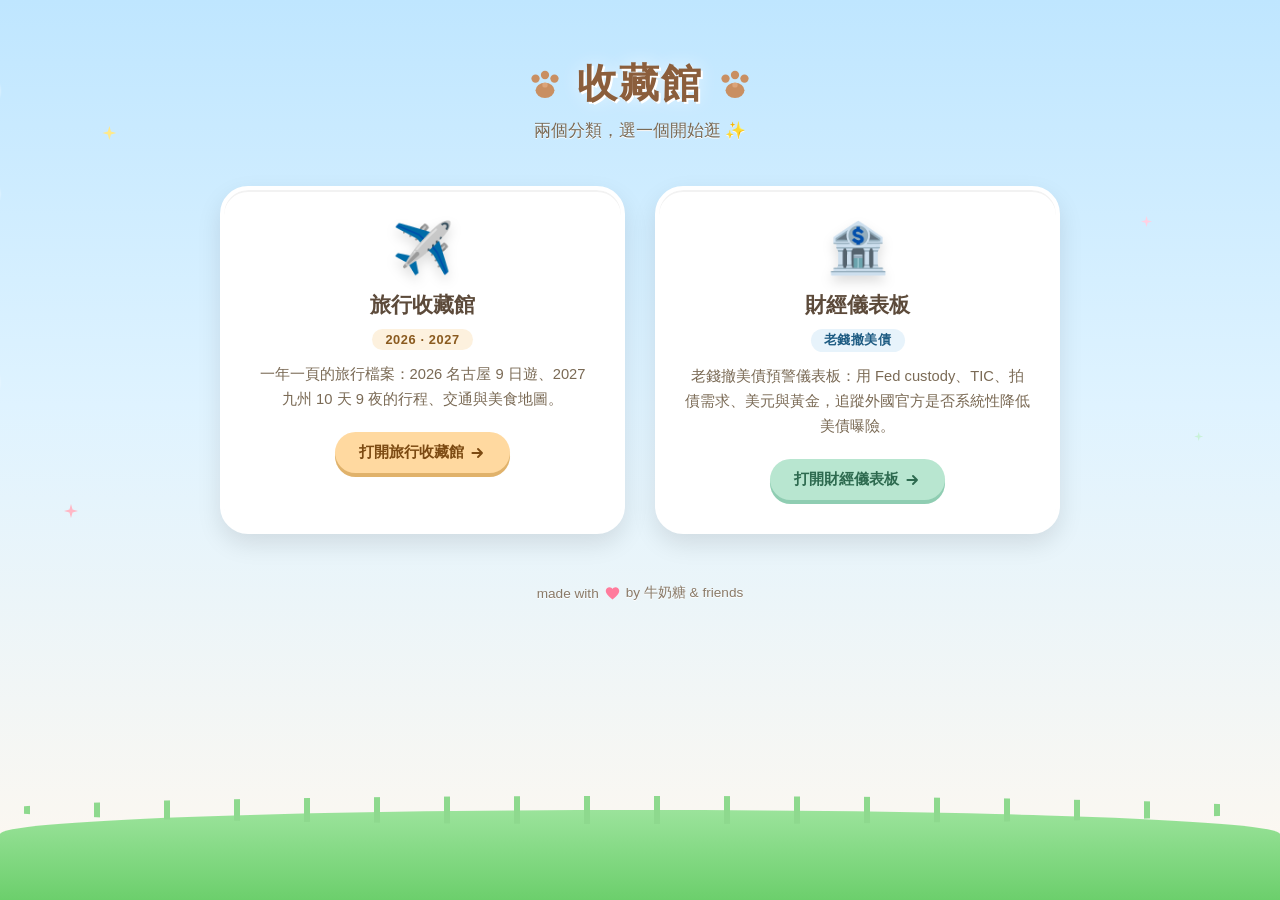
<file: index.html>
<!DOCTYPE html>
<html lang="zh-Hant">
<head>
<meta charset="UTF-8">
<meta name="viewport" content="width=device-width,initial-scale=1.0">
<title>🐾 收藏館｜財經 × 旅行</title>
<meta name="description" content="兩個分類：🏦 財經儀表板、✈️ 年度旅行檔案。">
<style>
  :root {
    --cream: #fff8ef;
    --pink: #ffb7c5;
    --peach: #ffd9a0;
    --mint: #b8e6d0;
    --sky: #bfe6ff;
    --brown: #8b5e3c;
    --text: #5c4a3a;
  }
  * { margin: 0; padding: 0; box-sizing: border-box; }
  body {
    font-family: "Comic Sans MS", "Chalkboard SE", "PingFang TC", "Microsoft JhengHei", "Noto Sans TC", cursive, sans-serif;
    background: linear-gradient(180deg, #bfe6ff 0%, #dff3ff 45%, var(--cream) 100%);
    min-height: 100vh;
    overflow-x: hidden;
    color: var(--text);
  }

  /* ---- floating clouds ---- */
  .cloud {
    position: fixed;
    background: #ffffffcc;
    border-radius: 999px;
    filter: blur(1px);
    animation: drift linear infinite;
    z-index: 0;
    pointer-events: none;
  }
  .cloud::before, .cloud::after {
    content: "";
    position: absolute;
    background: #ffffffcc;
    border-radius: 50%;
  }
  .cloud::before { width: 60%; height: 160%; top: -70%; left: 15%; }
  .cloud::after  { width: 45%; height: 130%; top: -40%; right: 12%; }
  .c1 { width: 120px; height: 38px; top: 8%;  animation-duration: 42s; }
  .c2 { width: 90px;  height: 28px; top: 20%; animation-duration: 55s; animation-delay: -20s; }
  .c3 { width: 150px; height: 45px; top: 40%; animation-duration: 65s; animation-delay: -40s; opacity: .7; }
  @keyframes drift {
    from { transform: translateX(-180px); }
    to   { transform: translateX(calc(100vw + 180px)); }
  }

  /* ---- twinkling stars ---- */
  .sparkle {
    position: fixed;
    width: 14px; height: 14px;
    background: #ffe98a;
    clip-path: polygon(50% 0%, 61% 39%, 100% 50%, 61% 61%, 50% 100%, 39% 61%, 0% 50%, 39% 39%);
    animation: twinkle 3s ease-in-out infinite;
    pointer-events: none;
    z-index: 0;
  }
  @keyframes twinkle {
    0%, 100% { transform: scale(.7) rotate(0deg); opacity: .45; }
    50%      { transform: scale(1.15) rotate(25deg); opacity: 1; }
  }

  /* ---- ground grass ---- */
  .ground {
    position: fixed;
    left: 0; right: 0; bottom: 0;
    height: 90px;
    background: linear-gradient(180deg, #9be39b, #6ccf6c);
    border-radius: 50% 50% 0 0 / 24px 24px 0 0;
    z-index: 0;
  }
  .ground::after {
    content: "";
    position: absolute;
    top: -14px; left: 0; right: 0;
    height: 28px;
    background: repeating-linear-gradient(90deg,
      transparent 0 24px,
      #8ed98e 24px 30px,
      transparent 30px 70px);
    border-radius: 50%;
  }

  .wrap {
    position: relative;
    z-index: 1;
    max-width: 880px;
    margin: 0 auto;
    padding: 56px 20px 150px;
    text-align: center;
  }

  h1 {
    font-size: 2.5rem;
    color: var(--brown);
    text-shadow: 2px 2px 0 #fff, 0 0 18px #ffffffaa;
    margin-bottom: 8px;
    letter-spacing: 2px;
    display: flex;
    align-items: center;
    justify-content: center;
    gap: 14px;
  }
  h1 .paw { flex: 0 0 auto; animation: bounce 2.6s ease-in-out infinite; }
  h1 .paw.flip { transform: scaleX(-1); }
  @keyframes bounce {
    0%, 100% { transform: translateY(0) rotate(0deg); }
    30%      { transform: translateY(-10px) rotate(-4deg); }
    60%      { transform: translateY(0) rotate(3deg); }
  }
  .sub {
    font-size: 1.05rem;
    color: #7a6a55;
    margin-bottom: 44px;
    text-shadow: 0 1px 0 #fff;
  }

  /* ---- category cards ---- */
  .cards {
    display: grid;
    grid-template-columns: repeat(auto-fit, minmax(280px, 1fr));
    gap: 30px;
  }
  .cat {
    display: flex;
    flex-direction: column;
    align-items: center;
    background: #fff;
    border-radius: 28px;
    padding: 34px 26px 30px;
    text-decoration: none;
    color: var(--text);
    border: 4px solid #fff;
    outline: 3px solid transparent;
    box-shadow: 0 10px 24px #0000001a, 0 2px 0 #0000000d inset;
    transition: transform .25s ease, box-shadow .25s ease, outline-color .25s ease;
  }
  .cat:hover {
    transform: translateY(-8px) rotate(-1deg);
    box-shadow: 0 18px 34px #00000026;
    outline-color: var(--pink);
  }
  .cat:active { transform: translateY(-2px) scale(.98); }
  .cat.finance:hover { outline-color: var(--mint); }

  .cat .badge {
    font-size: 3.1rem;
    line-height: 1;
    margin-bottom: 16px;
    filter: drop-shadow(0 6px 6px #00000022);
  }
  .cat.travel .badge { animation: bounce 3.2s ease-in-out infinite; }
  .cat.finance .badge { animation: sway 3.6s ease-in-out infinite; }
  @keyframes sway {
    0%, 100% { transform: rotate(-6deg); }
    50%      { transform: rotate(6deg); }
  }

  .cat h2 { font-size: 1.32rem; margin-bottom: 10px; line-height: 1.4; }
  .cat .tag {
    display: inline-block;
    font-size: .8rem;
    font-weight: bold;
    letter-spacing: .6px;
    border-radius: 999px;
    padding: 3px 13px;
    margin-bottom: 12px;
  }
  .cat.travel .tag { background: #fdf1de; color: #8a5a1f; }
  .cat.finance .tag { background: #e7f3fb; color: #1d5b82; }
  .cat p { font-size: .92rem; color: #7a6a55; line-height: 1.7; }

  .go {
    display: inline-flex;
    align-items: center;
    gap: 6px;
    margin-top: 20px;
    background: var(--peach);
    color: #7c4a12;
    font-weight: bold;
    padding: 10px 24px;
    border-radius: 999px;
    font-size: .95rem;
    box-shadow: 0 4px 0 #e0b26b;
    transition: transform .15s ease;
  }
  .cat.finance .go { background: var(--mint); color: #2d6a4f; box-shadow: 0 4px 0 #8fcdb2; }
  .cat:hover .go { transform: translateY(-2px); }
  .cat:hover .go svg { transform: translateX(3px); }
  .go svg { transition: transform .2s ease; }

  footer {
    margin-top: 50px;
    font-size: .85rem;
    color: #8a7a68;
    text-shadow: 0 1px 0 #fff;
    display: flex;
    align-items: center;
    justify-content: center;
    gap: 6px;
  }
  footer .heart { display: inline-block; animation: bounce 1.4s ease-in-out infinite; }

  @media (max-width: 520px) {
    h1 { font-size: 1.7rem; gap: 8px; }
    h1 .paw { width: 26px; height: 26px; }
    .wrap { padding-top: 44px; }
    .cat .badge { font-size: 2.6rem; }
  }
</style>
</head>
<body>

  <!-- sky decorations -->
  <div class="cloud c1" style="left:-120px"></div>
  <div class="cloud c2" style="left:-90px"></div>
  <div class="cloud c3" style="left:-150px"></div>
  <span class="sparkle" style="top:14%; left:8%;  animation-delay:0s;   background:#ffe98a"></span>
  <span class="sparkle" style="top:24%; right:10%; animation-delay:.8s; width:11px; height:11px; background:#ffd0e3"></span>
  <span class="sparkle" style="top:56%; left:5%;  animation-delay:1.6s; background:#ffb7c5"></span>
  <span class="sparkle" style="top:48%; right:6%;  animation-delay:2.2s; width:9px; height:9px; background:#c9f2d8"></span>
  <div class="ground"></div>

  <div class="wrap">
    <h1>
      <svg class="paw" viewBox="0 0 40 40" width="36" height="36" aria-hidden="true">
        <ellipse cx="20" cy="27" rx="10.5" ry="8.5" fill="#c98f62"/>
        <circle cx="9.5" cy="14" r="4.6" fill="#c98f62"/>
        <circle cx="20" cy="10" r="4.6" fill="#c98f62"/>
        <circle cx="30.5" cy="14" r="4.6" fill="#c98f62"/>
        <circle cx="20" cy="21" r="3" fill="#e8b48c" opacity=".6"/>
      </svg>
      收藏館
      <svg class="paw flip" viewBox="0 0 40 40" width="36" height="36" aria-hidden="true">
        <ellipse cx="20" cy="27" rx="10.5" ry="8.5" fill="#c98f62"/>
        <circle cx="9.5" cy="14" r="4.6" fill="#c98f62"/>
        <circle cx="20" cy="10" r="4.6" fill="#c98f62"/>
        <circle cx="30.5" cy="14" r="4.6" fill="#c98f62"/>
        <circle cx="20" cy="21" r="3" fill="#e8b48c" opacity=".6"/>
      </svg>
    </h1>
    <p class="sub">兩個分類，選一個開始逛 ✨</p>

    <div class="cards">

      <!-- ===== 旅行 ===== -->
      <a class="cat travel" href="travel/">
        <div class="badge" aria-hidden="true">✈️</div>
        <h2>旅行收藏館</h2>
        <span class="tag">2026 · 2027</span>
        <p>一年一頁的旅行檔案：2026 名古屋 9 日遊、2027 九州 10 天 9 夜的行程、交通與美食地圖。</p>
        <span class="go">打開旅行收藏館
          <svg viewBox="0 0 20 20" width="16" height="16" aria-hidden="true">
            <path d="M3 10 h12 m-5 -5 l5 5 l-5 5" stroke="currentColor" stroke-width="2.4" fill="none" stroke-linecap="round" stroke-linejoin="round"/>
          </svg>
        </span>
      </a>

      <!-- ===== 財經 ===== -->
      <a class="cat finance" href="finance/">
        <div class="badge" aria-hidden="true">🏦</div>
        <h2>財經儀表板</h2>
        <span class="tag">老錢撤美債</span>
        <p>老錢撤美債預警儀表板：用 Fed custody、TIC、拍債需求、美元與黃金，追蹤外國官方是否系統性降低美債曝險。</p>
        <span class="go">打開財經儀表板
          <svg viewBox="0 0 20 20" width="16" height="16" aria-hidden="true">
            <path d="M3 10 h12 m-5 -5 l5 5 l-5 5" stroke="currentColor" stroke-width="2.4" fill="none" stroke-linecap="round" stroke-linejoin="round"/>
          </svg>
        </span>
      </a>

    </div>

    <footer>
      made with
      <svg class="heart" viewBox="0 0 20 20" width="15" height="15" aria-hidden="true">
        <path d="M10 18 C4 13 1 9.5 1 6.5 C1 3.5 3.5 1.5 6 1.5 C7.8 1.5 9.3 2.5 10 4 C10.7 2.5 12.2 1.5 14 1.5 C16.5 1.5 19 3.5 19 6.5 C19 9.5 16 13 10 18 Z" fill="#ff7b9c"/>
      </svg>
      by 牛奶糖 &amp; friends
    </footer>
  </div>

</body>
</html>
</file>
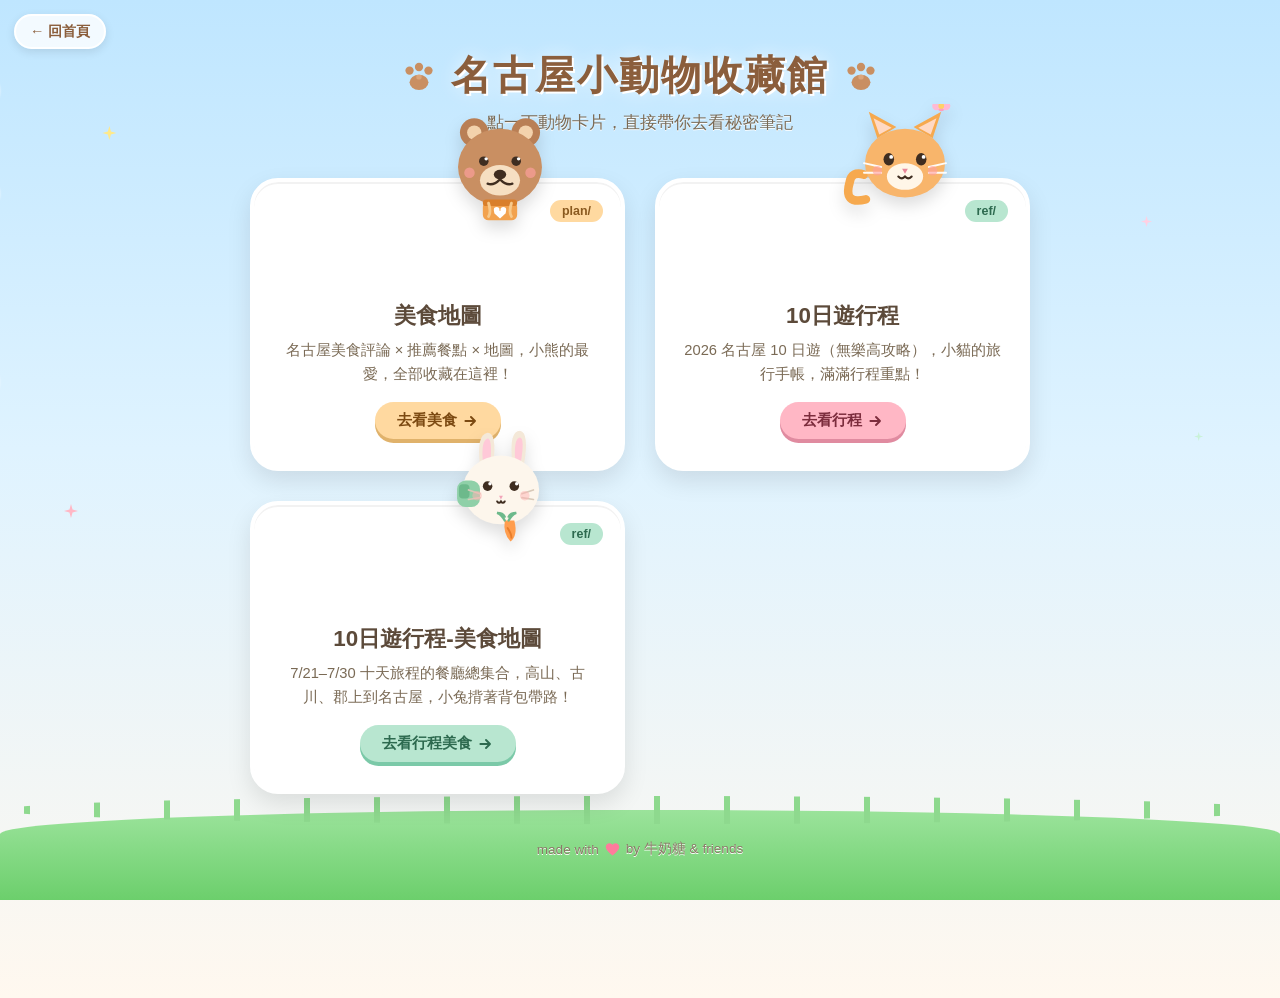
<file: 2026/index.html>
<!DOCTYPE html>
<html lang="zh-Hant">
<head>
<meta charset="UTF-8">
<meta name="viewport" content="width=device-width,initial-scale=1.0">
<title>🐾 名古屋小動物收藏館</title>
<style>
  :root {
    --cream: #fff8ef;
    --pink: #ffb7c5;
    --peach: #ffd9a0;
    --mint: #b8e6d0;
    --brown: #8b5e3c;
    --text: #5c4a3a;
  }
  * { margin: 0; padding: 0; box-sizing: border-box; }
  body {
    font-family: "Comic Sans MS", "Chalkboard SE", "PingFang TC", "Microsoft JhengHei", "Noto Sans TC", cursive, sans-serif;
    background: linear-gradient(180deg, #bfe6ff 0%, #dff3ff 45%, var(--cream) 100%);
    min-height: 100vh;
    overflow-x: hidden;
    color: var(--text);
  }

  /* ---- floating clouds ---- */
  .cloud {
    position: fixed;
    background: #ffffffcc;
    border-radius: 999px;
    filter: blur(1px);
    animation: drift linear infinite;
    z-index: 0;
    pointer-events: none;
  }
  .cloud::before, .cloud::after {
    content: "";
    position: absolute;
    background: #ffffffcc;
    border-radius: 50%;
  }
  .cloud::before { width: 60%; height: 160%; top: -70%; left: 15%; }
  .cloud::after  { width: 45%; height: 130%; top: -40%; right: 12%; }
  .c1 { width: 120px; height: 38px; top: 8%;  animation-duration: 42s; }
  .c2 { width: 90px;  height: 28px; top: 20%; animation-duration: 55s; animation-delay: -20s; }
  .c3 { width: 150px; height: 45px; top: 40%; animation-duration: 65s; animation-delay: -40s; opacity: .7; }
  @keyframes drift {
    from { transform: translateX(-180px); }
    to   { transform: translateX(calc(100vw + 180px)); }
  }

  /* ---- twinkling stars (pure CSS shapes) ---- */
  .sparkle {
    position: fixed;
    width: 14px; height: 14px;
    background: #ffe98a;
    clip-path: polygon(50% 0%, 61% 39%, 100% 50%, 61% 61%, 50% 100%, 39% 61%, 0% 50%, 39% 39%);
    animation: twinkle 3s ease-in-out infinite;
    pointer-events: none;
    z-index: 0;
  }
  @keyframes twinkle {
    0%, 100% { transform: scale(.7) rotate(0deg); opacity: .45; }
    50%      { transform: scale(1.15) rotate(25deg); opacity: 1; }
  }

  /* ---- ground grass ---- */
  .ground {
    position: fixed;
    left: 0; right: 0; bottom: 0;
    height: 90px;
    background: linear-gradient(180deg, #9be39b, #6ccf6c);
    border-radius: 50% 50% 0 0 / 24px 24px 0 0;
    z-index: 0;
  }
  .ground::after {
    content: "";
    position: absolute;
    top: -14px; left: 0; right: 0;
    height: 28px;
    background: repeating-linear-gradient(90deg,
      transparent 0 24px,
      #8ed98e 24px 30px,
      transparent 30px 70px);
    border-radius: 50%;
  }

  .wrap {
    position: relative;
    z-index: 1;
    max-width: 820px;
    margin: 0 auto;
    padding: 48px 20px 140px;
    text-align: center;
  }

  h1 {
    font-size: 2.5rem;
    color: var(--brown);
    text-shadow: 2px 2px 0 #fff, 0 0 18px #ffffffaa;
    margin-bottom: 8px;
    letter-spacing: 2px;
    display: flex;
    align-items: center;
    justify-content: center;
    gap: 14px;
  }
  h1 .paw { flex: 0 0 auto; animation: bounce 2.6s ease-in-out infinite; }
  h1 .paw.flip { transform: scaleX(-1); }
  .sub {
    font-size: 1.05rem;
    color: #7a6a55;
    margin-bottom: 44px;
    text-shadow: 0 1px 0 #fff;
  }

  /* ---- card grid ---- */
  .cards {
    display: grid;
    grid-template-columns: repeat(auto-fit, minmax(260px, 1fr));
    gap: 30px;
  }
  .card {
    position: relative;
    background: #fff;
    border-radius: 28px;
    padding: 118px 24px 28px;
    box-shadow: 0 10px 24px #0000001a, 0 2px 0 #0000000d inset;
    border: 4px solid #fff;
    outline: 3px solid transparent;
    transition: transform .25s ease, box-shadow .25s ease, outline-color .25s ease;
    text-decoration: none;
    color: var(--text);
    display: block;
  }
  .card:hover {
    transform: translateY(-8px) rotate(-1deg);
    box-shadow: 0 18px 34px #00000026;
    outline-color: var(--pink);
  }
  .card:active { transform: translateY(-2px) scale(.98); }

  .card .badge {
    position: absolute;
    top: 18px; right: 18px;
    font-size: .78rem;
    background: var(--mint);
    color: #2d6a4f;
    padding: 4px 12px;
    border-radius: 999px;
    font-weight: bold;
  }
  .card.plan .badge { background: var(--peach); color: #8a5a1f; }

  .card h2 { font-size: 1.4rem; margin-bottom: 8px; }
  .card p { font-size: .92rem; color: #7a6a55; line-height: 1.6; }

  .go {
    display: inline-flex;
    align-items: center;
    gap: 6px;
    margin-top: 16px;
    background: var(--pink);
    color: #7c2d3d;
    font-weight: bold;
    padding: 8px 22px;
    border-radius: 999px;
    font-size: .95rem;
    box-shadow: 0 4px 0 #e08ba0;
    transition: transform .15s ease, box-shadow .15s ease;
  }
  .go svg { transition: transform .2s ease; }
  .card.plan .go { background: var(--peach); box-shadow: 0 4px 0 #e0b26b; color: #7c4a12; }
  .card.trip .go { background: var(--mint); box-shadow: 0 4px 0 #7bc9a8; color: #2d6a4f; }
  .card:hover .go { transform: translateY(-2px); box-shadow: 0 6px 0 #e08ba0; }
  .card:hover .go svg { transform: translateX(3px); }
  .card.plan:hover .go { box-shadow: 0 6px 0 #e0b26b; }
  .card.trip:hover .go { box-shadow: 0 6px 0 #7bc9a8; }

  /* ---- animals ---- */
  .animal {
    position: absolute;
    top: -78px;
    left: 50%;
    width: 124px;
    height: 124px;
    filter: drop-shadow(0 8px 8px #00000022);
  }
  .animal svg { width: 100%; height: 100%; display: block; }
  .animal.bear { animation: sway 3.6s ease-in-out infinite; }
  .animal.cat  { animation: bounce 2.4s ease-in-out infinite; }
  .animal.bunny{ animation: hop 2.8s ease-in-out infinite; }

  @keyframes hop {
    0%, 100% { transform: translateX(-50%) translateY(0) rotate(0deg); }
    25%      { transform: translateX(-50%) translateY(-16px) rotate(-4deg); }
    55%      { transform: translateX(-50%) translateY(0) rotate(2deg); }
    75%      { transform: translateX(-50%) translateY(-7px) rotate(-2deg); }
  }

  @keyframes bounce {
    0%, 100% { transform: translateX(-50%) translateY(0) rotate(0deg); }
    30%      { transform: translateX(-50%) translateY(-14px) rotate(-3deg); }
    60%      { transform: translateX(-50%) translateY(0) rotate(2deg); }
  }
  @keyframes sway {
    0%, 100% { transform: translateX(-50%) rotate(-5deg); }
    50%      { transform: translateX(-50%) rotate(5deg); }
  }

  /* SVG part animations */
  .ear, .tail, .flower, .pot, .carrot {
    transform-box: fill-box;
  }
  .ear   { animation: earwig 2.8s ease-in-out infinite; transform-origin: bottom center; }
  .cat .ear { animation-delay: .4s; }
  .bunny .ear { animation-delay: .8s; }
  .tail  { animation: tailwag 1.6s ease-in-out infinite; transform-origin: right center; }
  .flower{ animation: earwig 2.2s ease-in-out infinite; transform-origin: bottom center; }
  .pot   { animation: potbob 2.4s ease-in-out infinite; }
  .carrot{ animation: potbob 2s ease-in-out infinite; }
  @keyframes earwig {
    0%, 100% { transform: rotate(0deg); }
    35%      { transform: rotate(-14deg); }
    65%      { transform: rotate(6deg); }
  }
  @keyframes tailwag {
    0%, 100% { transform: rotate(-12deg); }
    50%      { transform: rotate(16deg); }
  }
  @keyframes potbob {
    0%, 100% { transform: translateY(0); }
    50%      { transform: translateY(-4px); }
  }

  footer {
    margin-top: 46px;
    font-size: .85rem;
    color: #8a7a68;
    text-shadow: 0 1px 0 #fff;
    display: flex;
    align-items: center;
    justify-content: center;
    gap: 6px;
  }
  footer .heart { display: inline-block; animation: bounce 1.4s ease-in-out infinite; }

  @media (max-width: 520px) {
    h1 { font-size: 1.7rem; gap: 8px; }
    h1 .paw { width: 26px; height: 26px; }
    .animal { width: 104px; height: 104px; top: -66px; }
    .card { padding-top: 100px; }
  }
</style>
</head>
<body>

  <a href="../" style="position:fixed;top:14px;left:14px;z-index:5;background:#fffc;border:2px solid #fff;border-radius:999px;padding:6px 14px;text-decoration:none;color:#8b5e3c;font-weight:bold;font-size:.9rem;box-shadow:0 3px 10px #0000001a;">← 回首頁</a>

  <!-- sky decorations -->
  <div class="cloud c1" style="left:-120px"></div>
  <div class="cloud c2" style="left:-90px"></div>
  <div class="cloud c3" style="left:-150px"></div>
  <span class="sparkle" style="top:14%; left:8%;  animation-delay:0s;   background:#ffe98a"></span>
  <span class="sparkle" style="top:24%; right:10%; animation-delay:.8s; width:11px; height:11px; background:#ffd0e3"></span>
  <span class="sparkle" style="top:56%; left:5%;  animation-delay:1.6s; background:#ffb7c5"></span>
  <span class="sparkle" style="top:48%; right:6%;  animation-delay:2.2s; width:9px; height:9px; background:#c9f2d8"></span>
  <div class="ground"></div>

  <div class="wrap">
    <h1>
      <svg class="paw" viewBox="0 0 40 40" width="36" height="36" aria-hidden="true">
        <ellipse cx="20" cy="27" rx="10.5" ry="8.5" fill="#c98f62"/>
        <circle cx="9.5" cy="14" r="4.6" fill="#c98f62"/>
        <circle cx="20" cy="10" r="4.6" fill="#c98f62"/>
        <circle cx="30.5" cy="14" r="4.6" fill="#c98f62"/>
        <circle cx="20" cy="21" r="3" fill="#e8b48c" opacity=".6"/>
      </svg>
      名古屋小動物收藏館
      <svg class="paw flip" viewBox="0 0 40 40" width="36" height="36" aria-hidden="true">
        <ellipse cx="20" cy="27" rx="10.5" ry="8.5" fill="#c98f62"/>
        <circle cx="9.5" cy="14" r="4.6" fill="#c98f62"/>
        <circle cx="20" cy="10" r="4.6" fill="#c98f62"/>
        <circle cx="30.5" cy="14" r="4.6" fill="#c98f62"/>
        <circle cx="20" cy="21" r="3" fill="#e8b48c" opacity=".6"/>
      </svg>
    </h1>
    <p class="sub">點一下動物卡片，直接帶你去看秘密筆記</p>

    <div class="cards">

      <!-- plan / -->
      <a class="card plan" href="plan/food-map.html">
        <span class="badge">plan/</span>
        <div class="animal bear" aria-hidden="true">
          <svg viewBox="0 0 130 130">
            <!-- ears -->
            <g class="ear">
              <circle cx="38" cy="30" r="15" fill="#b97f55"/>
              <circle cx="38" cy="30" r="7.5" fill="#f3d2ac"/>
            </g>
            <g class="ear">
              <circle cx="92" cy="30" r="15" fill="#b97f55"/>
              <circle cx="92" cy="30" r="7.5" fill="#f3d2ac"/>
            </g>
            <!-- head -->
            <ellipse cx="65" cy="66" rx="44" ry="40" fill="#c98f62"/>
            <!-- muzzle -->
            <ellipse cx="65" cy="80" rx="21" ry="16" fill="#f6dfc2"/>
            <!-- eyes -->
            <circle cx="48" cy="60" r="5" fill="#3f2d20"/>
            <circle cx="82" cy="60" r="5" fill="#3f2d20"/>
            <circle cx="50.5" cy="57.5" r="1.8" fill="#fff"/>
            <circle cx="84.5" cy="57.5" r="1.8" fill="#fff"/>
            <!-- nose -->
            <ellipse cx="65" cy="74" rx="6.5" ry="5" fill="#3f2d20"/>
            <!-- mouth -->
            <path d="M65 79 q-7 7 -13 4.5" stroke="#3f2d20" stroke-width="2.4" fill="none" stroke-linecap="round"/>
            <path d="M65 79 q7 7 13 4.5" stroke="#3f2d20" stroke-width="2.4" fill="none" stroke-linecap="round"/>
            <!-- blush -->
            <circle cx="33" cy="72" r="5.5" fill="#ff9f9f" opacity=".65"/>
            <circle cx="97" cy="72" r="5.5" fill="#ff9f9f" opacity=".65"/>
            <!-- honey pot -->
            <g class="pot">
              <rect x="47" y="102" width="36" height="20" rx="6" fill="#f2a24e"/>
              <rect x="47" y="100" width="36" height="7" rx="3.5" fill="#d97f2a"/>
              <path d="M53 104 q3 9 0 14" stroke="#f7c98a" stroke-width="3" fill="none" stroke-linecap="round"/>
              <path d="M77 104 q-3 9 0 14" stroke="#f7c98a" stroke-width="3" fill="none" stroke-linecap="round"/>
              <g transform="translate(65,113)">
                <circle cx="-3.5" cy="-2" r="3" fill="#fff"/>
                <circle cx="3.5" cy="-2" r="3" fill="#fff"/>
                <path d="M-6 -1 L6 -1 L6 1.5 L0 7 L-6 1.5 Z" fill="#fff"/>
              </g>
            </g>
          </svg>
        </div>
        <h2>美食地圖</h2>
        <p>名古屋美食評論 × 推薦餐點 × 地圖，小熊的最愛，全部收藏在這裡！</p>
        <span class="go">去看美食
          <svg viewBox="0 0 20 20" width="16" height="16" aria-hidden="true">
            <path d="M3 10 h12 m-5 -5 l5 5 l-5 5" stroke="currentColor" stroke-width="2.4" fill="none" stroke-linecap="round" stroke-linejoin="round"/>
          </svg>
        </span>
      </a>

      <!-- ref / -->
      <a class="card" href="ref/2026%E5%90%8D%E5%8F%A4%E5%B1%8B10%E6%97%A5%E9%81%8A(%E8%A1%8C%E7%A8%8B-%E7%84%A1%E6%A8%82%E9%AB%98%E6%94%BB%E7%95%A5).html">
        <span class="badge">ref/</span>
        <div class="animal cat" aria-hidden="true">
          <svg viewBox="0 0 130 130">
            <!-- tail -->
            <path class="tail" d="M24 100 q-24 6 -17 -18 q2 -12 15 -8" stroke="#f6a94e" stroke-width="9" fill="none" stroke-linecap="round"/>
            <!-- ears -->
            <g class="ear">
              <path d="M36 36 L27 8 L56 24 Z" fill="#f6a94e"/>
              <path d="M38 32 L32 15 L51 25 Z" fill="#ffd9c4"/>
            </g>
            <g class="ear">
              <path d="M94 36 L103 8 L74 24 Z" fill="#f6a94e"/>
              <path d="M92 32 L98 15 L79 25 Z" fill="#ffd9c4"/>
            </g>
            <!-- head -->
            <ellipse cx="65" cy="62" rx="42" ry="36" fill="#f8b56b"/>
            <!-- chest patch -->
            <ellipse cx="65" cy="76" rx="19" ry="14" fill="#fff6e8"/>
            <!-- eyes -->
            <ellipse cx="48" cy="58" rx="5.5" ry="6.5" fill="#3f2d20"/>
            <ellipse cx="82" cy="58" rx="5.5" ry="6.5" fill="#3f2d20"/>
            <circle cx="50.5" cy="55.5" r="2" fill="#fff"/>
            <circle cx="84.5" cy="55.5" r="2" fill="#fff"/>
            <!-- nose -->
            <path d="M62 68 L68 68 L65 73 Z" fill="#e8879a"/>
            <!-- mouth -->
            <path d="M58 76 q4 4 7 0" stroke="#3f2d20" stroke-width="2.2" fill="none" stroke-linecap="round"/>
            <path d="M72 76 q-4 4 -7 0" stroke="#3f2d20" stroke-width="2.2" fill="none" stroke-linecap="round"/>
            <!-- whiskers -->
            <g stroke="#fff" stroke-width="2" stroke-linecap="round" opacity=".95">
              <line x1="22" y1="62" x2="40" y2="66"/>
              <line x1="22" y1="72" x2="40" y2="72"/>
              <line x1="108" y1="62" x2="90" y2="66"/>
              <line x1="108" y1="72" x2="90" y2="72"/>
            </g>
            <!-- blush -->
            <circle cx="36" cy="70" r="5" fill="#ff9f9f" opacity=".6"/>
            <circle cx="94" cy="70" r="5" fill="#ff9f9f" opacity=".6"/>
            <!-- flower on ear -->
            <g class="flower">
              <circle cx="103" cy="3" r="4.5" fill="#ff9ec0"/>
              <circle cx="103" cy="-2.5" r="4.5" fill="#ffb9d4"/>
              <circle cx="98" cy="2" r="4.5" fill="#ffb9d4"/>
              <circle cx="108" cy="2" r="4.5" fill="#ffb9d4"/>
              <circle cx="103" cy="2" r="3" fill="#ffd166"/>
            </g>
          </svg>
        </div>
        <h2>10日遊行程</h2>
        <p>2026 名古屋 10 日遊（無樂高攻略），小貓的旅行手帳，滿滿行程重點！</p>
        <span class="go">去看行程
          <svg viewBox="0 0 20 20" width="16" height="16" aria-hidden="true">
            <path d="M3 10 h12 m-5 -5 l5 5 l-5 5" stroke="currentColor" stroke-width="2.4" fill="none" stroke-linecap="round" stroke-linejoin="round"/>
          </svg>
        </span>
      </a>

      <!-- ref/ 10日遊行程-美食地圖 -->
      <a class="card trip" href="ref/10%E6%97%A5%E9%81%8A%E8%A1%8C%E7%A8%8B-%E7%BE%8E%E9%A3%9F%E5%9C%B0%E5%9C%96.html">
        <span class="badge">ref/</span>
        <div class="animal bunny" aria-hidden="true">
          <svg viewBox="0 0 130 130">
            <!-- ears -->
            <g class="ear">
              <path d="M44 40 Q40 8 52 6 Q62 6 58 38 Z" fill="#f4e8d8"/>
              <path d="M47 36 Q45 14 52 12 Q57 12 55 36 Z" fill="#ffc9d8"/>
            </g>
            <g class="ear">
              <path d="M78 38 Q74 4 86 4 Q96 6 90 40 Z" fill="#f4e8d8"/>
              <path d="M81 36 Q79 12 86 11 Q91 12 87 36 Z" fill="#ffc9d8"/>
            </g>
            <!-- head -->
            <ellipse cx="66" cy="66" rx="40" ry="36" fill="#fdf6ec"/>
            <!-- backpack -->
            <rect x="20" y="56" width="24" height="28" rx="9" fill="#8fd0a8"/>
            <rect x="22" y="60" width="11" height="15" rx="4" fill="#6db98b"/>
            <!-- eyes -->
            <circle cx="52" cy="62" r="5" fill="#3f2d20"/>
            <circle cx="80" cy="62" r="5" fill="#3f2d20"/>
            <circle cx="54.5" cy="59.5" r="1.8" fill="#fff"/>
            <circle cx="82.5" cy="59.5" r="1.8" fill="#fff"/>
            <!-- nose -->
            <path d="M64 72 l4 0 l-2 4 Z" fill="#f2a4b8"/>
            <!-- mouth -->
            <path d="M62 78 q2 3 4 0 q2 3 4 0" stroke="#3f2d20" stroke-width="2" fill="none" stroke-linecap="round"/>
            <!-- whiskers -->
            <g stroke="#d8c9b8" stroke-width="1.8" stroke-linecap="round">
              <line x1="32" y1="66" x2="44" y2="70"/>
              <line x1="32" y1="76" x2="44" y2="74"/>
              <line x1="100" y1="66" x2="88" y2="70"/>
              <line x1="100" y1="76" x2="88" y2="74"/>
            </g>
            <!-- blush -->
            <circle cx="41" cy="72" r="5" fill="#ffb3b3" opacity=".5"/>
            <circle cx="91" cy="72" r="5" fill="#ffb3b3" opacity=".5"/>
            <!-- carrot -->
            <g class="carrot">
              <path d="M70 98 q-2 14 6 22 q8 -6 4 -22 Z" fill="#ff9d4d"/>
              <path d="M73 106 q4 6 4 10" stroke="#e87c2a" stroke-width="2" fill="none" stroke-linecap="round"/>
              <path d="M70 98 q-3 -6 -8 -8 q6 0 8 4" stroke="#6db98b" stroke-width="2.4" fill="none" stroke-linecap="round"/>
              <path d="M74 98 q3 -6 8 -8 q-6 0 -8 4" stroke="#6db98b" stroke-width="2.4" fill="none" stroke-linecap="round"/>
            </g>
          </svg>
        </div>
        <h2>10日遊行程-美食地圖</h2>
        <p>7/21–7/30 十天旅程的餐廳總集合，高山、古川、郡上到名古屋，小兔揹著背包帶路！</p>
        <span class="go">去看行程美食
          <svg viewBox="0 0 20 20" width="16" height="16" aria-hidden="true">
            <path d="M3 10 h12 m-5 -5 l5 5 l-5 5" stroke="currentColor" stroke-width="2.4" fill="none" stroke-linecap="round" stroke-linejoin="round"/>
          </svg>
        </span>
      </a>

    </div>

    <footer>
      made with
      <svg class="heart" viewBox="0 0 20 20" width="15" height="15" aria-hidden="true">
        <path d="M10 18 C4 13 1 9.5 1 6.5 C1 3.5 3.5 1.5 6 1.5 C7.8 1.5 9.3 2.5 10 4 C10.7 2.5 12.2 1.5 14 1.5 C16.5 1.5 19 3.5 19 6.5 C19 9.5 16 13 10 18 Z" fill="#ff7b9c"/>
      </svg>
      by 牛奶糖 &amp; friends
    </footer>
  </div>

</body>
</html>
</file>
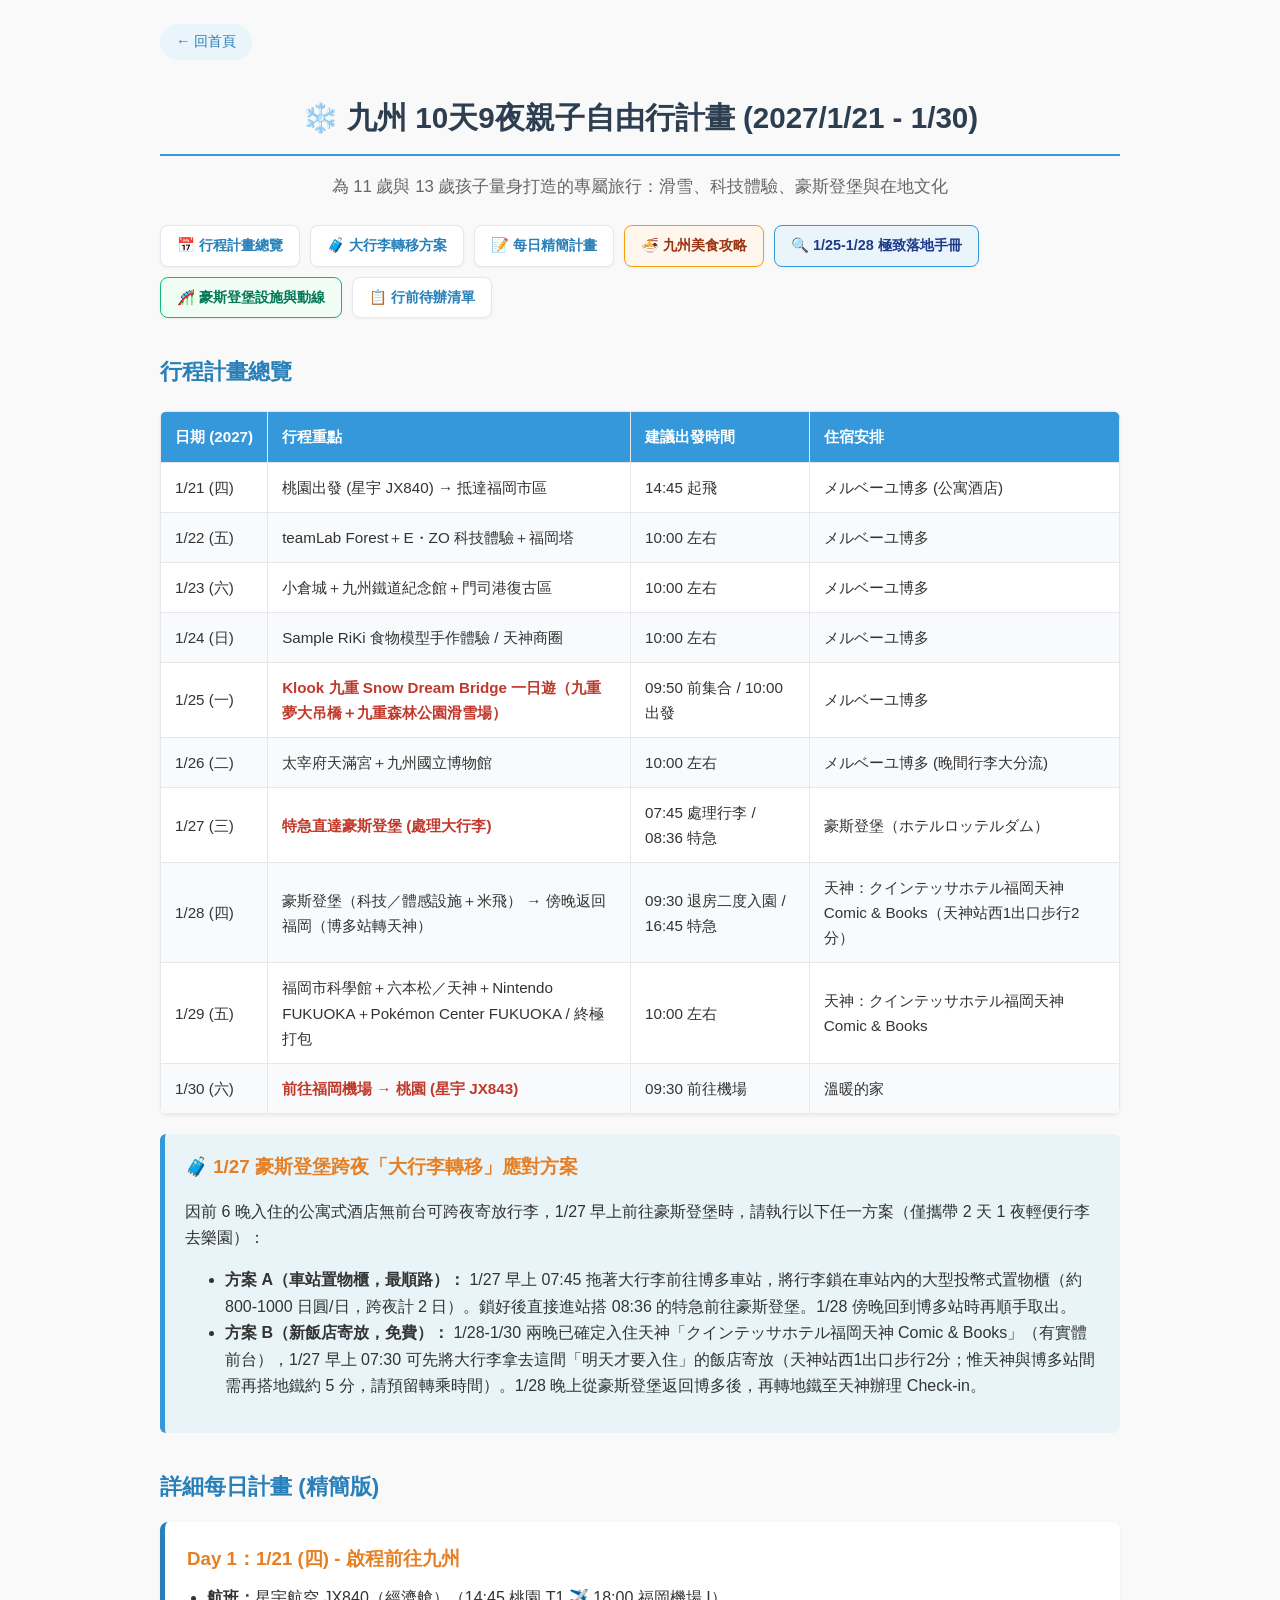
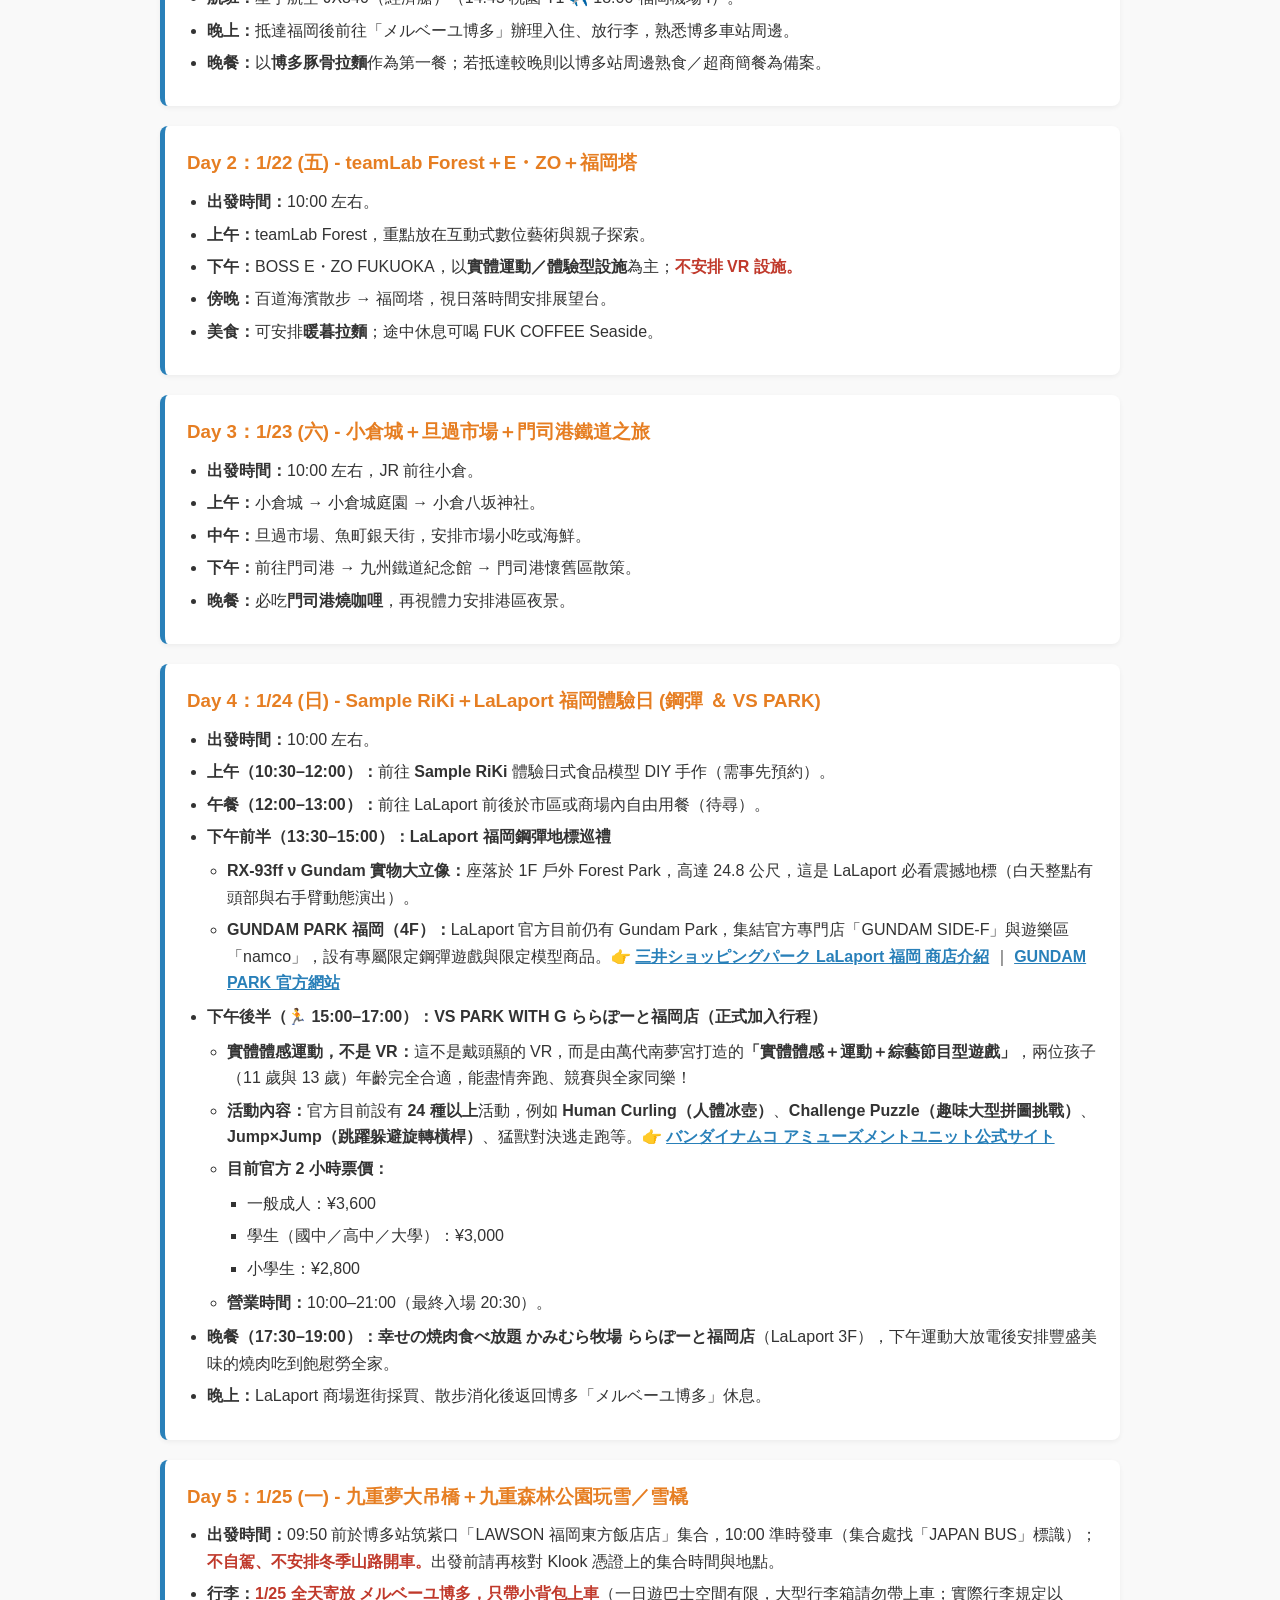
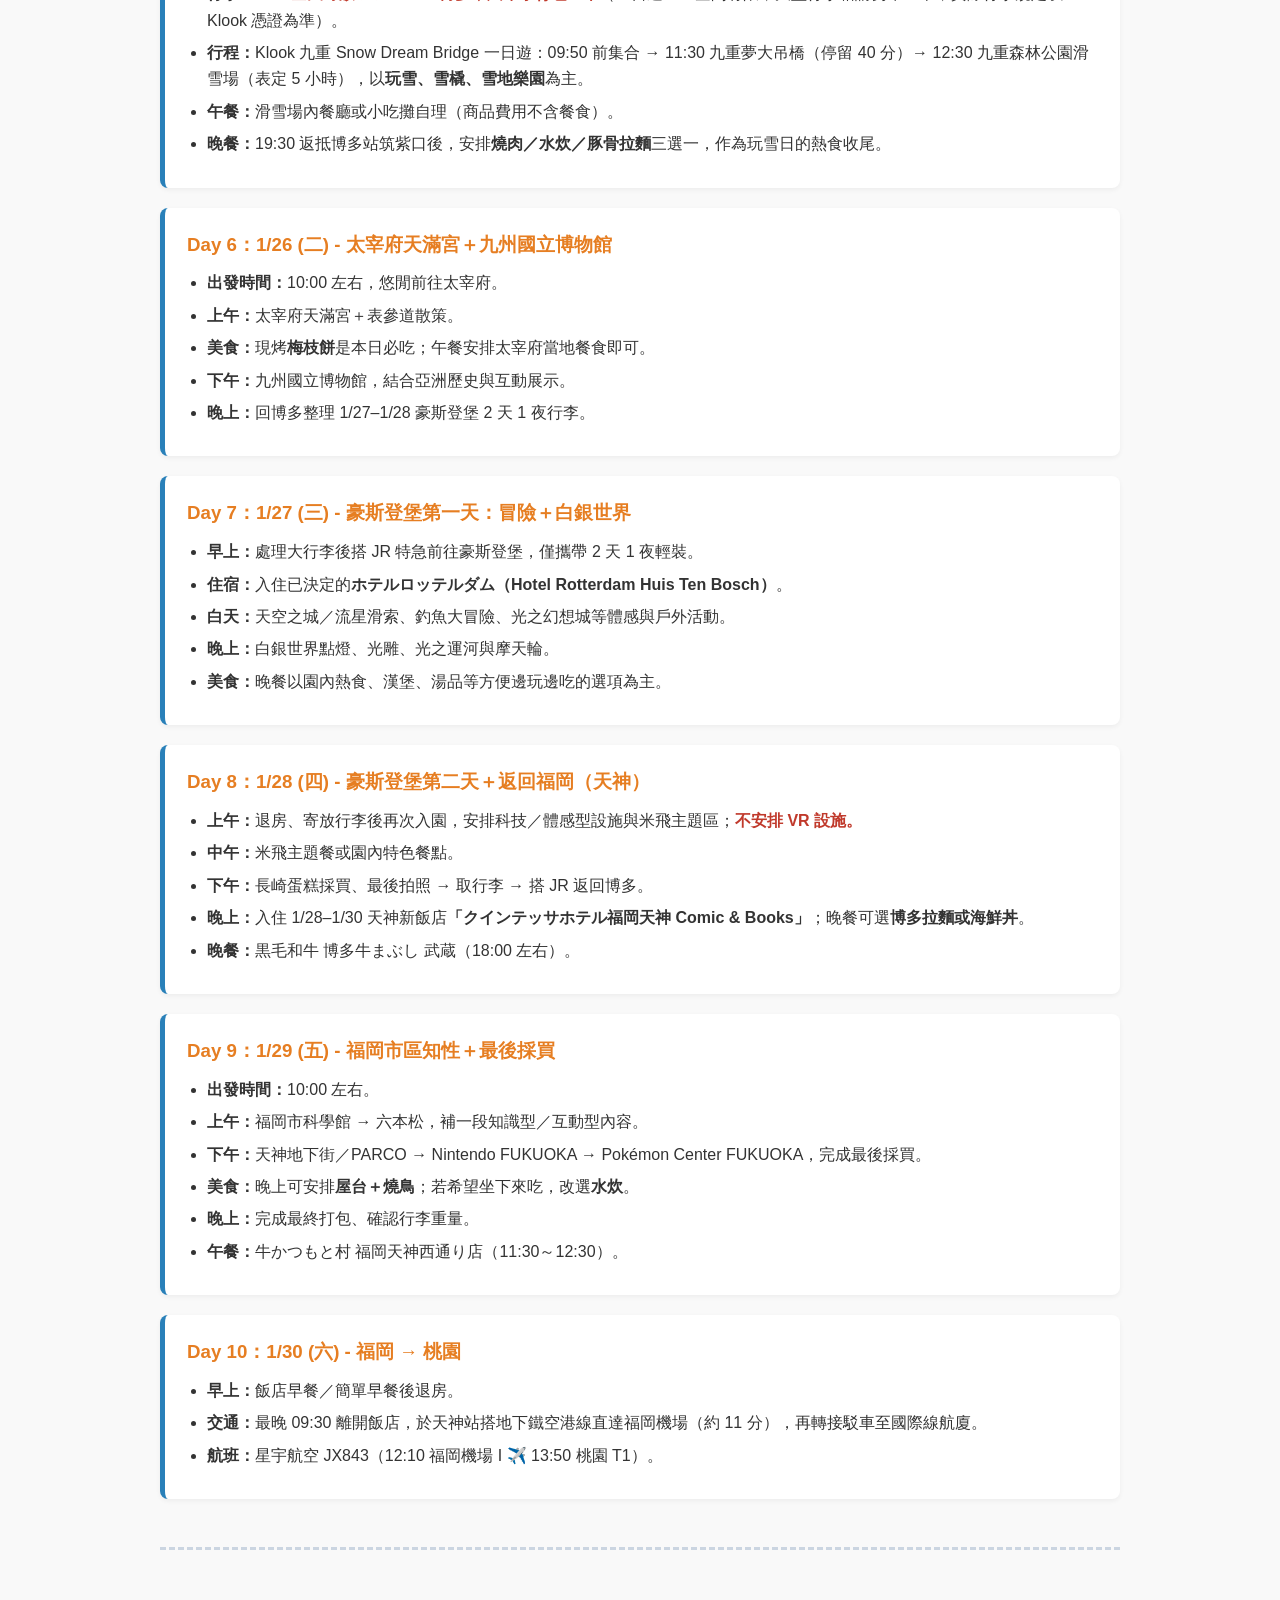
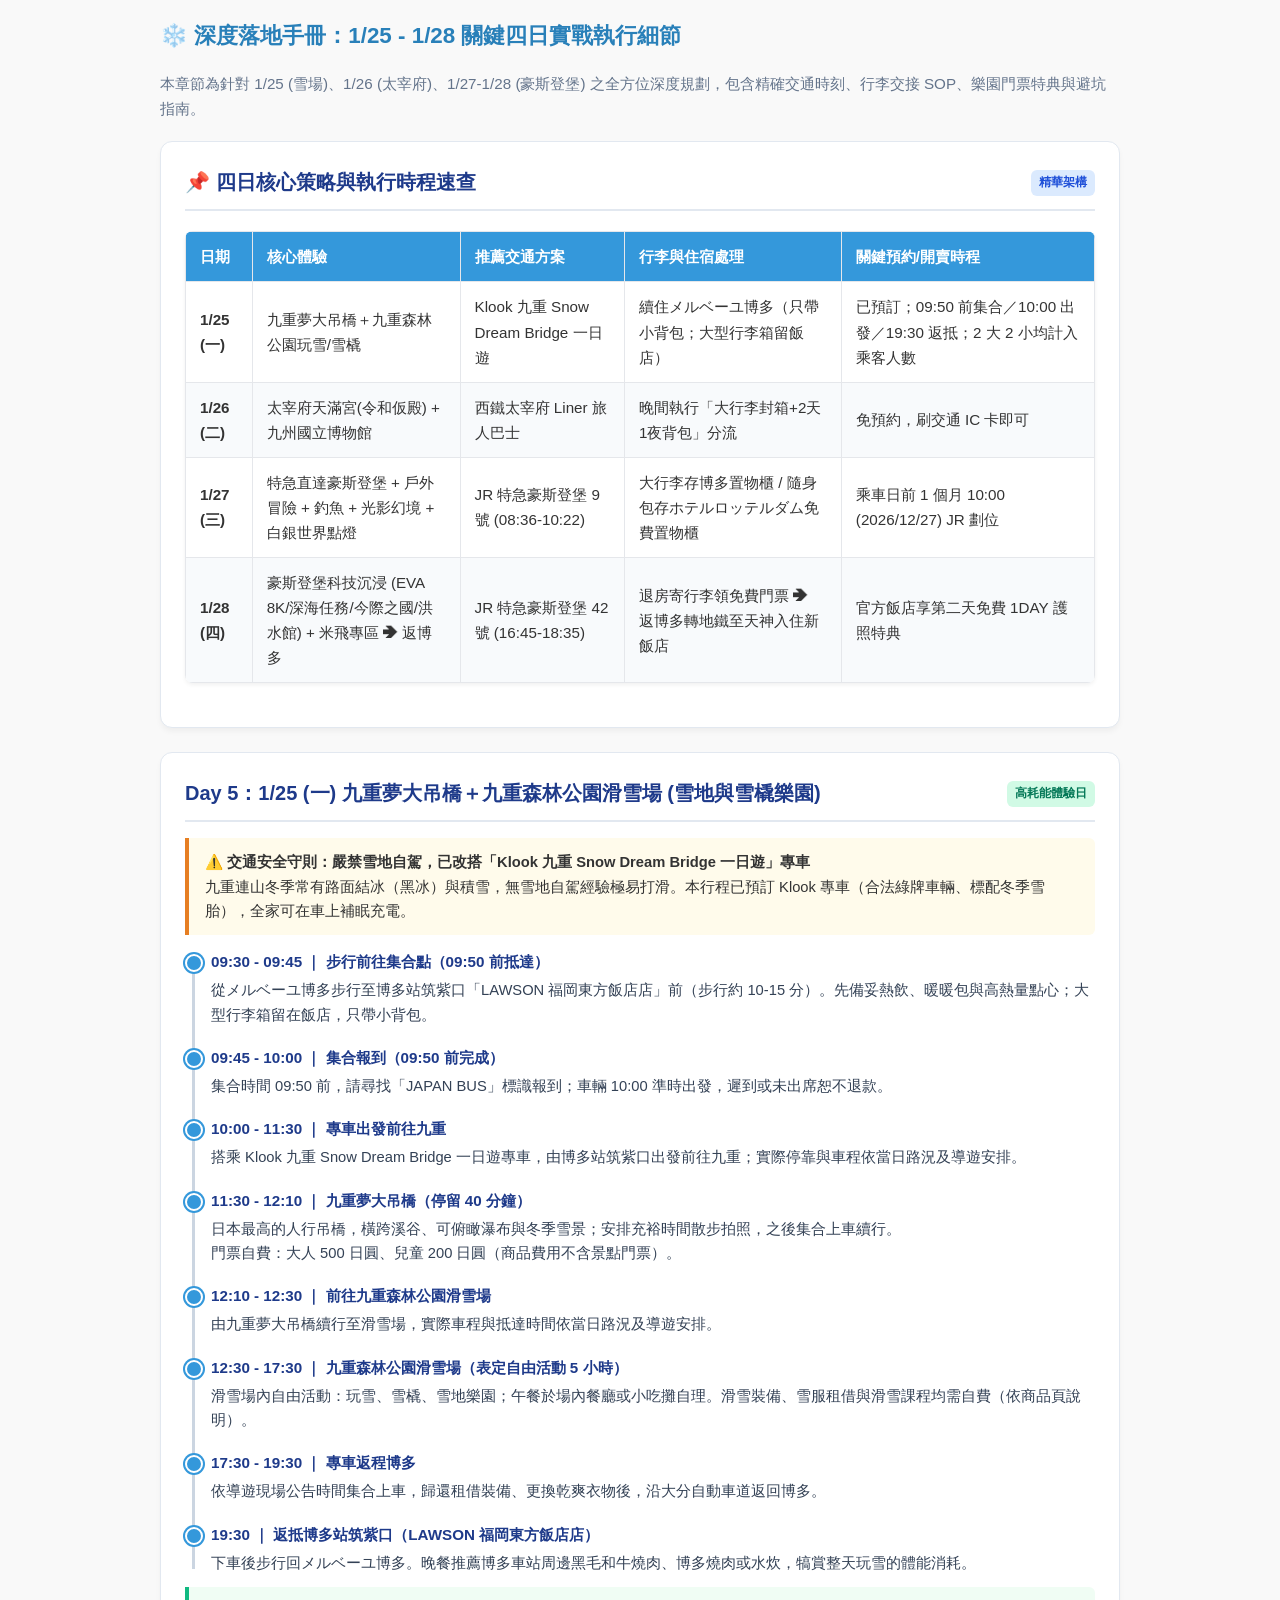
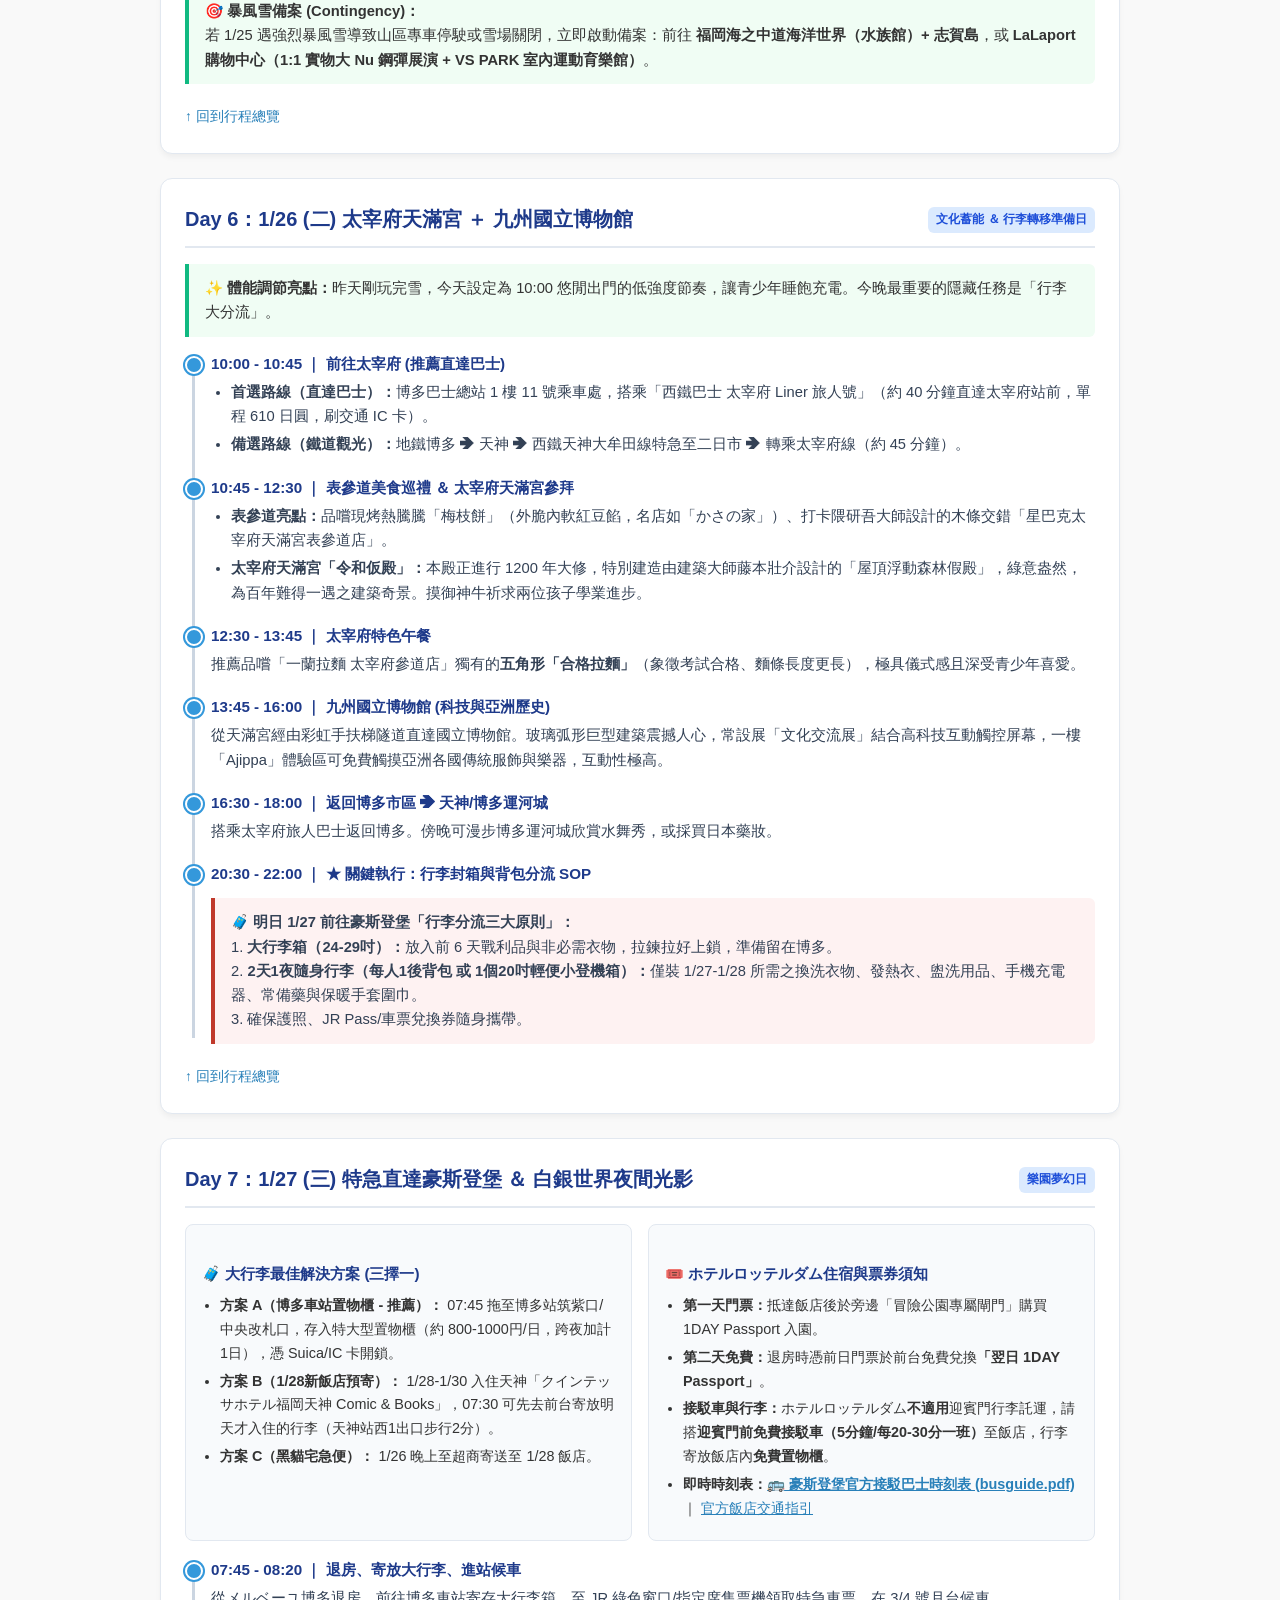
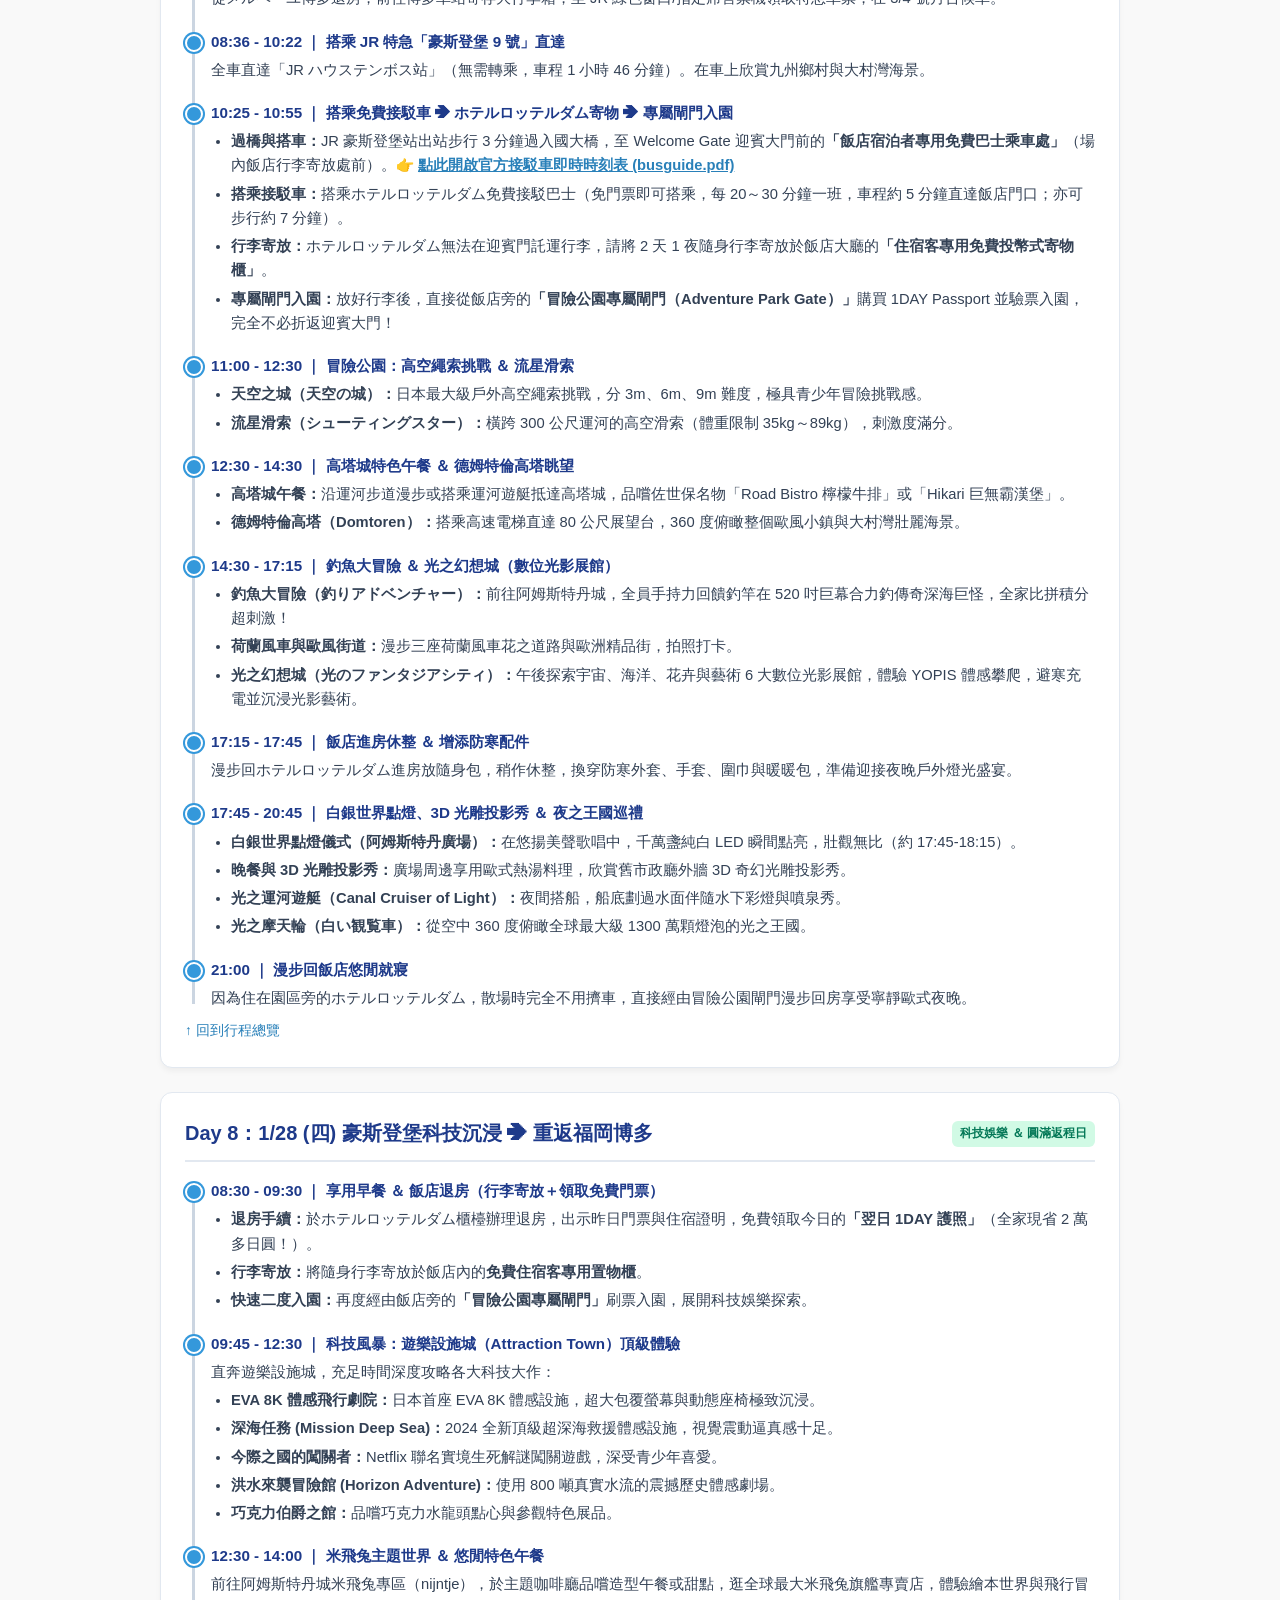
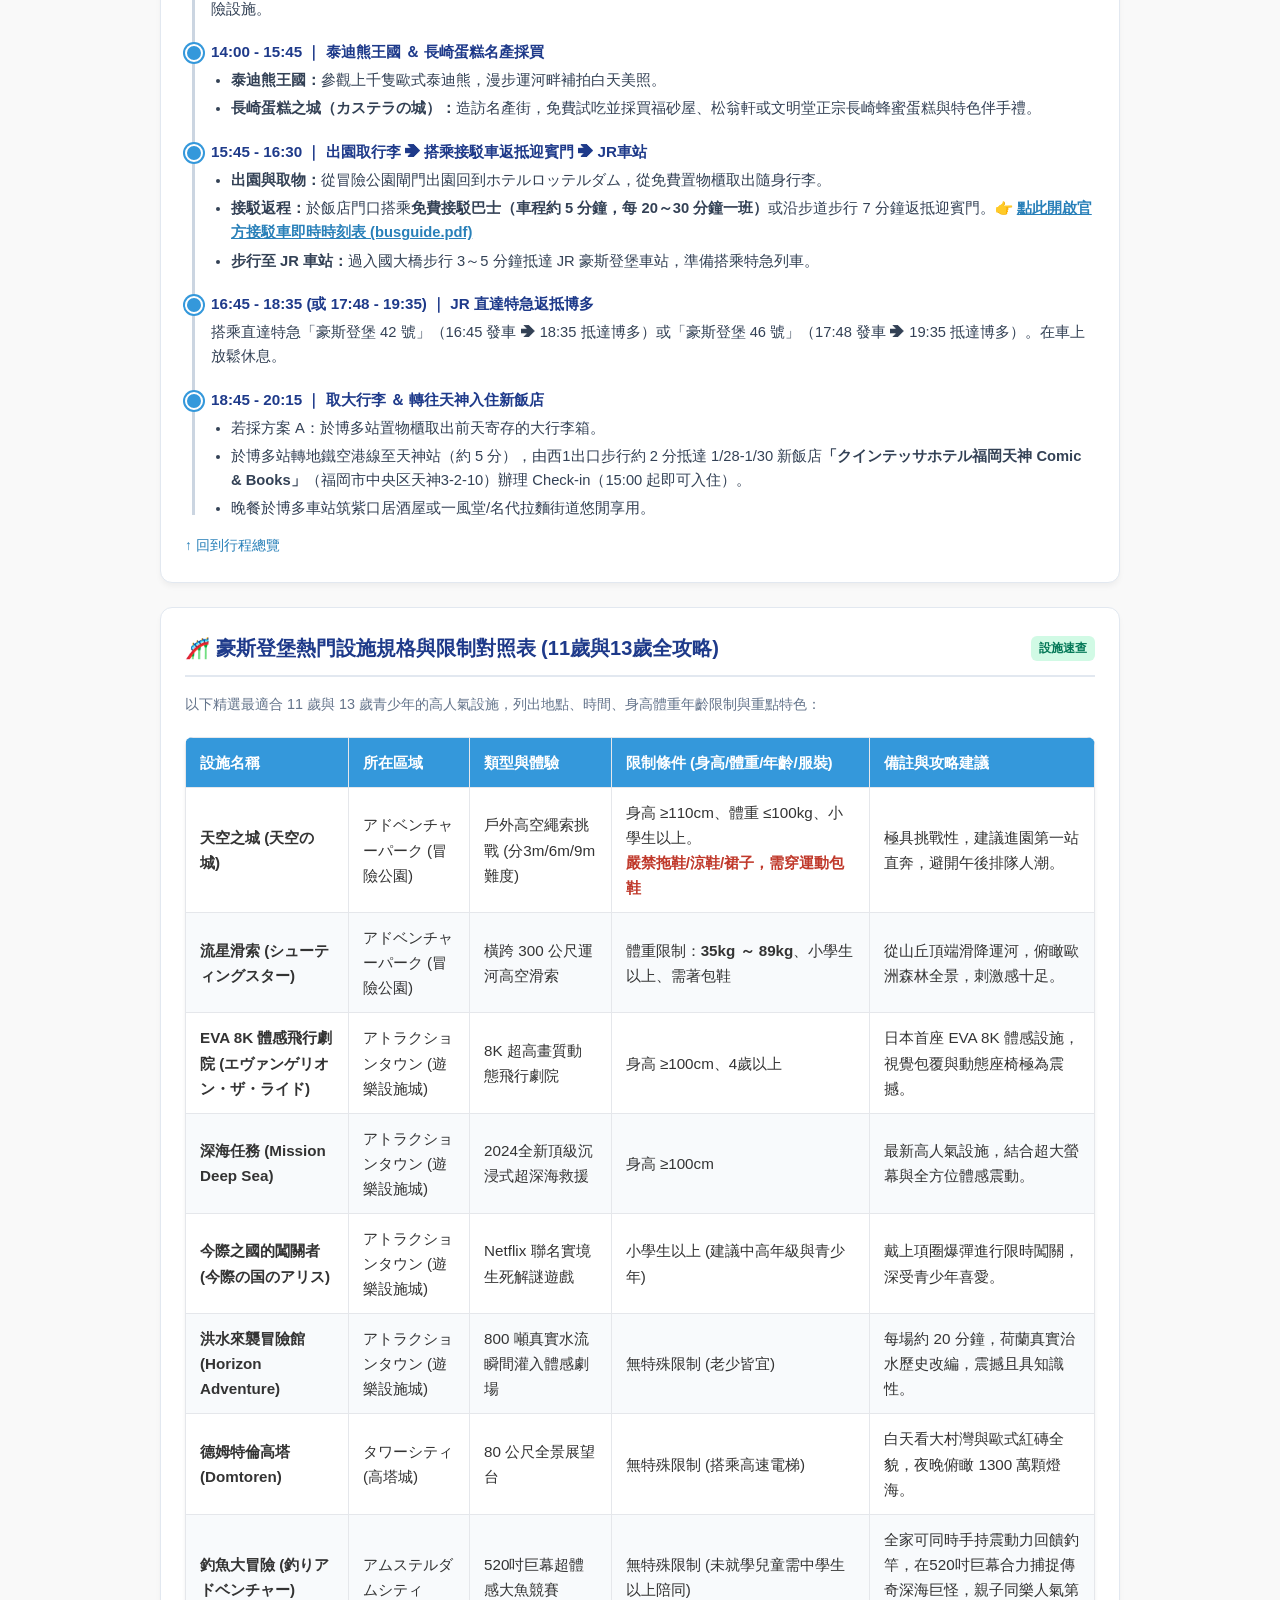
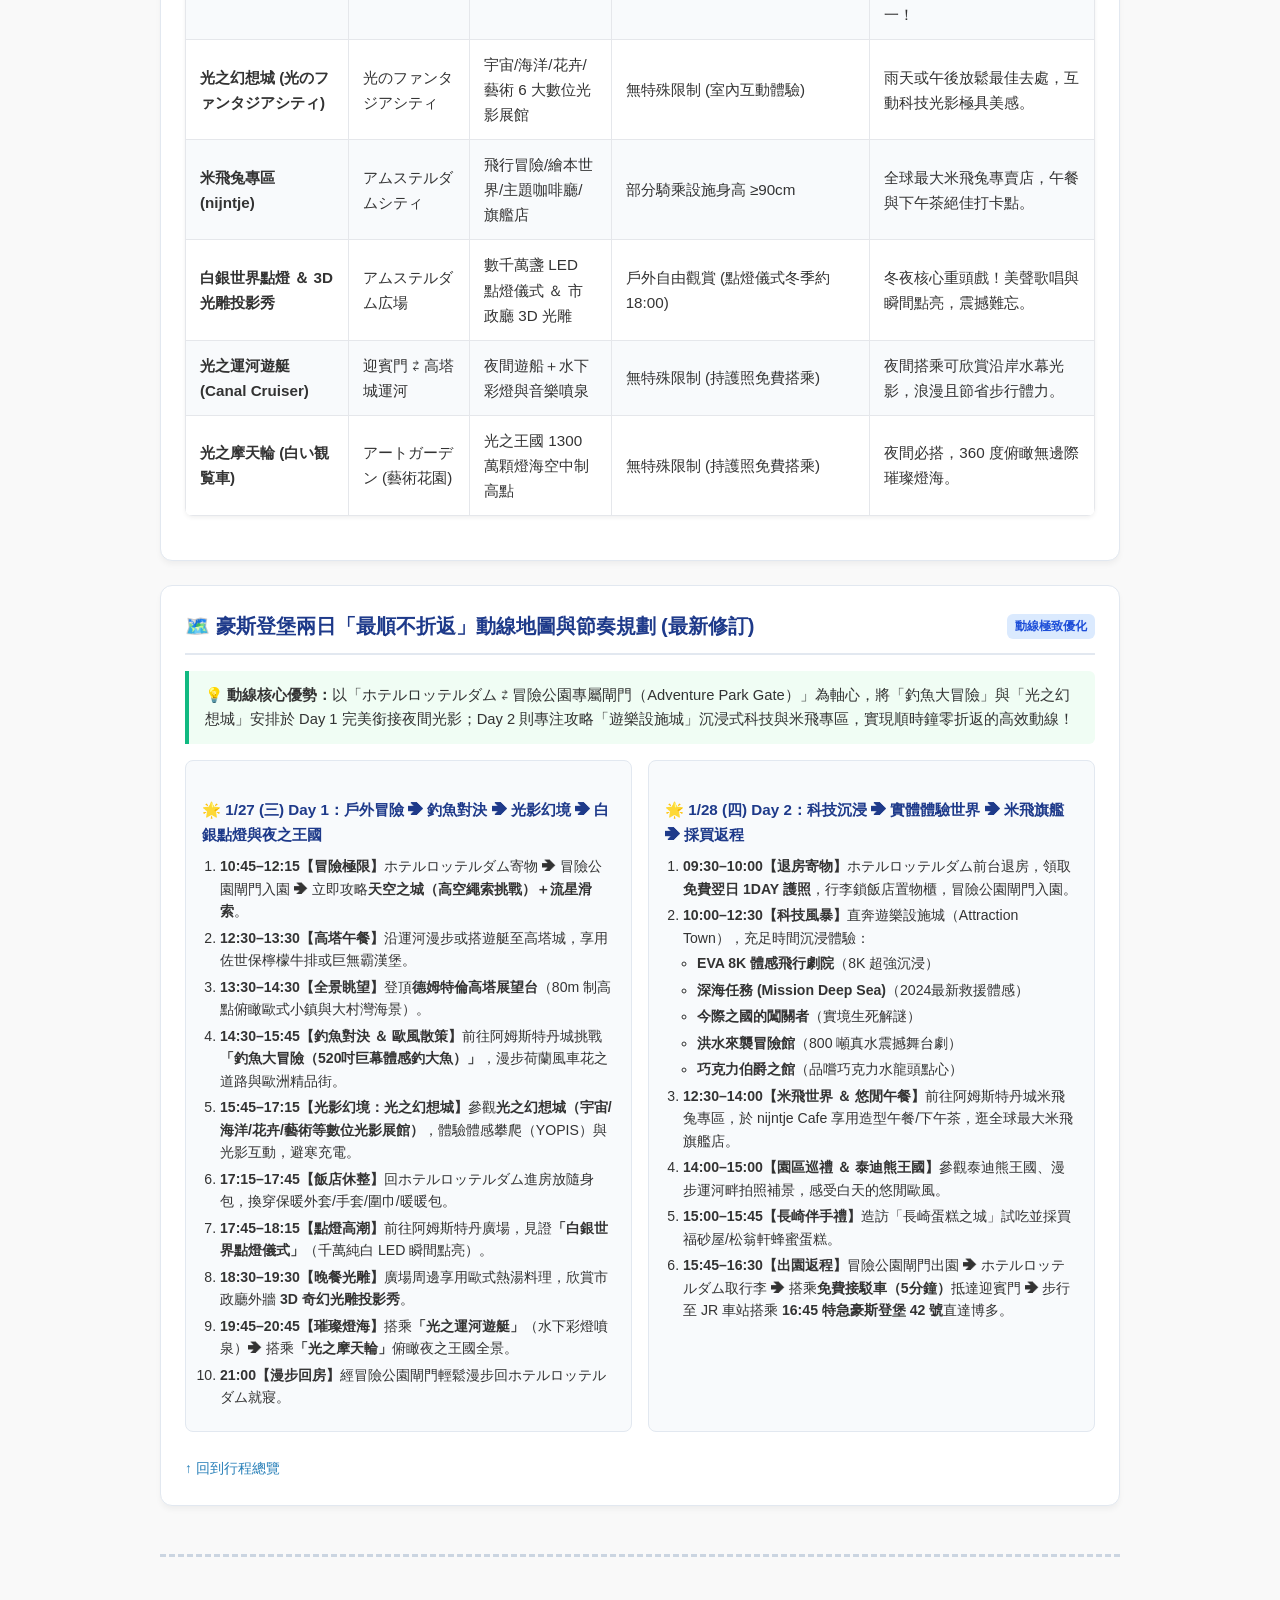
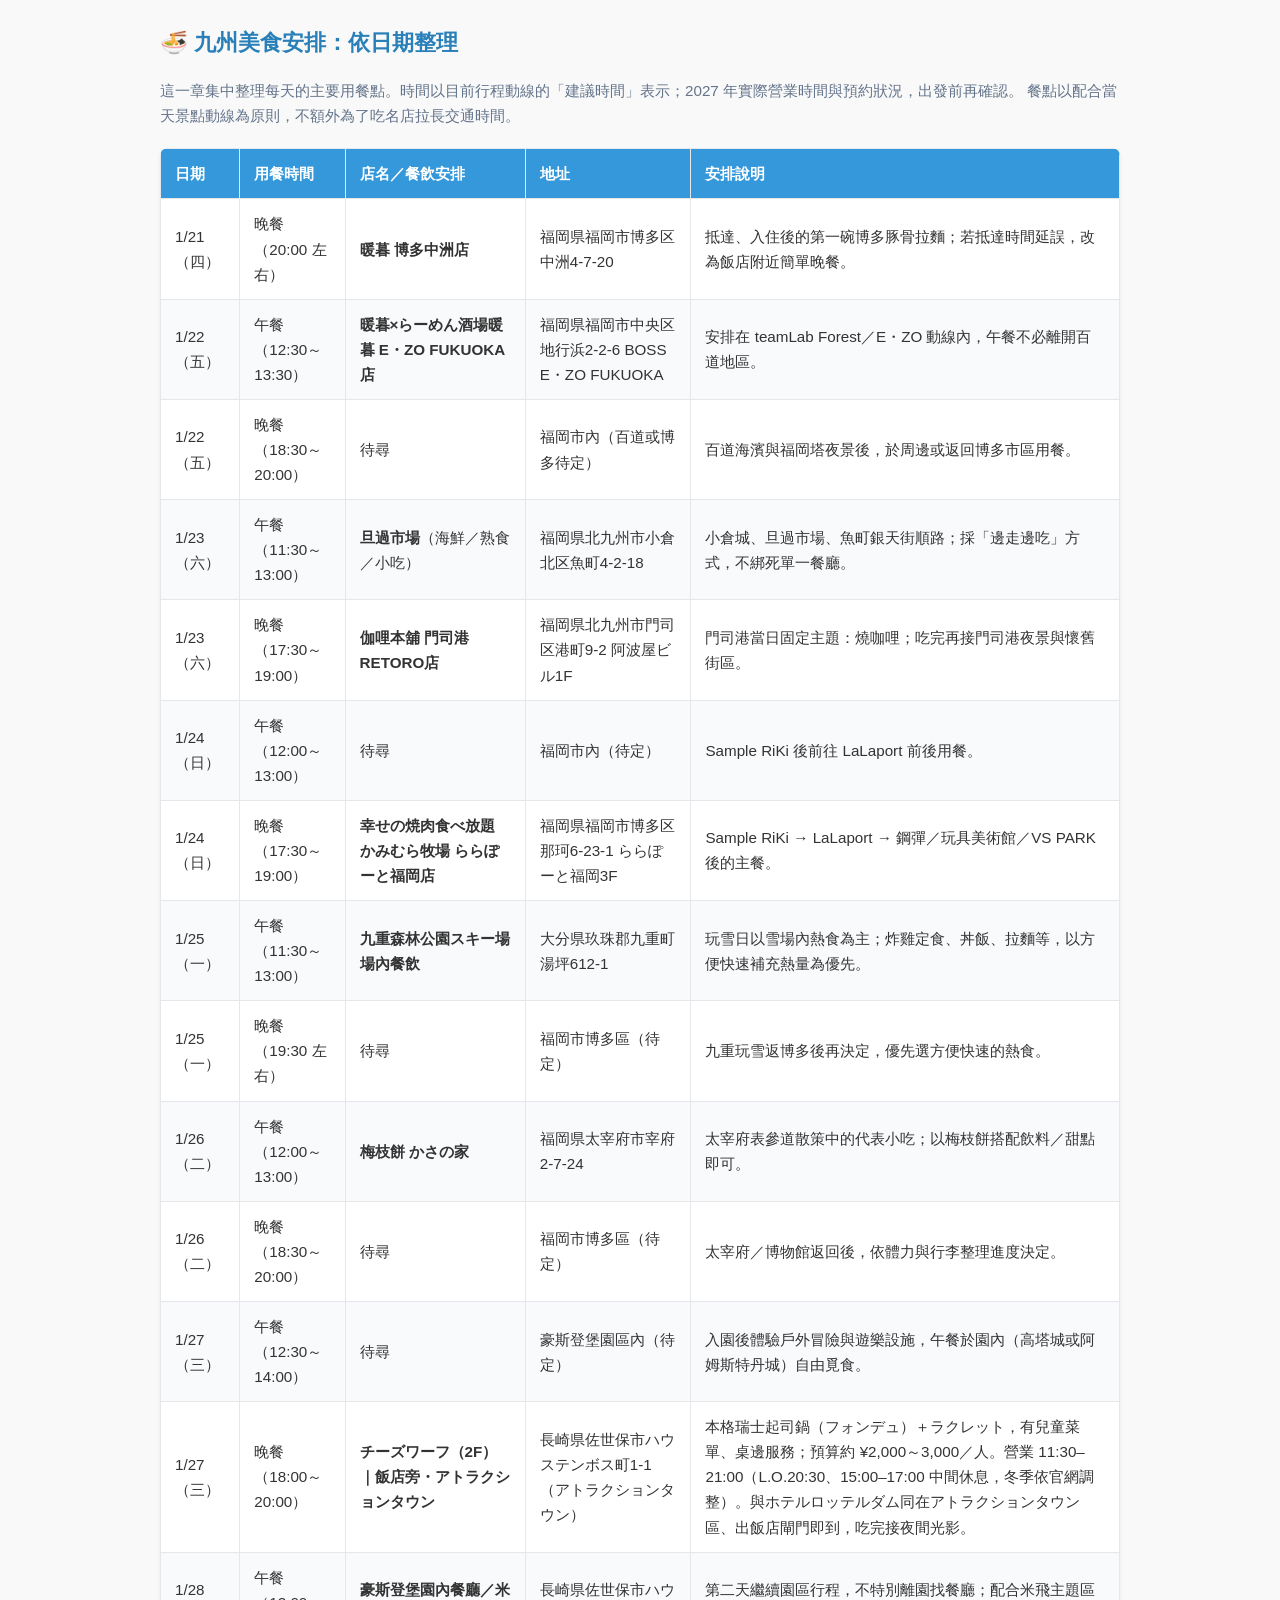
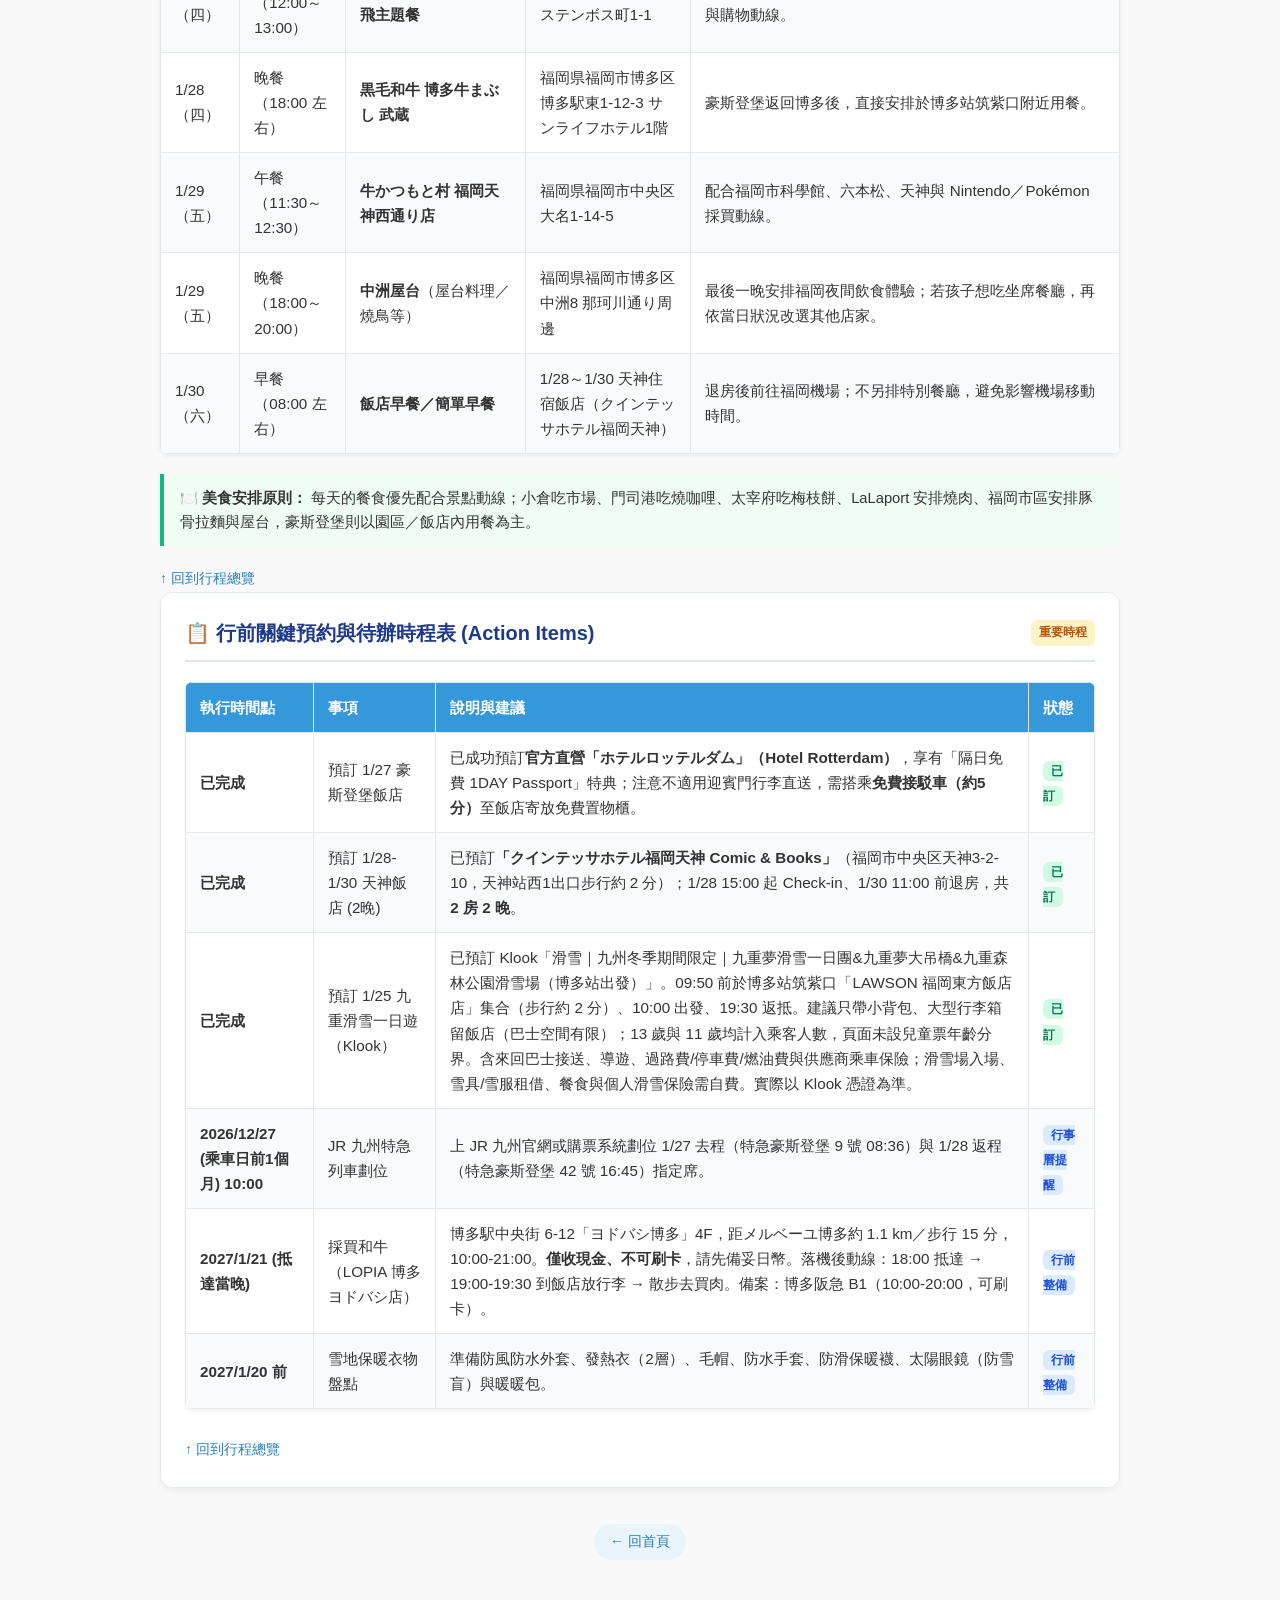
<file: 2027/index.html>
<!DOCTYPE html>

<html lang="zh-TW">
<head>
<meta charset="utf-8"/>
<meta content="width=device-width, initial-scale=1.0" name="viewport"/>
<title>九州 10天9夜親子自由行計畫 (2027/1/21 - 1/30)</title>
<style>
        :root {
            --primary: #2980b9;
            --primary-dark: #1e3a8a;
            --primary-light: #3498db;
            --accent: #e67e22;
            --highlight: #c0392b;
            --bg: #f9f9f9;
            --card-bg: #ffffff;
            --text-main: #333333;
            --text-muted: #64748b;
            --border: #e2e8f0;
            --success: #10b981;
        }
        body {
            font-family: 'Helvetica Neue', Arial, 'LiHei Pro', '微軟正黑體', -apple-system, sans-serif;
            line-height: 1.65;
            color: var(--text-main);
            max-width: 960px;
            margin: 0 auto;
            padding: 24px 20px 60px;
            background-color: var(--bg);
        }
        h1 {
            text-align: center;
            color: #2c3e50;
            border-bottom: 2px solid var(--primary-light);
            padding-bottom: 12px;
            margin-bottom: 8px;
            font-size: 1.85rem;
        }
        h2 {
            color: var(--primary);
            margin-top: 36px;
            margin-bottom: 16px;
            display: flex;
            align-items: center;
            gap: 8px;
            font-size: 1.4rem;
        }
        h3 {
            color: var(--accent);
            margin-top: 0;
            margin-bottom: 10px;
        }
        p { margin-bottom: 12px; }
        .subtitle {
            text-align: center;
            color: #666;
            margin-bottom: 24px;
            font-size: 1.05rem;
        }
        .home-link {
            display: inline-block;
            margin-bottom: 14px;
            font-size: .9rem;
            color: var(--primary);
            text-decoration: none;
            background: #eaf4fb;
            padding: 6px 16px;
            border-radius: 999px;
            font-weight: 500;
            transition: all 0.2s ease;
        }
        .home-link:hover {
            background: #d6eaf8;
            transform: translateY(-1px);
        }
        .nav-tabs {
            display: flex;
            gap: 10px;
            margin: 16px 0 24px;
            flex-wrap: wrap;
        }
        .nav-btn {
            background: #ffffff;
            border: 1px solid var(--border);
            padding: 8px 16px;
            border-radius: 8px;
            color: var(--primary);
            text-decoration: none;
            font-size: 0.9rem;
            font-weight: 600;
            box-shadow: 0 1px 3px rgba(0,0,0,0.05);
            transition: all 0.2s ease;
        }
        .nav-btn:hover {
            background: var(--primary);
            color: #ffffff;
        }

        /* 表格樣式 */
        table {
            width: 100%;
            border-collapse: collapse;
            margin: 20px 0;
            background-color: var(--card-bg);
            box-shadow: 0 2px 4px rgba(0,0,0,0.06);
            border-radius: 8px;
            overflow: hidden;
            font-size: 0.95rem;
        }
        th, td {
            padding: 12px 14px;
            border: 1px solid #e5e7eb;
            text-align: left;
        }
        th {
            background-color: var(--primary-light);
            color: white;
            white-space: nowrap;
            font-weight: 600;
        }
        tr:nth-child(even) {
            background-color: #f8fafc;
        }
        .highlight {
            color: var(--highlight);
            font-weight: bold;
        }

        /* 方塊與卡片 */
        .note-box {
            background-color: #fff3cd;
            border-left: 5px solid #ffc107;
            padding: 15px 18px;
            margin: 20px 0;
            border-radius: 4px;
        }
        .luggage-box {
            background-color: #e8f4f8;
            border-left: 5px solid var(--primary-light);
            padding: 18px 20px;
            margin: 20px 0;
            border-radius: 6px;
        }
        .day-card {
            background-color: var(--card-bg);
            padding: 22px;
            margin-bottom: 20px;
            border-radius: 8px;
            box-shadow: 0 2px 5px rgba(0,0,0,0.05);
            border-left: 5px solid var(--primary);
        }
        .day-card ul {
            padding-left: 20px;
            margin: 8px 0;
        }
        .day-card li {
            margin-bottom: 6px;
        }

        /* 深度落地章節專用樣式 */
        .section-deep-dive {
            margin-top: 48px;
            border-top: 3px dashed #cbd5e1;
            padding-top: 32px;
        }
        .deep-card {
            background: #ffffff;
            border-radius: 12px;
            padding: 24px;
            margin-bottom: 24px;
            border: 1px solid #e2e8f0;
            box-shadow: 0 4px 6px -1px rgba(0,0,0,0.05);
        }
        .deep-card-title {
            font-size: 1.25rem;
            font-weight: 700;
            color: var(--primary-dark);
            display: flex;
            align-items: center;
            justify-content: space-between;
            margin-bottom: 16px;
            border-bottom: 2px solid #e2e8f0;
            padding-bottom: 10px;
        }
        .tag {
            font-size: 0.75rem;
            font-weight: 700;
            padding: 3px 8px;
            border-radius: 6px;
            text-transform: uppercase;
        }
        .tag-blue { background: #dbeafe; color: #1d4ed8; }
        .tag-green { background: #d1fae5; color: #047857; }
        .tag-amber { background: #fef3c7; color: #b45309; }
        .tag-red { background: #fee2e2; color: #b91c1c; }

        .timeline {
            position: relative;
            padding-left: 26px;
            margin-top: 14px;
        }
        .timeline::before {
            content: '';
            position: absolute;
            left: 7px;
            top: 6px;
            bottom: 6px;
            width: 3px;
            background: #cbd5e1;
        }
        .timeline-item {
            position: relative;
            margin-bottom: 18px;
        }
        .timeline-item:last-child { margin-bottom: 0; }
        .timeline-dot {
            position: absolute;
            left: -26px;
            top: 5px;
            width: 14px;
            height: 14px;
            border-radius: 50%;
            background: var(--primary-light);
            border: 2px solid white;
            box-shadow: 0 0 0 2px var(--primary-light);
        }
        .timeline-time {
            font-weight: 700;
            color: var(--primary-dark);
            font-size: 0.95rem;
        }
        .timeline-content {
            font-size: 0.92rem;
            margin-top: 4px;
            color: #334155;
        }
        .timeline-content ul {
            padding-left: 20px;
            margin: 4px 0;
        }
        .timeline-content li {
            margin-bottom: 4px;
        }

        .highlight-box {
            background: #f0fdf4;
            border-left: 4px solid var(--success);
            padding: 12px 16px;
            border-radius: 0 6px 6px 0;
            margin: 12px 0;
            font-size: 0.92rem;
        }
        .warn-box {
            background: #fffbeb;
            border-left: 4px solid var(--accent);
            padding: 12px 16px;
            border-radius: 0 6px 6px 0;
            margin: 12px 0;
            font-size: 0.92rem;
        }
        .danger-box {
            background: #fef2f2;
            border-left: 4px solid var(--highlight);
            padding: 12px 16px;
            border-radius: 0 6px 6px 0;
            margin: 12px 0;
            font-size: 0.92rem;
        }
        .grid-2 {
            display: grid;
            grid-template-columns: repeat(auto-fit, minmax(280px, 1fr));
            gap: 16px;
            margin: 16px 0;
        }
        .mini-card {
            background: #f8fafc;
            border: 1px solid #e2e8f0;
            padding: 16px;
            border-radius: 8px;
            font-size: 0.9rem;
        }
        .mini-card h4 {
            color: var(--primary-dark);
            margin-bottom: 8px;
            font-size: 0.95rem;
        }
        .mini-card ul {
            padding-left: 18px;
            margin: 4px 0;
        }
        .mini-card li {
            margin-bottom: 4px;
        }
        .back-to-top {
            display: inline-block;
            margin-top: 10px;
            font-size: 0.85rem;
            color: var(--primary);
            text-decoration: none;
        }
        .back-to-top:hover {
            text-decoration: underline;
        }
    </style>
</head>
<body>
<a class="home-link" href="../">← 回首頁</a>
<h1>❄️ 九州 10天9夜親子自由行計畫 (2027/1/21 - 1/30)</h1>
<p class="subtitle">為 11 歲與 13 歲孩子量身打造的專屬旅行：滑雪、科技體驗、豪斯登堡與在地文化</p>
<!-- 快速導覽列 -->
<div class="nav-tabs">
<a class="nav-btn" href="#overview">📅 行程計畫總覽</a>
<a class="nav-btn" href="#luggage">🧳 大行李轉移方案</a>
<a class="nav-btn" href="#daily">📝 每日精簡計畫</a>
<a class="nav-btn" href="#food-guide" style="background:#fff7ed; border-color:#f59e0b; color:#9a3412;">🍜 九州美食攻略</a>
<a class="nav-btn" href="#deep-dive" style="background:#eaf4fb; border-color:#3498db; color:#1e3a8a;">🔍 1/25-1/28 極致落地手冊</a>
<a class="nav-btn" href="#htb-attractions-guide" style="background:#f0fdf4; border-color:#10b981; color:#047857;">🎢 豪斯登堡設施與動線</a>
<a class="nav-btn" href="#action-items">📋 行前待辦清單</a>
</div>
<h2 id="overview">行程計畫總覽</h2>
<table>
<thead>
<tr>
<th>日期 (2027)</th>
<th>行程重點</th>
<th>建議出發時間</th>
<th>住宿安排</th>
</tr>
</thead>
<tbody>
<tr>
<td>1/21 (四)</td>
<td>桃園出發 (星宇 JX840) → 抵達福岡市區</td>
<td>14:45 起飛</td>
<td>メルベーユ博多 (公寓酒店)</td>
</tr>
<tr>
<td>1/22 (五)</td>
<td>teamLab Forest＋E・ZO 科技體驗＋福岡塔</td>
<td>10:00 左右</td>
<td>メルベーユ博多</td>
</tr>
<tr>
<td>1/23 (六)</td>
<td>小倉城＋九州鐵道紀念館＋門司港復古區</td>
<td>10:00 左右</td>
<td>メルベーユ博多</td>
</tr>
<tr>
<td>1/24 (日)</td>
<td>Sample RiKi 食物模型手作體驗 / 天神商圈</td>
<td>10:00 左右</td>
<td>メルベーユ博多</td>
</tr>
<tr>
<td>1/25 (一)</td>
<td><span class="highlight">Klook 九重 Snow Dream Bridge 一日遊（九重夢大吊橋＋九重森林公園滑雪場）</span></td>
<td>09:50 前集合 / 10:00 出發</td>
<td>メルベーユ博多</td>
</tr>
<tr>
<td>1/26 (二)</td>
<td>太宰府天滿宮＋九州國立博物館</td>
<td>10:00 左右</td>
<td>メルベーユ博多 (晚間行李大分流)</td>
</tr>
<tr>
<td>1/27 (三)</td>
<td><span class="highlight">特急直達豪斯登堡 (處理大行李)</span></td>
<td>07:45 處理行李 / 08:36 特急</td>
<td>豪斯登堡（ホテルロッテルダム）</td>
</tr>
<tr>
<td>1/28 (四)</td>
<td>豪斯登堡（科技／體感設施＋米飛） → 傍晚返回福岡（博多站轉天神）</td>
<td>09:30 退房二度入園 / 16:45 特急</td>
<td>天神：クインテッサホテル福岡天神 Comic &amp; Books（天神站西1出口步行2分）</td>
</tr>
<tr>
<td>1/29 (五)</td>
<td>福岡市科學館＋六本松／天神＋Nintendo FUKUOKA＋Pokémon Center FUKUOKA / 終極打包</td>
<td>10:00 左右</td>
<td>天神：クインテッサホテル福岡天神 Comic &amp; Books</td>
</tr>
<tr>
<td>1/30 (六)</td>
<td><span class="highlight">前往福岡機場 → 桃園 (星宇 JX843)</span></td>
<td>09:30 前往機場</td>
<td>溫暖的家</td>
</tr>
</tbody>
</table>
<div class="luggage-box" id="luggage">
<h3>🧳 1/27 豪斯登堡跨夜「大行李轉移」應對方案</h3>
<p>因前 6 晚入住的公寓式酒店無前台可跨夜寄放行李，1/27 早上前往豪斯登堡時，請執行以下任一方案（僅攜帶 2 天 1 夜輕便行李去樂園）：</p>
<ul>
<li><strong>方案 A（車站置物櫃，最順路）：</strong> 1/27 早上 07:45 拖著大行李前往博多車站，將行李鎖在車站內的大型投幣式置物櫃（約 800-1000 日圓/日，跨夜計 2 日）。鎖好後直接進站搭 08:36 的特急前往豪斯登堡。1/28 傍晚回到博多站時再順手取出。</li>
<li><strong>方案 B（新飯店寄放，免費）：</strong> 1/28-1/30 兩晚已確定入住天神「クインテッサホテル福岡天神 Comic &amp; Books」（有實體前台），1/27 早上 07:30 可先將大行李拿去這間「明天才要入住」的飯店寄放（天神站西1出口步行2分；惟天神與博多站間需再搭地鐵約 5 分，請預留轉乘時間）。1/28 晚上從豪斯登堡返回博多後，再轉地鐵至天神辦理 Check-in。</li>
</ul>
</div>
<h2 id="daily">詳細每日計畫 (精簡版)</h2>
<div class="day-card">
<h3>Day 1：1/21 (四) - 啟程前往九州</h3>
<ul>
<li><strong>航班：</strong>星宇航空 JX840（經濟艙）（14:45 桃園 T1 ✈️ 18:00 福岡機場 I）。</li>
<li><strong>晚上：</strong>抵達福岡後前往「メルベーユ博多」辦理入住、放行李，熟悉博多車站周邊。</li>
<li><strong>晚餐：</strong>以<strong>博多豚骨拉麵</strong>作為第一餐；若抵達較晚則以博多站周邊熟食／超商簡餐為備案。</li>
</ul>
</div>
<div class="day-card">
<h3>Day 2：1/22 (五) - teamLab Forest＋E・ZO＋福岡塔</h3>
<ul>
<li><strong>出發時間：</strong>10:00 左右。</li>
<li><strong>上午：</strong>teamLab Forest，重點放在互動式數位藝術與親子探索。</li>
<li><strong>下午：</strong>BOSS E・ZO FUKUOKA，以<strong>實體運動／體驗型設施</strong>為主；<span class="highlight">不安排 VR 設施。</span></li>
<li><strong>傍晚：</strong>百道海濱散步 → 福岡塔，視日落時間安排展望台。</li>
<li><strong>美食：</strong>可安排<strong>暖暮拉麵</strong>；途中休息可喝 FUK COFFEE Seaside。</li>
</ul>
</div>
<div class="day-card">
<h3>Day 3：1/23 (六) - 小倉城＋旦過市場＋門司港鐵道之旅</h3>
<ul>
<li><strong>出發時間：</strong>10:00 左右，JR 前往小倉。</li>
<li><strong>上午：</strong>小倉城 → 小倉城庭園 → 小倉八坂神社。</li>
<li><strong>中午：</strong>旦過市場、魚町銀天街，安排市場小吃或海鮮。</li>
<li><strong>下午：</strong>前往門司港 → 九州鐵道紀念館 → 門司港懷舊區散策。</li>
<li><strong>晚餐：</strong>必吃<strong>門司港燒咖哩</strong>，再視體力安排港區夜景。</li>
</ul>
</div>
<div class="day-card">
<h3>Day 4：1/24 (日) - Sample RiKi＋LaLaport 福岡體驗日 (鋼彈 ＆ VS PARK)</h3>
<ul>
<li><strong>出發時間：</strong>10:00 左右。</li>
<li><strong>上午（10:30–12:00）：</strong>前往 <strong>Sample RiKi</strong> 體驗日式食品模型 DIY 手作（需事先預約）。</li>
<li><strong>午餐（12:00–13:00）：</strong>前往 LaLaport 前後於市區或商場內自由用餐（待尋）。</li>
<li><strong>下午前半（13:30–15:00）：LaLaport 福岡鋼彈地標巡禮</strong>
<ul>
<li><strong>RX-93ff ν Gundam 實物大立像：</strong>座落於 1F 戶外 Forest Park，高達 24.8 公尺，這是 LaLaport 必看震撼地標（白天整點有頭部與右手臂動態演出）。</li>
<li><strong>GUNDAM PARK 福岡（4F）：</strong>LaLaport 官方目前仍有 Gundam Park，集結官方專門店「GUNDAM SIDE-F」與遊樂區「namco」，設有專屬限定鋼彈遊戲與限定模型商品。👉 <a href="https://mitsui-shopping-park.com/lalaport/fukuoka/shopguide/2098782.html" target="_blank" rel="noopener noreferrer" style="color:#2980b9; font-weight:bold;">三井ショッピングパーク LaLaport 福岡 商店介紹</a> ｜ <a href="https://www.gundampark.net/" target="_blank" rel="noopener noreferrer" style="color:#2980b9; font-weight:bold;">GUNDAM PARK 官方網站</a></li>
</ul>
</li>
<li><strong>下午後半（🏃 15:00–17:00）：VS PARK WITH G ららぽーと福岡店（正式加入行程）</strong>
<ul>
<li><strong>實體體感運動，不是 VR：</strong>這不是戴頭顯的 VR，而是由萬代南夢宮打造的<strong>「實體體感＋運動＋綜藝節目型遊戲」</strong>，兩位孩子（11 歲與 13 歲）年齡完全合適，能盡情奔跑、競賽與全家同樂！</li>
<li><strong>活動內容：</strong>官方目前設有 <strong>24 種以上</strong>活動，例如 <strong>Human Curling（人體冰壺）</strong>、<strong>Challenge Puzzle（趣味大型拼圖挑戰）</strong>、<strong>Jump×Jump（跳躍躲避旋轉橫桿）</strong>、猛獸對決逃走跑等。👉 <a href="https://bandainamco-am.co.jp/game_center/loc/vspark-fukuoka/" target="_blank" rel="noopener noreferrer" style="color:#2980b9; font-weight:bold; text-decoration:underline;">バンダイナムコ アミューズメントユニット公式サイト</a></li>
<li><strong>目前官方 2 小時票價：</strong>
<ul>
<li>一般成人：¥3,600</li>
<li>學生（國中／高中／大學）：¥3,000</li>
<li>小學生：¥2,800</li>
</ul>
</li>
<li><strong>營業時間：</strong>10:00–21:00（最終入場 20:30）。</li>
</ul>
</li>
<li><strong>晚餐（17:30–19:00）：</strong><strong>幸せの焼肉食べ放題 かみむら牧場 ららぽーと福岡店</strong>（LaLaport 3F），下午運動大放電後安排豐盛美味的燒肉吃到飽慰勞全家。</li>
<li><strong>晚上：</strong>LaLaport 商場逛街採買、散步消化後返回博多「メルベーユ博多」休息。</li>
</ul>
</div>
<div class="day-card">
<h3>Day 5：1/25 (一) - 九重夢大吊橋＋九重森林公園玩雪／雪橇</h3>
<ul>
<li><strong>出發時間：</strong>09:50 前於博多站筑紫口「LAWSON 福岡東方飯店店」集合，10:00 準時發車（集合處找「JAPAN BUS」標識）；<span class="highlight">不自駕、不安排冬季山路開車。</span>出發前請再核對 Klook 憑證上的集合時間與地點。</li>
<li><strong>行李：</strong><span class="highlight">1/25 全天寄放 メルベーユ博多，只帶小背包上車</span>（一日遊巴士空間有限，大型行李箱請勿帶上車；實際行李規定以 Klook 憑證為準）。</li>
<li><strong>行程：</strong>Klook 九重 Snow Dream Bridge 一日遊：09:50 前集合 → 11:30 九重夢大吊橋（停留 40 分）→ 12:30 九重森林公園滑雪場（表定 5 小時），以<strong>玩雪、雪橇、雪地樂園</strong>為主。</li>
<li><strong>午餐：</strong>滑雪場內餐廳或小吃攤自理（商品費用不含餐食）。</li>
<li><strong>晚餐：</strong>19:30 返抵博多站筑紫口後，安排<strong>燒肉／水炊／豚骨拉麵</strong>三選一，作為玩雪日的熱食收尾。</li>
</ul>
</div>
<div class="day-card">
<h3>Day 6：1/26 (二) - 太宰府天滿宮＋九州國立博物館</h3>
<ul>
<li><strong>出發時間：</strong>10:00 左右，悠閒前往太宰府。</li>
<li><strong>上午：</strong>太宰府天滿宮＋表參道散策。</li>
<li><strong>美食：</strong>現烤<strong>梅枝餅</strong>是本日必吃；午餐安排太宰府當地餐食即可。</li>
<li><strong>下午：</strong>九州國立博物館，結合亞洲歷史與互動展示。</li>
<li><strong>晚上：</strong>回博多整理 1/27–1/28 豪斯登堡 2 天 1 夜行李。</li>
</ul>
</div>
<div class="day-card">
<h3>Day 7：1/27 (三) - 豪斯登堡第一天：冒險＋白銀世界</h3>
<ul>
<li><strong>早上：</strong>處理大行李後搭 JR 特急前往豪斯登堡，僅攜帶 2 天 1 夜輕裝。</li>
<li><strong>住宿：</strong>入住已決定的<strong>ホテルロッテルダム（Hotel Rotterdam Huis Ten Bosch）</strong>。</li>
<li><strong>白天：</strong>天空之城／流星滑索、釣魚大冒險、光之幻想城等體感與戶外活動。</li>
<li><strong>晚上：</strong>白銀世界點燈、光雕、光之運河與摩天輪。</li>
<li><strong>美食：</strong>晚餐以園內熱食、漢堡、湯品等方便邊玩邊吃的選項為主。</li>
</ul>
</div>
<div class="day-card">
<h3>Day 8：1/28 (四) - 豪斯登堡第二天＋返回福岡（天神）</h3>
<ul>
<li><strong>上午：</strong>退房、寄放行李後再次入園，安排科技／體感型設施與米飛主題區；<span class="highlight">不安排 VR 設施。</span></li>
<li><strong>中午：</strong>米飛主題餐或園內特色餐點。</li>
<li><strong>下午：</strong>長崎蛋糕採買、最後拍照 → 取行李 → 搭 JR 返回博多。</li>
<li><strong>晚上：</strong>入住 1/28–1/30 天神新飯店<strong>「クインテッサホテル福岡天神 Comic &amp; Books」</strong>；晚餐可選<strong>博多拉麵或海鮮丼</strong>。</li>
<li><strong>晚餐：</strong>黒毛和牛 博多牛まぶし 武蔵（18:00 左右）。</li></ul>
</div>
<div class="day-card">
<h3>Day 9：1/29 (五) - 福岡市區知性＋最後採買</h3>
<ul>
<li><strong>出發時間：</strong>10:00 左右。</li>
<li><strong>上午：</strong>福岡市科學館 → 六本松，補一段知識型／互動型內容。</li>
<li><strong>下午：</strong>天神地下街／PARCO → Nintendo FUKUOKA → Pokémon Center FUKUOKA，完成最後採買。</li>
<li><strong>美食：</strong>晚上可安排<strong>屋台＋燒鳥</strong>；若希望坐下來吃，改選<strong>水炊</strong>。</li>
<li><strong>晚上：</strong>完成最終打包、確認行李重量。</li>
<li><strong>午餐：</strong>牛かつもと村 福岡天神西通り店（11:30～12:30）。</li></ul>
</div>
<div class="day-card">
<h3>Day 10：1/30 (六) - 福岡 → 桃園</h3>
<ul>
<li><strong>早上：</strong>飯店早餐／簡單早餐後退房。</li>
<li><strong>交通：</strong>最晚 09:30 離開飯店，於天神站搭地下鐵空港線直達福岡機場（約 11 分），再轉接駁車至國際線航廈。</li>
<li><strong>航班：</strong>星宇航空 JX843（12:10 福岡機場 I ✈️ 13:50 桃園 T1）。</li>
</ul>
</div>
<!-- ================================================================= -->
<!-- 🍜 九州美食獨立攻略章節 -->
<!-- ================================================================= -->
<!-- ================================================================= -->
<!-- 🌟 特別章節：1/25 - 1/28 四日極致落地執行手冊 (詳細攻略) 🌟 -->
<!-- ================================================================= -->
<div class="section-deep-dive" id="deep-dive">
<h2>
<span>❄️ 深度落地手冊：1/25 - 1/28 關鍵四日實戰執行細節</span>
</h2>
<p style="color:#64748b; font-size:0.95rem; margin-bottom:20px;">本章節為針對 1/25 (雪場)、1/26 (太宰府)、1/27-1/28 (豪斯登堡) 之全方位深度規劃，包含精確交通時刻、行李交接 SOP、樂園門票特典與避坑指南。</p>
<!-- 總覽策略表格 -->
<div class="deep-card">
<div class="deep-card-title">
<span>📌 四日核心策略與執行時程速查</span>
<span class="tag tag-blue">精華架構</span>
</div>
<table>
<thead>
<tr>
<th>日期</th>
<th>核心體驗</th>
<th>推薦交通方案</th>
<th>行李與住宿處理</th>
<th>關鍵預約/開賣時程</th>
</tr>
</thead>
<tbody>
<tr>
<td><strong>1/25 (一)</strong></td>
<td>九重夢大吊橋＋九重森林公園玩雪/雪橇</td>
<td>Klook 九重 Snow Dream Bridge 一日遊</td>
<td>續住メルベーユ博多（只帶小背包；大型行李箱留飯店）</td>
<td>已預訂；09:50 前集合／10:00 出發／19:30 返抵；2 大 2 小均計入乘客人數</td>
</tr>
<tr>
<td><strong>1/26 (二)</strong></td>
<td>太宰府天滿宮(令和仮殿) + 九州國立博物館</td>
<td>西鐵太宰府 Liner 旅人巴士</td>
<td>晚間執行「大行李封箱+2天1夜背包」分流</td>
<td>免預約，刷交通 IC 卡即可</td>
</tr>
<tr>
<td><strong>1/27 (三)</strong></td>
<td>特急直達豪斯登堡 + 戶外冒險 + 釣魚 + 光影幻境 + 白銀世界點燈</td>
<td>JR 特急豪斯登堡 9 號 (08:36-10:22)</td>
<td>大行李存博多置物櫃 / 隨身包存ホテルロッテルダム免費置物櫃</td>
<td>乘車日前 1 個月 10:00 (2026/12/27) JR 劃位</td>
</tr>
<tr>
<td><strong>1/28 (四)</strong></td>
<td>豪斯登堡科技沉浸 (EVA 8K/深海任務/今際之國/洪水館) + 米飛專區 ➔ 返博多</td>
<td>JR 特急豪斯登堡 42 號 (16:45-18:35)</td>
<td>退房寄行李領免費門票 ➔ 返博多轉地鐵至天神入住新飯店</td>
<td>官方飯店享第二天免費 1DAY 護照特典</td>
</tr>
</tbody>
</table>
</div>
<!-- Day 5 詳細 -->
<div class="deep-card" id="deep-day5">
<div class="deep-card-title">
<span>Day 5：1/25 (一) 九重夢大吊橋＋九重森林公園滑雪場 (雪地與雪橇樂園)</span>
<span class="tag tag-green">高耗能體驗日</span>
</div>
<div class="warn-box">
<strong>⚠️ 交通安全守則：嚴禁雪地自駕，已改搭「Klook 九重 Snow Dream Bridge 一日遊」專車</strong><br/>
                九重連山冬季常有路面結冰（黑冰）與積雪，無雪地自駕經驗極易打滑。本行程已預訂 Klook 專車（合法綠牌車輛、標配冬季雪胎），全家可在車上補眠充電。
            </div>
<div class="timeline">
<div class="timeline-item">
<div class="timeline-dot"></div>
<div class="timeline-time">09:30 - 09:45 ｜ 步行前往集合點（09:50 前抵達）</div>
<div class="timeline-content">
                        從メルベーユ博多步行至博多站筑紫口「LAWSON 福岡東方飯店店」前（步行約 10-15 分）。先備妥熱飲、暖暖包與高熱量點心；大型行李箱留在飯店，只帶小背包。
                    </div>
</div>
<div class="timeline-item">
<div class="timeline-dot"></div>
<div class="timeline-time">09:45 - 10:00 ｜ 集合報到（09:50 前完成）</div>
<div class="timeline-content">
                        集合時間 09:50 前，請尋找「JAPAN BUS」標識報到；車輛 10:00 準時出發，遲到或未出席恕不退款。
                    </div>
</div>
<div class="timeline-item">
<div class="timeline-dot"></div>
<div class="timeline-time">10:00 - 11:30 ｜ 專車出發前往九重</div>
<div class="timeline-content">
                        搭乘 Klook 九重 Snow Dream Bridge 一日遊專車，由博多站筑紫口出發前往九重；實際停靠與車程依當日路況及導遊安排。
                    </div>
</div>
<div class="timeline-item">
<div class="timeline-dot"></div>
<div class="timeline-time">11:30 - 12:10 ｜ 九重夢大吊橋（停留 40 分鐘）</div>
<div class="timeline-content">
                        日本最高的人行吊橋，橫跨溪谷、可俯瞰瀑布與冬季雪景；安排充裕時間散步拍照，之後集合上車續行。<br/>門票自費：大人 500 日圓、兒童 200 日圓（商品費用不含景點門票）。
                    </div>
</div>
<div class="timeline-item">
<div class="timeline-dot"></div>
<div class="timeline-time">12:10 - 12:30 ｜ 前往九重森林公園滑雪場</div>
<div class="timeline-content">
                        由九重夢大吊橋續行至滑雪場，實際車程與抵達時間依當日路況及導遊安排。
                    </div>
</div>
<div class="timeline-item">
<div class="timeline-dot"></div>
<div class="timeline-time">12:30 - 17:30 ｜ 九重森林公園滑雪場（表定自由活動 5 小時）</div>
<div class="timeline-content">
                        滑雪場內自由活動：玩雪、雪橇、雪地樂園；午餐於場內餐廳或小吃攤自理。滑雪裝備、雪服租借與滑雪課程均需自費（依商品頁說明）。
                    </div>
</div>
<div class="timeline-item">
<div class="timeline-dot"></div>
<div class="timeline-time">17:30 - 19:30 ｜ 專車返程博多</div>
<div class="timeline-content">
                        依導遊現場公告時間集合上車，歸還租借裝備、更換乾爽衣物後，沿大分自動車道返回博多。
                    </div>
</div>
<div class="timeline-item">
<div class="timeline-dot"></div>
<div class="timeline-time">19:30 ｜ 返抵博多站筑紫口（LAWSON 福岡東方飯店店）</div>
<div class="timeline-content">
                        下車後步行回メルベーユ博多。晚餐推薦博多車站周邊黑毛和牛燒肉、博多燒肉或水炊，犒賞整天玩雪的體能消耗。
                    </div>
</div>
</div>
<div class="highlight-box">
<strong>🎯 暴風雪備案 (Contingency)：</strong><br/>
                若 1/25 遇強烈暴風雪導致山區專車停駛或雪場關閉，立即啟動備案：前往 <strong>福岡海之中道海洋世界（水族館）+ 志賀島</strong>，或 <strong>LaLaport 購物中心（1:1 實物大 Nu 鋼彈展演 + VS PARK 室內運動育樂館）</strong>。
            </div>
<a class="back-to-top" href="#overview">↑ 回到行程總覽</a>
</div>
<!-- Day 6 詳細 -->
<div class="deep-card" id="deep-day6">
<div class="deep-card-title">
<span>Day 6：1/26 (二) 太宰府天滿宮 ＋ 九州國立博物館</span>
<span class="tag tag-blue">文化蓄能 ＆ 行李轉移準備日</span>
</div>
<div class="highlight-box">
<strong>✨ 體能調節亮點：</strong>昨天剛玩完雪，今天設定為 10:00 悠閒出門的低強度節奏，讓青少年睡飽充電。今晚最重要的隱藏任務是「行李大分流」。
            </div>
<div class="timeline">
<div class="timeline-item">
<div class="timeline-dot"></div>
<div class="timeline-time">10:00 - 10:45 ｜ 前往太宰府 (推薦直達巴士)</div>
<div class="timeline-content">
<ul>
<li><strong>首選路線（直達巴士）：</strong>博多巴士總站 1 樓 11 號乘車處，搭乘「西鐵巴士 太宰府 Liner 旅人號」（約 40 分鐘直達太宰府站前，單程 610 日圓，刷交通 IC 卡）。</li>
<li><strong>備選路線（鐵道觀光）：</strong>地鐵博多 ➔ 天神 ➔ 西鐵天神大牟田線特急至二日市 ➔ 轉乘太宰府線（約 45 分鐘）。</li>
</ul>
</div>
</div>
<div class="timeline-item">
<div class="timeline-dot"></div>
<div class="timeline-time">10:45 - 12:30 ｜ 表參道美食巡禮 ＆ 太宰府天滿宮參拜</div>
<div class="timeline-content">
<ul>
<li><strong>表參道亮點：</strong>品嚐現烤熱騰騰「梅枝餅」（外脆內軟紅豆餡，名店如「かさの家」）、打卡隈研吾大師設計的木條交錯「星巴克太宰府天滿宮表參道店」。</li>
<li><strong>太宰府天滿宮「令和仮殿」：</strong>本殿正進行 1200 年大修，特別建造由建築大師藤本壯介設計的「屋頂浮動森林假殿」，綠意盎然，為百年難得一遇之建築奇景。摸御神牛祈求兩位孩子學業進步。</li>
</ul>
</div>
</div>
<div class="timeline-item">
<div class="timeline-dot"></div>
<div class="timeline-time">12:30 - 13:45 ｜ 太宰府特色午餐</div>
<div class="timeline-content">
                        推薦品嚐「一蘭拉麵 太宰府參道店」獨有的<strong>五角形「合格拉麵」</strong>（象徵考試合格、麵條長度更長），極具儀式感且深受青少年喜愛。
                    </div>
</div>
<div class="timeline-item">
<div class="timeline-dot"></div>
<div class="timeline-time">13:45 - 16:00 ｜ 九州國立博物館 (科技與亞洲歷史)</div>
<div class="timeline-content">
                        從天滿宮經由彩虹手扶梯隧道直達國立博物館。玻璃弧形巨型建築震撼人心，常設展「文化交流展」結合高科技互動觸控屏幕，一樓「Ajippa」體驗區可免費觸摸亞洲各國傳統服飾與樂器，互動性極高。
                    </div>
</div>
<div class="timeline-item">
<div class="timeline-dot"></div>
<div class="timeline-time">16:30 - 18:00 ｜ 返回博多市區 ➔ 天神/博多運河城</div>
<div class="timeline-content">
                        搭乘太宰府旅人巴士返回博多。傍晚可漫步博多運河城欣賞水舞秀，或採買日本藥妝。
                    </div>
</div>
<div class="timeline-item">
<div class="timeline-dot"></div>
<div class="timeline-time">20:30 - 22:00 ｜ ★ 關鍵執行：行李封箱與背包分流 SOP</div>
<div class="timeline-content">
<div class="danger-box">
<strong>🧳 明日 1/27 前往豪斯登堡「行李分流三大原則」：</strong><br/>
                            1. <strong>大行李箱（24-29吋）：</strong>放入前 6 天戰利品與非必需衣物，拉鍊拉好上鎖，準備留在博多。<br/>
                            2. <strong>2天1夜隨身行李（每人1後背包 或 1個20吋輕便小登機箱）：</strong>僅裝 1/27-1/28 所需之換洗衣物、發熱衣、盥洗用品、手機充電器、常備藥與保暖手套圍巾。<br/>
                            3. 確保護照、JR Pass/車票兌換券隨身攜帶。
                        </div>
</div>
</div>
</div>
<a class="back-to-top" href="#overview">↑ 回到行程總覽</a>
</div>
<!-- Day 7 詳細 -->
<div class="deep-card" id="deep-day7">
<div class="deep-card-title">
<span>Day 7：1/27 (三) 特急直達豪斯登堡 ＆ 白銀世界夜間光影</span>
<span class="tag tag-blue">樂園夢幻日</span>
</div>
<div class="grid-2">
<div class="mini-card">
<h4>🧳 大行李最佳解決方案 (三擇一)</h4>
<ul>
<li><strong>方案 A（博多車站置物櫃 - 推薦）：</strong> 07:45 拖至博多站筑紫口/中央改札口，存入特大型置物櫃（約 800-1000円/日，跨夜加計1日），憑 Suica/IC 卡開鎖。</li>
<li><strong>方案 B（1/28新飯店預寄）：</strong> 1/28-1/30 入住天神「クインテッサホテル福岡天神 Comic &amp; Books」，07:30 可先去前台寄放明天才入住的行李（天神站西1出口步行2分）。</li>
<li><strong>方案 C（黑貓宅急便）：</strong> 1/26 晚上至超商寄送至 1/28 飯店。</li>
</ul>
</div>
<div class="mini-card">
<h4>🎟️ ホテルロッテルダム住宿與票券須知</h4>
<ul>
<li><strong>第一天門票：</strong>抵達飯店後於旁邊「冒險公園專屬閘門」購買 1DAY Passport 入園。</li>
<li><strong>第二天免費：</strong>退房時憑前日門票於前台免費兌換<strong>「翌日 1DAY Passport」</strong>。</li>
<li><strong>接駁車與行李：</strong>ホテルロッテルダム<strong>不適用</strong>迎賓門行李託運，請搭<strong>迎賓門前免費接駁車（5分鐘/每20-30分一班）</strong>至飯店，行李寄放飯店內<strong>免費置物櫃</strong>。</li>
<li><strong>即時時刻表：</strong><a href="https://www.huistenbosch.co.jp/access/pdf/busguide.pdf" rel="noopener noreferrer" style="color:#2980b9; font-weight:bold; text-decoration:underline;" target="_blank">🚌 豪斯登堡官方接駁巴士時刻表 (busguide.pdf)</a> ｜ <a href="https://www.huistenbosch.co.jp/access/hotel.html" rel="noopener noreferrer" style="color:#2980b9; text-decoration:underline;" target="_blank">官方飯店交通指引</a></li>
</ul>
</div>
</div>
<div class="timeline">
<div class="timeline-item">
<div class="timeline-dot"></div>
<div class="timeline-time">07:45 - 08:20 ｜ 退房、寄放大行李、進站候車</div>
<div class="timeline-content">
                        從メルベーユ博多退房，前往博多車站寄存大行李箱，至 JR 綠色窗口/指定席售票機領取特急車票，在 3/4 號月台候車。
                    </div>
</div>
<div class="timeline-item">
<div class="timeline-dot"></div>
<div class="timeline-time">08:36 - 10:22 ｜ 搭乘 JR 特急「豪斯登堡 9 號」直達</div>
<div class="timeline-content">
                        全車直達「JR ハウステンボス站」（無需轉乘，車程 1 小時 46 分鐘）。在車上欣賞九州鄉村與大村灣海景。
                    </div>
</div>
<div class="timeline-item">
<div class="timeline-dot"></div>
<div class="timeline-time">10:25 - 10:55 ｜ 搭乘免費接駁車 ➔ ホテルロッテルダム寄物 ➔ 專屬閘門入園</div>
<div class="timeline-content">
<ul>
<li><strong>過橋與搭車：</strong>JR 豪斯登堡站出站步行 3 分鐘過入國大橋，至 Welcome Gate 迎賓大門前的<strong>「飯店宿泊者專用免費巴士乘車處」</strong>（場內飯店行李寄放處前）。👉 <a href="https://www.huistenbosch.co.jp/access/pdf/busguide.pdf" rel="noopener noreferrer" style="color:#2980b9; font-weight:bold;" target="_blank">點此開啟官方接駁車即時時刻表 (busguide.pdf)</a></li>
<li><strong>搭乘接駁車：</strong>搭乘ホテルロッテルダム免費接駁巴士（免門票即可搭乘，每 20～30 分鐘一班，車程約 5 分鐘直達飯店門口；亦可步行約 7 分鐘）。</li>
<li><strong>行李寄放：</strong>ホテルロッテルダム無法在迎賓門託運行李，請將 2 天 1 夜隨身行李寄放於飯店大廳的<strong>「住宿客專用免費投幣式寄物櫃」</strong>。</li>
<li><strong>專屬閘門入園：</strong>放好行李後，直接從飯店旁的<strong>「冒險公園專屬閘門（Adventure Park Gate）」</strong>購買 1DAY Passport 並驗票入園，完全不必折返迎賓大門！</li>
</ul>
</div>
</div>
<div class="timeline-item">
<div class="timeline-dot"></div>
<div class="timeline-time">11:00 - 12:30 ｜ 冒險公園：高空繩索挑戰 ＆ 流星滑索</div>
<div class="timeline-content">
<ul>
<li><strong>天空之城（天空の城）：</strong>日本最大級戶外高空繩索挑戰，分 3m、6m、9m 難度，極具青少年冒險挑戰感。</li>
<li><strong>流星滑索（シューティングスター）：</strong>橫跨 300 公尺運河的高空滑索（體重限制 35kg～89kg），刺激度滿分。</li>
</ul>
</div>
</div>
<div class="timeline-item">
<div class="timeline-dot"></div>
<div class="timeline-time">12:30 - 14:30 ｜ 高塔城特色午餐 ＆ 德姆特倫高塔眺望</div>
<div class="timeline-content">
<ul>
<li><strong>高塔城午餐：</strong>沿運河步道漫步或搭乘運河遊艇抵達高塔城，品嚐佐世保名物「Road Bistro 檸檬牛排」或「Hikari 巨無霸漢堡」。</li>
<li><strong>德姆特倫高塔（Domtoren）：</strong>搭乘高速電梯直達 80 公尺展望台，360 度俯瞰整個歐風小鎮與大村灣壯麗海景。</li>
</ul>
</div>
</div>
<div class="timeline-item">
<div class="timeline-dot"></div>
<div class="timeline-time">14:30 - 17:15 ｜ 釣魚大冒險 ＆ 光之幻想城（數位光影展館）</div>
<div class="timeline-content">
<ul>
<li><strong>釣魚大冒險（釣りアドベンチャー）：</strong>前往阿姆斯特丹城，全員手持力回饋釣竿在 520 吋巨幕合力釣傳奇深海巨怪，全家比拼積分超刺激！</li>
<li><strong>荷蘭風車與歐風街道：</strong>漫步三座荷蘭風車花之道路與歐洲精品街，拍照打卡。</li>
<li><strong>光之幻想城（光のファンタジアシティ）：</strong>午後探索宇宙、海洋、花卉與藝術 6 大數位光影展館，體驗 YOPIS 體感攀爬，避寒充電並沉浸光影藝術。</li>
</ul>
</div>
</div>
<div class="timeline-item">
<div class="timeline-dot"></div>
<div class="timeline-time">17:15 - 17:45 ｜ 飯店進房休整 ＆ 增添防寒配件</div>
<div class="timeline-content">
                        漫步回ホテルロッテルダム進房放隨身包，稍作休整，換穿防寒外套、手套、圍巾與暖暖包，準備迎接夜晚戶外燈光盛宴。
                    </div>
</div>
<div class="timeline-item">
<div class="timeline-dot"></div>
<div class="timeline-time">17:45 - 20:45 ｜ 白銀世界點燈、3D 光雕投影秀 ＆ 夜之王國巡禮</div>
<div class="timeline-content">
<ul>
<li><strong>白銀世界點燈儀式（阿姆斯特丹廣場）：</strong>在悠揚美聲歌唱中，千萬盞純白 LED 瞬間點亮，壯觀無比（約 17:45-18:15）。</li>
<li><strong>晚餐與 3D 光雕投影秀：</strong>廣場周邊享用歐式熱湯料理，欣賞舊市政廳外牆 3D 奇幻光雕投影秀。</li>
<li><strong>光之運河遊艇（Canal Cruiser of Light）：</strong>夜間搭船，船底劃過水面伴隨水下彩燈與噴泉秀。</li>
<li><strong>光之摩天輪（白い観覧車）：</strong>從空中 360 度俯瞰全球最大級 1300 萬顆燈泡的光之王國。</li>
</ul>
</div>
</div>
<div class="timeline-item">
<div class="timeline-dot"></div>
<div class="timeline-time">21:00 ｜ 漫步回飯店悠閒就寢</div>
<div class="timeline-content">
                        因為住在園區旁的ホテルロッテルダム，散場時完全不用擠車，直接經由冒險公園閘門漫步回房享受寧靜歐式夜晚。
                    </div>
</div>
</div>
<a class="back-to-top" href="#overview">↑ 回到行程總覽</a>
</div>
<!-- Day 8 詳細 -->
<div class="deep-card" id="deep-day8">
<div class="deep-card-title">
<span>Day 8：1/28 (四) 豪斯登堡科技沉浸 ➔ 重返福岡博多</span>
<span class="tag tag-green">科技娛樂 ＆ 圓滿返程日</span>
</div>
<div class="timeline">
<div class="timeline-item">
<div class="timeline-dot"></div>
<div class="timeline-time">08:30 - 09:30 ｜ 享用早餐 ＆ 飯店退房（行李寄放＋領取免費門票）</div>
<div class="timeline-content">
<ul>
<li><strong>退房手續：</strong>於ホテルロッテルダム櫃檯辦理退房，出示昨日門票與住宿證明，免費領取今日的<strong>「翌日 1DAY 護照」</strong>（全家現省 2 萬多日圓！）。</li>
<li><strong>行李寄放：</strong>將隨身行李寄放於飯店內的<strong>免費住宿客專用置物櫃</strong>。</li>
<li><strong>快速二度入園：</strong>再度經由飯店旁的<strong>「冒險公園專屬閘門」</strong>刷票入園，展開科技娛樂探索。</li>
</ul>
</div>
</div>
<div class="timeline-item">
<div class="timeline-dot"></div>
<div class="timeline-time">09:45 - 12:30 ｜ 科技風暴：遊樂設施城（Attraction Town）頂級體驗</div>
<div class="timeline-content">
                        直奔遊樂設施城，充足時間深度攻略各大科技大作：
                        <ul>
<li><strong>EVA 8K 體感飛行劇院：</strong>日本首座 EVA 8K 體感設施，超大包覆螢幕與動態座椅極致沉浸。</li>
<li><strong>深海任務 (Mission Deep Sea)：</strong>2024 全新頂級超深海救援體感設施，視覺震動逼真感十足。</li>
<li><strong>今際之國的闖關者：</strong>Netflix 聯名實境生死解謎闖關遊戲，深受青少年喜愛。</li>
<li><strong>洪水來襲冒險館 (Horizon Adventure)：</strong>使用 800 噸真實水流的震撼歷史體感劇場。</li>
<li><strong>巧克力伯爵之館：</strong>品嚐巧克力水龍頭點心與參觀特色展品。</li>
</ul>
</div>
</div>
<div class="timeline-item">
<div class="timeline-dot"></div>
<div class="timeline-time">12:30 - 14:00 ｜ 米飛兔主題世界 ＆ 悠閒特色午餐</div>
<div class="timeline-content">
                        前往阿姆斯特丹城米飛兔專區（nijntje），於主題咖啡廳品嚐造型午餐或甜點，逛全球最大米飛兔旗艦專賣店，體驗繪本世界與飛行冒險設施。
                    </div>
</div>
<div class="timeline-item">
<div class="timeline-dot"></div>
<div class="timeline-time">14:00 - 15:45 ｜ 泰迪熊王國 ＆ 長崎蛋糕名產採買</div>
<div class="timeline-content">
<ul>
<li><strong>泰迪熊王國：</strong>參觀上千隻歐式泰迪熊，漫步運河畔補拍白天美照。</li>
<li><strong>長崎蛋糕之城（カステラの城）：</strong>造訪名產街，免費試吃並採買福砂屋、松翁軒或文明堂正宗長崎蜂蜜蛋糕與特色伴手禮。</li>
</ul>
</div>
</div>
<div class="timeline-item">
<div class="timeline-dot"></div>
<div class="timeline-time">15:45 - 16:30 ｜ 出園取行李 ➔ 搭乘接駁車返抵迎賓門 ➔ JR車站</div>
<div class="timeline-content">
<ul>
<li><strong>出園與取物：</strong>從冒險公園閘門出園回到ホテルロッテルダム，從免費置物櫃取出隨身行李。</li>
<li><strong>接駁返程：</strong>於飯店門口搭乘<strong>免費接駁巴士（車程約 5 分鐘，每 20～30 分鐘一班）</strong>或沿步道步行 7 分鐘返抵迎賓門。👉 <a href="https://www.huistenbosch.co.jp/access/pdf/busguide.pdf" rel="noopener noreferrer" style="color:#2980b9; font-weight:bold;" target="_blank">點此開啟官方接駁車即時時刻表 (busguide.pdf)</a></li>
<li><strong>步行至 JR 車站：</strong>過入國大橋步行 3～5 分鐘抵達 JR 豪斯登堡車站，準備搭乘特急列車。</li>
</ul>
</div>
</div>
<div class="timeline-item">
<div class="timeline-dot"></div>
<div class="timeline-time">16:45 - 18:35 (或 17:48 - 19:35) ｜ JR 直達特急返抵博多</div>
<div class="timeline-content">
                        搭乘直達特急「豪斯登堡 42 號」（16:45 發車 ➔ 18:35 抵達博多）或「豪斯登堡 46 號」（17:48 發車 ➔ 19:35 抵達博多）。在車上放鬆休息。
                    </div>
</div>
<div class="timeline-item">
<div class="timeline-dot"></div>
<div class="timeline-time">18:45 - 20:15 ｜ 取大行李 ＆ 轉往天神入住新飯店</div>
<div class="timeline-content">
<ul>
<li>若採方案 A：於博多站置物櫃取出前天寄存的大行李箱。</li>
<li>於博多站轉地鐵空港線至天神站（約 5 分），由西1出口步行約 2 分抵達 1/28-1/30 新飯店<strong>「クインテッサホテル福岡天神 Comic &amp; Books」</strong>（福岡市中央区天神3-2-10）辦理 Check-in（15:00 起即可入住）。</li>
<li>晚餐於博多車站筑紫口居酒屋或一風堂/名代拉麵街道悠閒享用。</li>
</ul>
</div>
</div>
</div>
<a class="back-to-top" href="#overview">↑ 回到行程總覽</a>
</div>
<!-- 豪斯登堡設施詳細規格與最順動線規劃 (接在 Day 8 之後) -->
<div class="deep-card" id="htb-attractions-guide">
<div class="deep-card-title">
<span>🎢 豪斯登堡熱門設施規格與限制對照表 (11歲與13歲全攻略)</span>
<span class="tag tag-green">設施速查</span>
</div>
<p style="font-size:0.9rem; color:#64748b; margin-bottom:12px;">以下精選最適合 11 歲與 13 歲青少年的高人氣設施，列出地點、時間、身高體重年齡限制與重點特色：</p>
<table>
<thead>
<tr>
<th>設施名稱</th>
<th>所在區域</th>
<th>類型與體驗</th>
<th>限制條件 (身高/體重/年齡/服裝)</th>
<th>備註與攻略建議</th>
</tr>
</thead>
<tbody>
<tr>
<td><strong>天空之城 (天空の城)</strong></td>
<td>アドベンチャーパーク (冒險公園)</td>
<td>戶外高空繩索挑戰 (分3m/6m/9m難度)</td>
<td>身高 ≥110cm、體重 ≤100kg、小學生以上。<br/><span class="highlight">嚴禁拖鞋/涼鞋/裙子，需穿運動包鞋</span></td>
<td>極具挑戰性，建議進園第一站直奔，避開午後排隊人潮。</td>
</tr>
<tr>
<td><strong>流星滑索 (シューティングスター)</strong></td>
<td>アドベンチャーパーク (冒險公園)</td>
<td>橫跨 300 公尺運河高空滑索</td>
<td>體重限制：<strong>35kg ～ 89kg</strong>、小學生以上、需著包鞋</td>
<td>從山丘頂端滑降運河，俯瞰歐洲森林全景，刺激感十足。</td>
</tr>
<tr>
<td><strong>EVA 8K 體感飛行劇院 (エヴァンゲリオン・ザ・ライド)</strong></td>
<td>アトラクションタウン (遊樂設施城)</td>
<td>8K 超高畫質動態飛行劇院</td>
<td>身高 ≥100cm、4歲以上</td>
<td>日本首座 EVA 8K 體感設施，視覺包覆與動態座椅極為震撼。</td>
</tr>
<tr>
<td><strong>深海任務 (Mission Deep Sea)</strong></td>
<td>アトラクションタウン (遊樂設施城)</td>
<td>2024全新頂級沉浸式超深海救援</td>
<td>身高 ≥100cm</td>
<td>最新高人氣設施，結合超大螢幕與全方位體感震動。</td>
</tr>
<tr>
<td><strong>今際之國的闖關者 (今際の国のアリス)</strong></td>
<td>アトラクションタウン (遊樂設施城)</td>
<td>Netflix 聯名實境生死解謎遊戲</td>
<td>小學生以上 (建議中高年級與青少年)</td>
<td>戴上項圈爆彈進行限時闖關，深受青少年喜愛。</td>
</tr>
<tr>
<td><strong>洪水來襲冒險館 (Horizon Adventure)</strong></td>
<td>アトラクションタウン (遊樂設施城)</td>
<td>800 噸真實水流瞬間灌入體感劇場</td>
<td>無特殊限制 (老少皆宜)</td>
<td>每場約 20 分鐘，荷蘭真實治水歷史改編，震撼且具知識性。</td>
</tr>
<tr>
<td><strong>德姆特倫高塔 (Domtoren)</strong></td>
<td>タワーシティ (高塔城)</td>
<td>80 公尺全景展望台</td>
<td>無特殊限制 (搭乘高速電梯)</td>
<td>白天看大村灣與歐式紅磚全貌，夜晚俯瞰 1300 萬顆燈海。</td>
</tr>
<tr>
<td><strong>釣魚大冒險 (釣りアドベンチャー)</strong></td>
<td>アムステルダムシティ</td>
<td>520吋巨幕超體感大魚競賽</td>
<td>無特殊限制 (未就學兒童需中學生以上陪同)</td>
<td>全家可同時手持震動力回饋釣竿，在520吋巨幕合力捕捉傳奇深海巨怪，親子同樂人氣第一！</td>
</tr>
<tr>
<td><strong>光之幻想城 (光のファンタジアシティ)</strong></td>
<td>光のファンタジアシティ</td>
<td>宇宙/海洋/花卉/藝術 6 大數位光影展館</td>
<td>無特殊限制 (室內互動體驗)</td>
<td>雨天或午後放鬆最佳去處，互動科技光影極具美感。</td>
</tr>
<tr>
<td><strong>米飛兔專區 (nijntje)</strong></td>
<td>アムステルダムシティ</td>
<td>飛行冒險/繪本世界/主題咖啡廳/旗艦店</td>
<td>部分騎乘設施身高 ≥90cm</td>
<td>全球最大米飛兔專賣店，午餐與下午茶絕佳打卡點。</td>
</tr>
<tr>
<td><strong>白銀世界點燈 ＆ 3D 光雕投影秀</strong></td>
<td>アムステルダム広場</td>
<td>數千萬盞 LED 點燈儀式 ＆ 市政廳 3D 光雕</td>
<td>戶外自由觀賞 (點燈儀式冬季約 18:00)</td>
<td>冬夜核心重頭戲！美聲歌唱與瞬間點亮，震撼難忘。</td>
</tr>
<tr>
<td><strong>光之運河遊艇 (Canal Cruiser)</strong></td>
<td>迎賓門 ⇄ 高塔城運河</td>
<td>夜間遊船＋水下彩燈與音樂噴泉</td>
<td>無特殊限制 (持護照免費搭乘)</td>
<td>夜間搭乘可欣賞沿岸水幕光影，浪漫且節省步行體力。</td>
</tr>
<tr>
<td><strong>光之摩天輪 (白い観覧車)</strong></td>
<td>アートガーデン (藝術花園)</td>
<td>光之王國 1300 萬顆燈海空中制高點</td>
<td>無特殊限制 (持護照免費搭乘)</td>
<td>夜間必搭，360 度俯瞰無邊際璀璨燈海。</td>
</tr>
</tbody>
</table>
</div>
<div class="deep-card" id="htb-route-strategy">
<div class="deep-card-title">
<span>🗺️ 豪斯登堡兩日「最順不折返」動線地圖與節奏規劃 (最新修訂)</span>
<span class="tag tag-blue">動線極致優化</span>
</div>
<div class="highlight-box">
<strong>💡 動線核心優勢：</strong>以「ホテルロッテルダム ⇄ 冒險公園專屬閘門（Adventure Park Gate）」為軸心，將「釣魚大冒險」與「光之幻想城」安排於 Day 1 完美銜接夜間光影；Day 2 則專注攻略「遊樂設施城」沉浸式科技與米飛專區，實現順時鐘零折返的高效動線！
            </div>
<div class="grid-2">
<div class="mini-card">
<h4>🌟 1/27 (三) Day 1：戶外冒險 ➔ 釣魚對決 ➔ 光影幻境 ➔ 白銀點燈與夜之王國</h4>
<ol style="padding-left:18px; margin:6px 0; font-size:0.88rem; line-height:1.6;">
<li><strong>10:45–12:15【冒險極限】</strong>ホテルロッテルダム寄物 ➔ 冒險公園閘門入園 ➔ 立即攻略<strong>天空之城（高空繩索挑戰）＋流星滑索</strong>。</li>
<li><strong>12:30–13:30【高塔午餐】</strong>沿運河漫步或搭遊艇至高塔城，享用佐世保檸檬牛排或巨無霸漢堡。</li>
<li><strong>13:30–14:30【全景眺望】</strong>登頂<strong>德姆特倫高塔展望台</strong>（80m 制高點俯瞰歐式小鎮與大村灣海景）。</li>
<li><strong>14:30–15:45【釣魚對決 ＆ 歐風散策】</strong>前往阿姆斯特丹城挑戰<strong>「釣魚大冒險（520吋巨幕體感釣大魚）」</strong>，漫步荷蘭風車花之道路與歐洲精品街。</li>
<li><strong>15:45–17:15【光影幻境：光之幻想城】</strong>參觀<strong>光之幻想城（宇宙/海洋/花卉/藝術等數位光影展館）</strong>，體驗體感攀爬（YOPIS）與光影互動，避寒充電。</li>
<li><strong>17:15–17:45【飯店休整】</strong>回ホテルロッテルダム進房放隨身包，換穿保暖外套/手套/圍巾/暖暖包。</li>
<li><strong>17:45–18:15【點燈高潮】</strong>前往阿姆斯特丹廣場，見證<strong>「白銀世界點燈儀式」</strong>（千萬純白 LED 瞬間點亮）。</li>
<li><strong>18:30–19:30【晚餐光雕】</strong>廣場周邊享用歐式熱湯料理，欣賞市政廳外牆 <strong>3D 奇幻光雕投影秀</strong>。</li>
<li><strong>19:45–20:45【璀璨燈海】</strong>搭乘<strong>「光之運河遊艇」</strong>（水下彩燈噴泉）➔ 搭乘<strong>「光之摩天輪」</strong>俯瞰夜之王國全景。</li>
<li><strong>21:00【漫步回房】</strong>經冒險公園閘門輕鬆漫步回ホテルロッテルダム就寢。</li>
</ol>
</div>
<div class="mini-card">
<h4>🌟 1/28 (四) Day 2：科技沉浸 ➔ 實體體驗世界 ➔ 米飛旗艦 ➔ 採買返程</h4>
<ol style="padding-left:18px; margin:6px 0; font-size:0.88rem; line-height:1.6;">
<li><strong>09:30–10:00【退房寄物】</strong>ホテルロッテルダム前台退房，領取<strong>免費翌日 1DAY 護照</strong>，行李鎖飯店置物櫃，冒險公園閘門入園。</li>
<li><strong>10:00–12:30【科技風暴】</strong>直奔遊樂設施城（Attraction Town），充足時間沉浸體驗：
                            <ul style="padding-left:14px; margin:3px 0;">
<li><strong>EVA 8K 體感飛行劇院</strong>（8K 超強沉浸）</li>
<li><strong>深海任務 (Mission Deep Sea)</strong>（2024最新救援體感）</li>
<li><strong>今際之國的闖關者</strong>（實境生死解謎）</li>
<li><strong>洪水來襲冒險館</strong>（800 噸真水震撼舞台劇）</li>
<li><strong>巧克力伯爵之館</strong>（品嚐巧克力水龍頭點心）</li>
</ul>
</li>
<li><strong>12:30–14:00【米飛世界 ＆ 悠閒午餐】</strong>前往阿姆斯特丹城米飛兔專區，於 nijntje Cafe 享用造型午餐/下午茶，逛全球最大米飛旗艦店。</li>
<li><strong>14:00–15:00【園區巡禮 ＆ 泰迪熊王國】</strong>參觀泰迪熊王國、漫步運河畔拍照補景，感受白天的悠閒歐風。</li>
<li><strong>15:00–15:45【長崎伴手禮】</strong>造訪「長崎蛋糕之城」試吃並採買福砂屋/松翁軒蜂蜜蛋糕。</li>
<li><strong>15:45–16:30【出園返程】</strong>冒險公園閘門出園 ➔ ホテルロッテルダム取行李 ➔ 搭乘<strong>免費接駁車（5分鐘）</strong>抵達迎賓門 ➔ 步行至 JR 車站搭乘 <strong>16:45 特急豪斯登堡 42 號</strong>直達博多。</li>
</ol>
</div>
</div>
<a class="back-to-top" href="#overview">↑ 回到行程總覽</a>
</div>
<div class="section-deep-dive" id="food-guide">
<h2><span>🍜 九州美食安排：依日期整理</span></h2>
<p style="color:#64748b; font-size:0.95rem; margin-bottom:20px;">
            這一章集中整理每天的主要用餐點。時間以目前行程動線的「建議時間」表示；2027 年實際營業時間與預約狀況，出發前再確認。
            餐點以配合當天景點動線為原則，不額外為了吃名店拉長交通時間。
        </p>
<div class="table-wrap">
<table>
<thead>
<tr>
<th>日期</th>
<th>用餐時間</th>
<th>店名／餐飲安排</th>
<th>地址</th>
<th>安排說明</th>
</tr>
</thead>
<tbody>
<tr>
<td>1/21（四）</td>
<td>晚餐（20:00 左右）</td>
<td><strong>暖暮 博多中洲店</strong></td>
<td>福岡県福岡市博多区中洲4-7-20</td>
<td>抵達、入住後的第一碗博多豚骨拉麵；若抵達時間延誤，改為飯店附近簡單晚餐。</td>
</tr>
<tr>
<td>1/22（五）</td>
<td>午餐（12:30～13:30）</td>
<td><strong>暖暮×らーめん酒場暖暮 E・ZO FUKUOKA店</strong></td>
<td>福岡県福岡市中央区地行浜2-2-6 BOSS E・ZO FUKUOKA</td>
<td>安排在 teamLab Forest／E・ZO 動線內，午餐不必離開百道地區。</td>
</tr>
<tr>
<td>1/22（五）</td>
<td>晚餐（18:30～20:00）</td>
<td>待尋</td>
<td>福岡市內（百道或博多待定）</td>
<td>百道海濱與福岡塔夜景後，於周邊或返回博多市區用餐。</td>
</tr>

<tr>
<td>1/23（六）</td>
<td>午餐（11:30～13:00）</td>
<td><strong>旦過市場</strong>（海鮮／熟食／小吃）</td>
<td>福岡県北九州市小倉北区魚町4-2-18</td>
<td>小倉城、旦過市場、魚町銀天街順路；採「邊走邊吃」方式，不綁死單一餐廳。</td>
</tr>
<tr>
<td>1/23（六）</td>
<td>晚餐（17:30～19:00）</td>
<td><strong>伽哩本舖 門司港RETORO店</strong></td>
<td>福岡県北九州市門司区港町9-2 阿波屋ビル1F</td>
<td>門司港當日固定主題：燒咖哩；吃完再接門司港夜景與懷舊街區。</td>
</tr>
<tr>
<td>1/24（日）</td>
<td>午餐（12:00～13:00）</td>
<td>待尋</td>
<td>福岡市內（待定）</td>
<td>Sample RiKi 後前往 LaLaport 前後用餐。</td>
</tr>
<tr>
<td>1/24（日）</td>
<td>晚餐（17:30～19:00）</td>
<td><strong>幸せの焼肉食べ放題 かみむら牧場 ららぽーと福岡店</strong></td>
<td>福岡県福岡市博多区那珂6-23-1 ららぽーと福岡3F</td>
<td>Sample RiKi → LaLaport → 鋼彈／玩具美術館／VS PARK 後的主餐。</td>
</tr>
<tr>
<td>1/25（一）</td>
<td>午餐（11:30～13:00）</td>
<td><strong>九重森林公園スキー場 場內餐飲</strong></td>
<td>大分県玖珠郡九重町湯坪612-1</td>
<td>玩雪日以雪場內熱食為主；炸雞定食、丼飯、拉麵等，以方便快速補充熱量為優先。</td>
</tr>
<tr>
<td>1/25（一）</td>
<td>晚餐（19:30 左右）</td>
<td>待尋</td>
<td>福岡市博多區（待定）</td>
<td>九重玩雪返博多後再決定，優先選方便快速的熱食。</td>
</tr>
<tr>
<td>1/26（二）</td>
<td>午餐（12:00～13:00）</td>
<td><strong>梅枝餅 かさの家</strong></td>
<td>福岡県太宰府市宰府2-7-24</td>
<td>太宰府表參道散策中的代表小吃；以梅枝餅搭配飲料／甜點即可。</td>
</tr>
<tr>
<td>1/26（二）</td>
<td>晚餐（18:30～20:00）</td>
<td>待尋</td>
<td>福岡市博多區（待定）</td>
<td>太宰府／博物館返回後，依體力與行李整理進度決定。</td>
</tr>
<tr>
<td>1/27（三）</td>
<td>午餐（12:30～14:00）</td>
<td>待尋</td>
<td>豪斯登堡園區內（待定）</td>
<td>入園後體驗戶外冒險與遊樂設施，午餐於園內（高塔城或阿姆斯特丹城）自由覓食。</td>
</tr>
<tr>
<td>1/27（三）</td>
<td>晚餐（18:00～20:00）</td>
<td><strong>チーズワーフ（2F）｜飯店旁・アトラクションタウン</strong></td>
<td>長崎県佐世保市ハウステンボス町1-1（アトラクションタウン）</td>
<td>本格瑞士起司鍋（フォンデュ）＋ラクレット，有兒童菜單、桌邊服務；預算約 ¥2,000～3,000／人。營業 11:30–21:00（L.O.20:30、15:00–17:00 中間休息，冬季依官網調整）。與ホテルロッテルダム同在アトラクションタウン區、出飯店閘門即到，吃完接夜間光影。</td>
</tr>
<tr>
<td>1/28（四）</td>
<td>午餐（12:00～13:00）</td>
<td><strong>豪斯登堡園內餐廳／米飛主題餐</strong></td>
<td>長崎県佐世保市ハウステンボス町1-1</td>
<td>第二天繼續園區行程，不特別離園找餐廳；配合米飛主題區與購物動線。</td>
</tr>
<tr>
<td>1/28（四）</td>
<td>晚餐（18:00 左右）</td>
<td><strong>黒毛和牛 博多牛まぶし 武蔵</strong></td>
<td>福岡県福岡市博多区博多駅東1-12-3 サンライフホテル1階</td>
<td>豪斯登堡返回博多後，直接安排於博多站筑紫口附近用餐。</td>
</tr>
<tr>
<td>1/29（五）</td>
<td>午餐（11:30～12:30）</td>
<td><strong>牛かつもと村 福岡天神西通り店</strong></td>
<td>福岡県福岡市中央区大名1-14-5</td>
<td>配合福岡市科學館、六本松、天神與 Nintendo／Pokémon 採買動線。</td>
</tr>
<tr>
<td>1/29（五）</td>
<td>晚餐（18:00～20:00）</td>
<td><strong>中洲屋台</strong>（屋台料理／燒鳥等）</td>
<td>福岡県福岡市博多区中洲8 那珂川通り周邊</td>
<td>最後一晚安排福岡夜間飲食體驗；若孩子想吃坐席餐廳，再依當日狀況改選其他店家。</td>
</tr>
<tr>
<td>1/30（六）</td>
<td>早餐（08:00 左右）</td>
<td><strong>飯店早餐／簡單早餐</strong></td>
<td>1/28～1/30 天神住宿飯店（クインテッサホテル福岡天神）</td>
<td>退房後前往福岡機場；不另排特別餐廳，避免影響機場移動時間。</td>
</tr>
</tbody>
</table>
</div>
<div class="highlight-box">
<strong>🍽️ 美食安排原則：</strong>
            每天的餐食優先配合景點動線；小倉吃市場、門司港吃燒咖哩、太宰府吃梅枝餅、LaLaport 安排燒肉、福岡市區安排豚骨拉麵與屋台，豪斯登堡則以園區／飯店內用餐為主。
        </div>
<a class="back-to-top" href="#overview">↑ 回到行程總覽</a>
</div>
<!-- 關鍵時程 Action Items -->
<div class="deep-card" id="action-items">
<div class="deep-card-title">
<span>📋 行前關鍵預約與待辦時程表 (Action Items)</span>
<span class="tag tag-amber">重要時程</span>
</div>
<table>
<thead>
<tr>
<th>執行時間點</th>
<th>事項</th>
<th>說明與建議</th>
<th>狀態</th>
</tr>
</thead>
<tbody>
<tr>
<td><strong>已完成</strong></td>
<td>預訂 1/27 豪斯登堡飯店</td>
<td>已成功預訂<strong>官方直營「ホテルロッテルダム」（Hotel Rotterdam）</strong>，享有「隔日免費 1DAY Passport」特典；注意不適用迎賓門行李直送，需搭乘<strong>免費接駁車（約5分）</strong>至飯店寄放免費置物櫃。</td>
<td><span class="tag tag-green">已訂</span></td>
</tr>
<tr>
<td><strong>已完成</strong></td>
<td>預訂 1/28-1/30 天神飯店 (2晚)</td>
<td>已預訂<strong>「クインテッサホテル福岡天神 Comic &amp; Books」</strong>（福岡市中央区天神3-2-10，天神站西1出口步行約 2 分）；1/28 15:00 起 Check-in、1/30 11:00 前退房，共 <strong>2 房 2 晚</strong>。</td>
<td><span class="tag tag-green">已訂</span></td>
</tr>
<tr>
<td><strong>已完成</strong></td>
<td>預訂 1/25 九重滑雪一日遊（Klook）</td>
<td>已預訂 Klook「滑雪｜九州冬季期間限定｜九重夢滑雪一日團&amp;九重夢大吊橋&amp;九重森林公園滑雪場（博多站出發）」。09:50 前於博多站筑紫口「LAWSON 福岡東方飯店店」集合（步行約 2 分）、10:00 出發、19:30 返抵。建議只帶小背包、大型行李箱留飯店（巴士空間有限）；13 歲與 11 歲均計入乘客人數，頁面未設兒童票年齡分界。含來回巴士接送、導遊、過路費/停車費/燃油費與供應商乘車保險；滑雪場入場、雪具/雪服租借、餐食與個人滑雪保險需自費。實際以 Klook 憑證為準。</td>
<td><span class="tag tag-green">已訂</span></td>
</tr>
<tr>
<td><strong>2026/12/27 (乘車日前1個月) 10:00</strong></td>
<td>JR 九州特急列車劃位</td>
<td>上 JR 九州官網或購票系統劃位 1/27 去程（特急豪斯登堡 9 號 08:36）與 1/28 返程（特急豪斯登堡 42 號 16:45）指定席。</td>
<td><span class="tag tag-blue">行事曆提醒</span></td>
</tr>
<tr>
<td><strong>2027/1/21 (抵達當晚)</strong></td>
<td>採買和牛（LOPIA 博多ヨドバシ店）</td>
<td>博多駅中央街 6-12「ヨドバシ博多」4F，距メルベーユ博多約 1.1 km／步行 15 分，10:00-21:00。<strong>僅收現金、不可刷卡</strong>，請先備妥日幣。落機後動線：18:00 抵達 → 19:00-19:30 到飯店放行李 → 散步去買肉。備案：博多阪急 B1（10:00-20:00，可刷卡）。</td>
<td><span class="tag tag-blue">行前整備</span></td>
</tr>
<tr>
<td><strong>2027/1/20 前</strong></td>
<td>雪地保暖衣物盤點</td>
<td>準備防風防水外套、發熱衣（2層）、毛帽、防水手套、防滑保暖襪、太陽眼鏡（防雪盲）與暖暖包。</td>
<td><span class="tag tag-blue">行前整備</span></td>
</tr>
</tbody>
</table>
<a class="back-to-top" href="#overview">↑ 回到行程總覽</a>
</div>
</div>
<p style="text-align:center; margin-top:36px;">
<a class="home-link" href="../">← 回首頁</a>
</p>
</body>
</html>
</file>
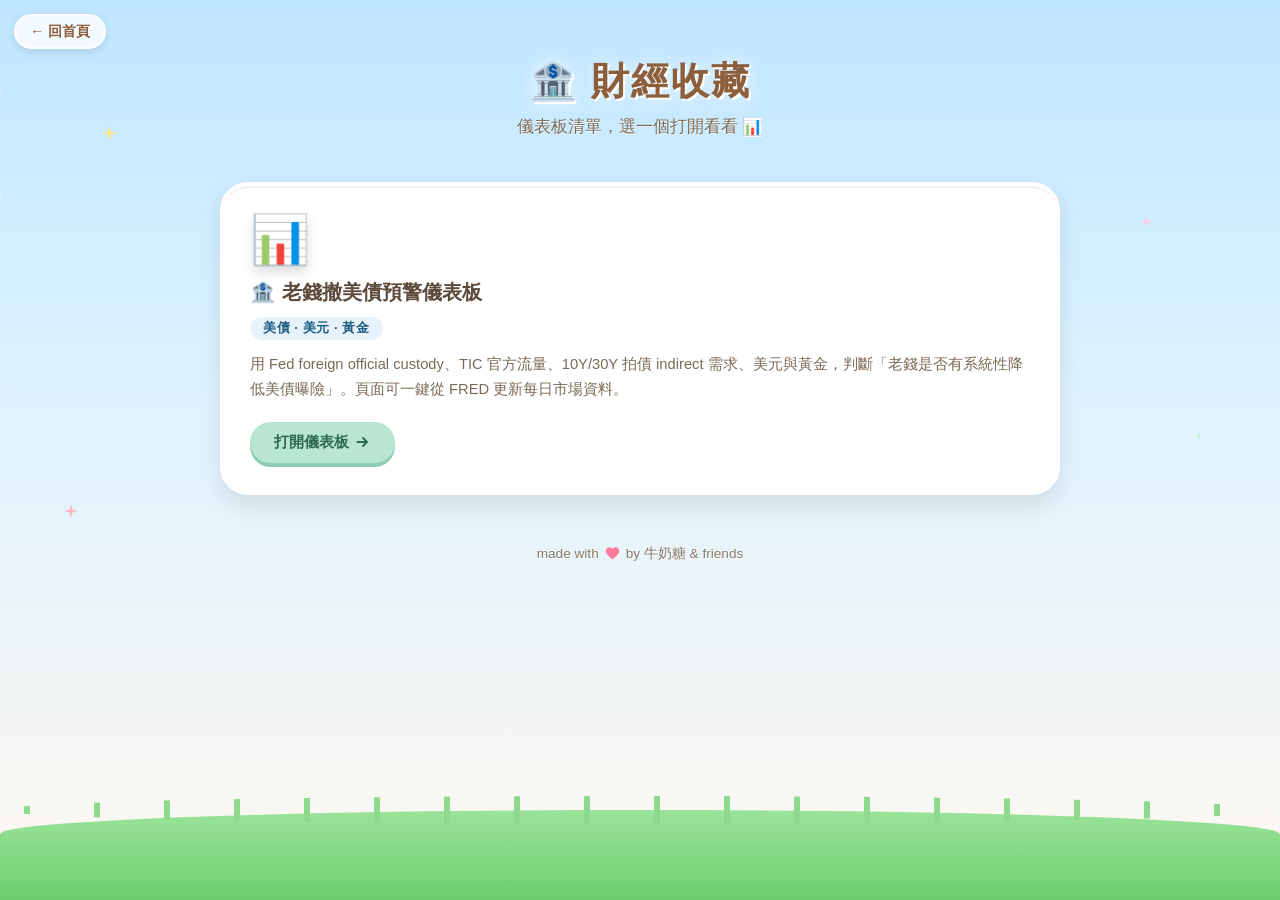
<file: finance/index.html>
<!DOCTYPE html>
<html lang="zh-Hant">
<head>
<meta charset="UTF-8">
<meta name="viewport" content="width=device-width,initial-scale=1.0">
<title>🏦 財經收藏｜儀表板清單</title>
<meta name="description" content="財經儀表板清單：老錢撤美債預警儀表板。">
<style>
  :root {
    --cream: #fff8ef;
    --pink: #ffb7c5;
    --peach: #ffd9a0;
    --mint: #b8e6d0;
    --sky: #bfe6ff;
    --brown: #8b5e3c;
    --text: #5c4a3a;
  }
  * { margin: 0; padding: 0; box-sizing: border-box; }
  body {
    font-family: "Comic Sans MS", "Chalkboard SE", "PingFang TC", "Microsoft JhengHei", "Noto Sans TC", cursive, sans-serif;
    background: linear-gradient(180deg, #bfe6ff 0%, #dff3ff 45%, var(--cream) 100%);
    min-height: 100vh;
    overflow-x: hidden;
    color: var(--text);
  }

  /* ---- floating clouds ---- */
  .cloud {
    position: fixed;
    background: #ffffffcc;
    border-radius: 999px;
    filter: blur(1px);
    animation: drift linear infinite;
    z-index: 0;
    pointer-events: none;
  }
  .cloud::before, .cloud::after {
    content: "";
    position: absolute;
    background: #ffffffcc;
    border-radius: 50%;
  }
  .cloud::before { width: 60%; height: 160%; top: -70%; left: 15%; }
  .cloud::after  { width: 45%; height: 130%; top: -40%; right: 12%; }
  .c1 { width: 120px; height: 38px; top: 8%;  animation-duration: 42s; }
  .c2 { width: 90px;  height: 28px; top: 20%; animation-duration: 55s; animation-delay: -20s; }
  .c3 { width: 150px; height: 45px; top: 40%; animation-duration: 65s; animation-delay: -40s; opacity: .7; }
  @keyframes drift {
    from { transform: translateX(-180px); }
    to   { transform: translateX(calc(100vw + 180px)); }
  }

  /* ---- twinkling stars ---- */
  .sparkle {
    position: fixed;
    width: 14px; height: 14px;
    background: #ffe98a;
    clip-path: polygon(50% 0%, 61% 39%, 100% 50%, 61% 61%, 50% 100%, 39% 61%, 0% 50%, 39% 39%);
    animation: twinkle 3s ease-in-out infinite;
    pointer-events: none;
    z-index: 0;
  }
  @keyframes twinkle {
    0%, 100% { transform: scale(.7) rotate(0deg); opacity: .45; }
    50%      { transform: scale(1.15) rotate(25deg); opacity: 1; }
  }

  /* ---- ground grass ---- */
  .ground {
    position: fixed;
    left: 0; right: 0; bottom: 0;
    height: 90px;
    background: linear-gradient(180deg, #9be39b, #6ccf6c);
    border-radius: 50% 50% 0 0 / 24px 24px 0 0;
    z-index: 0;
  }
  .ground::after {
    content: "";
    position: absolute;
    top: -14px; left: 0; right: 0;
    height: 28px;
    background: repeating-linear-gradient(90deg,
      transparent 0 24px,
      #8ed98e 24px 30px,
      transparent 30px 70px);
    border-radius: 50%;
  }

  .back {
    position: fixed;
    top: 14px; left: 14px;
    z-index: 5;
    background: #fffc;
    border: 2px solid #fff;
    border-radius: 999px;
    padding: 6px 14px;
    text-decoration: none;
    color: var(--brown);
    font-weight: bold;
    font-size: .9rem;
    box-shadow: 0 3px 10px #0000001a;
  }

  .wrap {
    position: relative;
    z-index: 1;
    max-width: 880px;
    margin: 0 auto;
    padding: 56px 20px 150px;
    text-align: center;
  }

  h1 {
    font-size: 2.4rem;
    color: var(--brown);
    text-shadow: 2px 2px 0 #fff, 0 0 18px #ffffffaa;
    margin-bottom: 8px;
    letter-spacing: 2px;
  }
  .sub {
    font-size: 1.05rem;
    color: #7a6a55;
    margin-bottom: 44px;
    text-shadow: 0 1px 0 #fff;
  }

  /* ---- item list ---- */
  .list {
    display: grid;
    grid-template-columns: repeat(auto-fit, minmax(280px, 1fr));
    gap: 30px;
    text-align: left;
  }
  .item {
    display: flex;
    flex-direction: column;
    background: #fff;
    border-radius: 28px;
    padding: 30px 26px 28px;
    text-decoration: none;
    color: var(--text);
    border: 4px solid #fff;
    outline: 3px solid transparent;
    box-shadow: 0 10px 24px #0000001a, 0 2px 0 #0000000d inset;
    transition: transform .25s ease, box-shadow .25s ease, outline-color .25s ease;
  }
  .item:hover {
    transform: translateY(-8px) rotate(-1deg);
    box-shadow: 0 18px 34px #00000026;
    outline-color: var(--mint);
  }
  .item:active { transform: translateY(-2px) scale(.98); }

  .item .badge {
    font-size: 3rem;
    line-height: 1;
    margin-bottom: 14px;
    animation: sway 3.6s ease-in-out infinite;
    filter: drop-shadow(0 6px 6px #00000022);
  }
  @keyframes sway {
    0%, 100% { transform: rotate(-6deg); }
    50%      { transform: rotate(6deg); }
  }
  .item h2 { font-size: 1.28rem; margin-bottom: 10px; line-height: 1.4; }
  .item .tag {
    display: inline-block;
    align-self: flex-start;
    font-size: .8rem;
    font-weight: bold;
    letter-spacing: .6px;
    background: #e7f3fb;
    color: #1d5b82;
    border-radius: 999px;
    padding: 3px 13px;
    margin-bottom: 12px;
  }
  .item p { font-size: .92rem; color: #7a6a55; line-height: 1.7; }

  .go {
    display: inline-flex;
    align-items: center;
    align-self: flex-start;
    gap: 6px;
    margin-top: 20px;
    background: var(--mint);
    color: #2d6a4f;
    font-weight: bold;
    padding: 10px 24px;
    border-radius: 999px;
    font-size: .95rem;
    box-shadow: 0 4px 0 #8fcdb2;
    transition: transform .15s ease;
  }
  .item:hover .go { transform: translateY(-2px); }
  .item:hover .go svg { transform: translateX(3px); }
  .go svg { transition: transform .2s ease; }

  footer {
    margin-top: 50px;
    font-size: .85rem;
    color: #8a7a68;
    text-shadow: 0 1px 0 #fff;
    display: flex;
    align-items: center;
    justify-content: center;
    gap: 6px;
  }
  footer .heart { display: inline-block; animation: bounce 1.4s ease-in-out infinite; }
  @keyframes bounce {
    0%, 100% { transform: translateY(0) rotate(0deg); }
    30%      { transform: translateY(-10px) rotate(-4deg); }
    60%      { transform: translateY(0) rotate(3deg); }
  }

  @media (max-width: 520px) {
    h1 { font-size: 1.7rem; }
    .wrap { padding-top: 56px; }
    .item .badge { font-size: 2.6rem; }
  }
</style>
</head>
<body>

  <a class="back" href="../">← 回首頁</a>

  <!-- sky decorations -->
  <div class="cloud c1" style="left:-120px"></div>
  <div class="cloud c2" style="left:-90px"></div>
  <div class="cloud c3" style="left:-150px"></div>
  <span class="sparkle" style="top:14%; left:8%;  animation-delay:0s;   background:#ffe98a"></span>
  <span class="sparkle" style="top:24%; right:10%; animation-delay:.8s; width:11px; height:11px; background:#ffd0e3"></span>
  <span class="sparkle" style="top:56%; left:5%;  animation-delay:1.6s; background:#ffb7c5"></span>
  <span class="sparkle" style="top:48%; right:6%;  animation-delay:2.2s; width:9px; height:9px; background:#c9f2d8"></span>
  <div class="ground"></div>

  <div class="wrap">
    <h1>🏦 財經收藏</h1>
    <p class="sub">儀表板清單，選一個打開看看 📊</p>

    <div class="list">

      <!-- ===== 老錢撤美債 ===== -->
      <a class="item" href="old-money-treasury-dashboard.html">
        <div class="badge" aria-hidden="true">📊</div>
        <h2>🏦 老錢撤美債預警儀表板</h2>
        <span class="tag">美債 · 美元 · 黃金</span>
        <p>用 Fed foreign official custody、TIC 官方流量、10Y/30Y 拍債 indirect 需求、美元與黃金，判斷「老錢是否有系統性降低美債曝險」。頁面可一鍵從 FRED 更新每日市場資料。</p>
        <span class="go">打開儀表板
          <svg viewBox="0 0 20 20" width="16" height="16" aria-hidden="true">
            <path d="M3 10 h12 m-5 -5 l5 5 l-5 5" stroke="currentColor" stroke-width="2.4" fill="none" stroke-linecap="round" stroke-linejoin="round"/>
          </svg>
        </span>
      </a>

    </div>

    <footer>
      made with
      <svg class="heart" viewBox="0 0 20 20" width="15" height="15" aria-hidden="true">
        <path d="M10 18 C4 13 1 9.5 1 6.5 C1 3.5 3.5 1.5 6 1.5 C7.8 1.5 9.3 2.5 10 4 C10.7 2.5 12.2 1.5 14 1.5 C16.5 1.5 19 3.5 19 6.5 C19 9.5 16 13 10 18 Z" fill="#ff7b9c"/>
      </svg>
      by 牛奶糖 &amp; friends
    </footer>
  </div>

</body>
</html>
</file>
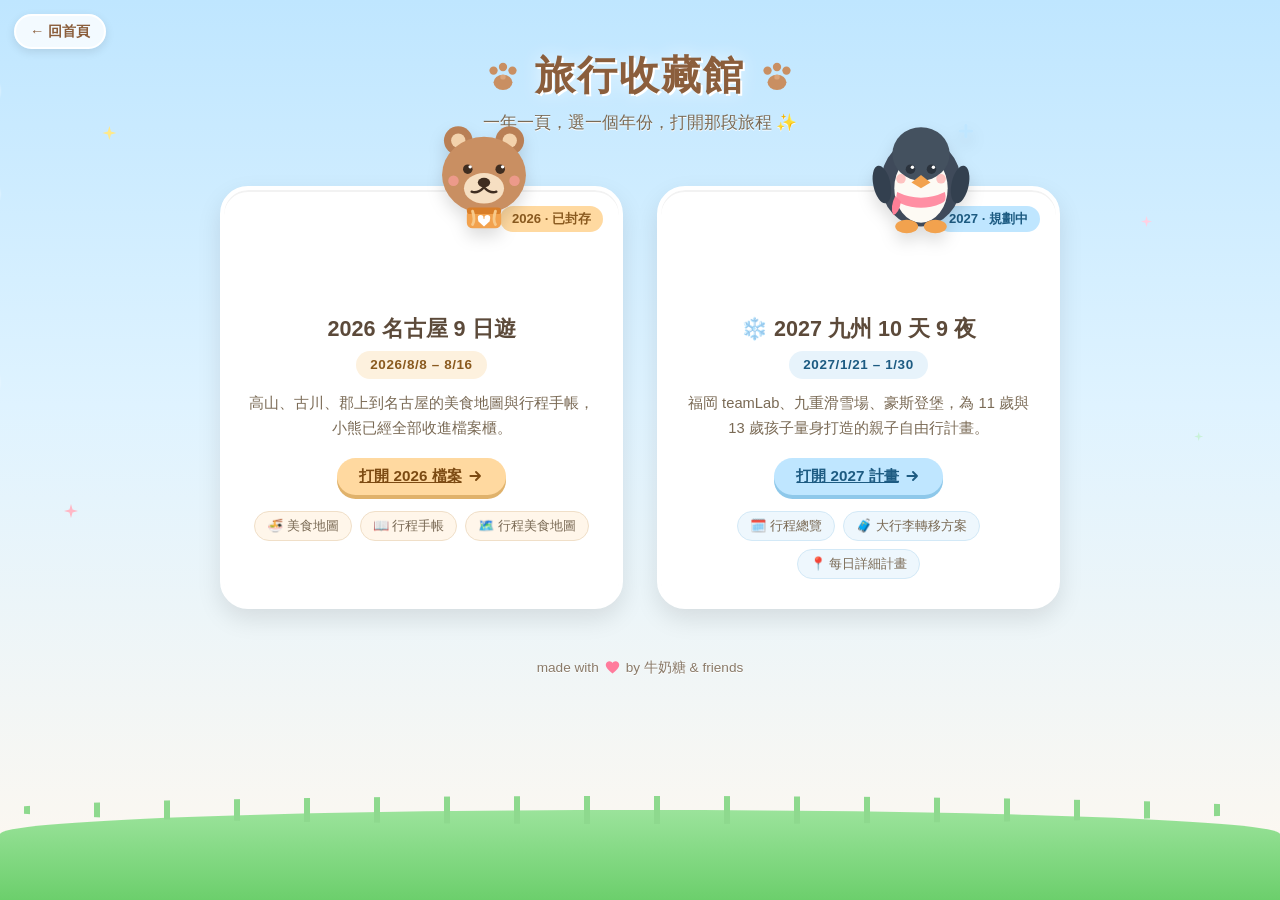
<file: travel/index.html>
<!DOCTYPE html>
<html lang="zh-Hant">
<head>
<meta charset="UTF-8">
<meta name="viewport" content="width=device-width,initial-scale=1.0">
<title>🐾 旅行收藏館｜年度旅行檔案</title>
<meta name="description" content="一年一頁的旅行檔案：2026 名古屋、2027 九州。">
<style>
  :root {
    --cream: #fff8ef;
    --pink: #ffb7c5;
    --peach: #ffd9a0;
    --mint: #b8e6d0;
    --sky: #bfe6ff;
    --brown: #8b5e3c;
    --text: #5c4a3a;
  }
  * { margin: 0; padding: 0; box-sizing: border-box; }
  body {
    font-family: "Comic Sans MS", "Chalkboard SE", "PingFang TC", "Microsoft JhengHei", "Noto Sans TC", cursive, sans-serif;
    background: linear-gradient(180deg, #bfe6ff 0%, #dff3ff 45%, var(--cream) 100%);
    min-height: 100vh;
    overflow-x: hidden;
    color: var(--text);
  }

  /* ---- floating clouds ---- */
  .cloud {
    position: fixed;
    background: #ffffffcc;
    border-radius: 999px;
    filter: blur(1px);
    animation: drift linear infinite;
    z-index: 0;
    pointer-events: none;
  }
  .cloud::before, .cloud::after {
    content: "";
    position: absolute;
    background: #ffffffcc;
    border-radius: 50%;
  }
  .cloud::before { width: 60%; height: 160%; top: -70%; left: 15%; }
  .cloud::after  { width: 45%; height: 130%; top: -40%; right: 12%; }
  .c1 { width: 120px; height: 38px; top: 8%;  animation-duration: 42s; }
  .c2 { width: 90px;  height: 28px; top: 20%; animation-duration: 55s; animation-delay: -20s; }
  .c3 { width: 150px; height: 45px; top: 40%; animation-duration: 65s; animation-delay: -40s; opacity: .7; }
  @keyframes drift {
    from { transform: translateX(-180px); }
    to   { transform: translateX(calc(100vw + 180px)); }
  }

  /* ---- twinkling stars ---- */
  .sparkle {
    position: fixed;
    width: 14px; height: 14px;
    background: #ffe98a;
    clip-path: polygon(50% 0%, 61% 39%, 100% 50%, 61% 61%, 50% 100%, 39% 61%, 0% 50%, 39% 39%);
    animation: twinkle 3s ease-in-out infinite;
    pointer-events: none;
    z-index: 0;
  }
  @keyframes twinkle {
    0%, 100% { transform: scale(.7) rotate(0deg); opacity: .45; }
    50%      { transform: scale(1.15) rotate(25deg); opacity: 1; }
  }

  /* ---- ground grass ---- */
  .ground {
    position: fixed;
    left: 0; right: 0; bottom: 0;
    height: 90px;
    background: linear-gradient(180deg, #9be39b, #6ccf6c);
    border-radius: 50% 50% 0 0 / 24px 24px 0 0;
    z-index: 0;
  }
  .ground::after {
    content: "";
    position: absolute;
    top: -14px; left: 0; right: 0;
    height: 28px;
    background: repeating-linear-gradient(90deg,
      transparent 0 24px,
      #8ed98e 24px 30px,
      transparent 30px 70px);
    border-radius: 50%;
  }

  .wrap {
    position: relative;
    z-index: 1;
    max-width: 880px;
    margin: 0 auto;
    padding: 48px 20px 140px;
    text-align: center;
  }

  h1 {
    font-size: 2.5rem;
    color: var(--brown);
    text-shadow: 2px 2px 0 #fff, 0 0 18px #ffffffaa;
    margin-bottom: 8px;
    letter-spacing: 2px;
    display: flex;
    align-items: center;
    justify-content: center;
    gap: 14px;
  }
  h1 .paw { flex: 0 0 auto; animation: bounce 2.6s ease-in-out infinite; }
  h1 .paw.flip { transform: scaleX(-1); }
  .sub {
    font-size: 1.05rem;
    color: #7a6a55;
    margin-bottom: 52px;
    text-shadow: 0 1px 0 #fff;
  }

  /* ---- year cards ---- */
  .cards {
    display: grid;
    grid-template-columns: repeat(auto-fit, minmax(280px, 1fr));
    gap: 34px;
  }
  .yearcard {
    position: relative;
    display: block;
    background: #fff;
    border-radius: 28px;
    padding: 124px 24px 26px;
    text-decoration: none;
    color: var(--text);
    border: 4px solid #fff;
    outline: 3px solid transparent;
    box-shadow: 0 10px 24px #0000001a, 0 2px 0 #0000000d inset;
    transition: transform .25s ease, box-shadow .25s ease, outline-color .25s ease;
  }
  .yearcard:hover {
    transform: translateY(-8px) rotate(-1deg);
    box-shadow: 0 18px 34px #00000026;
    outline-color: var(--pink);
  }
  .yearcard:active { transform: translateY(-2px) scale(.98); }
  .yearcard.y2027:hover { outline-color: var(--sky); }

  .yearcard .year {
    position: absolute;
    top: 16px; right: 16px;
    font-size: .82rem;
    font-weight: bold;
    padding: 4px 12px;
    border-radius: 999px;
    background: var(--peach);
    color: #8a5a1f;
  }
  .yearcard.y2027 .year { background: var(--sky); color: #1d5b82; }

  .yearcard h2 { font-size: 1.35rem; margin-bottom: 8px; line-height: 1.35; }
  .yearcard .dates {
    display: inline-block;
    font-size: .84rem;
    font-weight: bold;
    letter-spacing: .6px;
    color: #8a5a1f;
    background: #fdf1de;
    border-radius: 999px;
    padding: 3px 14px;
    margin-bottom: 12px;
  }
  .yearcard.y2027 .dates { color: #1d5b82; background: #e7f3fb; }
  .yearcard p { font-size: .92rem; color: #7a6a55; line-height: 1.65; }

  .go {
    display: inline-flex;
    align-items: center;
    gap: 6px;
    margin-top: 18px;
    background: var(--peach);
    color: #7c4a12;
    font-weight: bold;
    padding: 8px 22px;
    border-radius: 999px;
    font-size: .95rem;
    box-shadow: 0 4px 0 #e0b26b;
    transition: transform .15s ease, box-shadow .15s ease;
  }
  .yearcard.y2027 .go { background: var(--sky); color: #1d5b82; box-shadow: 0 4px 0 #8ec8ea; }
  .yearcard:hover .go { transform: translateY(-2px); }
  .yearcard:hover .go svg { transform: translateX(3px); }
  .go svg { transition: transform .2s ease; }

  /* ---- chips: quick links inside a year ---- */
  .chips {
    display: flex;
    flex-wrap: wrap;
    gap: 8px;
    justify-content: center;
    margin-top: 16px;
  }
  .chips a {
    font-size: .82rem;
    text-decoration: none;
    color: #7a6a55;
    background: #fff6ea;
    border: 1px solid #f0dfc8;
    padding: 5px 12px;
    border-radius: 999px;
    transition: background .2s ease, color .2s ease;
  }
  .chips a:hover { background: var(--mint); color: #2d6a4f; border-color: #a8dfc6; }
  .yearcard.y2027 .chips a { background: #eef7fd; border-color: #d3e9f7; }
  .yearcard.y2027 .chips a:hover { background: var(--sky); color: #1d5b82; border-color: #a5d8f2; }

  /* ---- animals ---- */
  .animal {
    position: absolute;
    top: -78px;
    left: 50%;
    width: 124px;
    height: 124px;
    filter: drop-shadow(0 8px 8px #00000022);
  }
  .animal svg { width: 100%; height: 100%; display: block; }
  .animal.bear   { animation: sway 3.6s ease-in-out infinite; }
  .animal.penguin{ animation: bounce 2.8s ease-in-out infinite; }

  @keyframes bounce {
    0%, 100% { transform: translateX(-50%) translateY(0) rotate(0deg); }
    30%      { transform: translateX(-50%) translateY(-14px) rotate(-3deg); }
    60%      { transform: translateX(-50%) translateY(0) rotate(2deg); }
  }
  @keyframes sway {
    0%, 100% { transform: translateX(-50%) rotate(-5deg); }
    50%      { transform: translateX(-50%) rotate(5deg); }
  }
  .ear, .scarf { transform-box: fill-box; }
  .ear   { animation: earwig 2.8s ease-in-out infinite; transform-origin: bottom center; }
  .scarf { animation: scarfflap 2.4s ease-in-out infinite; transform-origin: left center; }
  @keyframes earwig {
    0%, 100% { transform: rotate(0deg); }
    35%      { transform: rotate(-12deg); }
    65%      { transform: rotate(5deg); }
  }
  @keyframes scarfflap {
    0%, 100% { transform: rotate(-6deg); }
    50%      { transform: rotate(10deg); }
  }

  footer {
    margin-top: 50px;
    font-size: .85rem;
    color: #8a7a68;
    text-shadow: 0 1px 0 #fff;
    display: flex;
    align-items: center;
    justify-content: center;
    gap: 6px;
  }
  footer .heart { display: inline-block; animation: bounce 1.4s ease-in-out infinite; }

  @media (max-width: 520px) {
    h1 { font-size: 1.7rem; gap: 8px; }
    h1 .paw { width: 26px; height: 26px; }
    .animal { width: 104px; height: 104px; top: -66px; }
    .yearcard { padding-top: 104px; }
  }
</style>
</head>
<body>

  <a href="../" style="position:fixed;top:14px;left:14px;z-index:5;background:#fffc;border:2px solid #fff;border-radius:999px;padding:6px 14px;text-decoration:none;color:#8b5e3c;font-weight:bold;font-size:.9rem;box-shadow:0 3px 10px #0000001a;">← 回首頁</a>

  <!-- sky decorations -->
  <div class="cloud c1" style="left:-120px"></div>
  <div class="cloud c2" style="left:-90px"></div>
  <div class="cloud c3" style="left:-150px"></div>
  <span class="sparkle" style="top:14%; left:8%;  animation-delay:0s;   background:#ffe98a"></span>
  <span class="sparkle" style="top:24%; right:10%; animation-delay:.8s; width:11px; height:11px; background:#ffd0e3"></span>
  <span class="sparkle" style="top:56%; left:5%;  animation-delay:1.6s; background:#ffb7c5"></span>
  <span class="sparkle" style="top:48%; right:6%;  animation-delay:2.2s; width:9px; height:9px; background:#c9f2d8"></span>
  <div class="ground"></div>

  <div class="wrap">
    <h1>
      <svg class="paw" viewBox="0 0 40 40" width="36" height="36" aria-hidden="true">
        <ellipse cx="20" cy="27" rx="10.5" ry="8.5" fill="#c98f62"/>
        <circle cx="9.5" cy="14" r="4.6" fill="#c98f62"/>
        <circle cx="20" cy="10" r="4.6" fill="#c98f62"/>
        <circle cx="30.5" cy="14" r="4.6" fill="#c98f62"/>
        <circle cx="20" cy="21" r="3" fill="#e8b48c" opacity=".6"/>
      </svg>
      旅行收藏館
      <svg class="paw flip" viewBox="0 0 40 40" width="36" height="36" aria-hidden="true">
        <ellipse cx="20" cy="27" rx="10.5" ry="8.5" fill="#c98f62"/>
        <circle cx="9.5" cy="14" r="4.6" fill="#c98f62"/>
        <circle cx="20" cy="10" r="4.6" fill="#c98f62"/>
        <circle cx="30.5" cy="14" r="4.6" fill="#c98f62"/>
        <circle cx="20" cy="21" r="3" fill="#e8b48c" opacity=".6"/>
      </svg>
    </h1>
    <p class="sub">一年一頁，選一個年份，打開那段旅程 ✨</p>

    <div class="cards">

      <!-- ===== 2026（已封存） ===== -->
      <div class="yearcard y2026">
        <span class="year">2026 · 已封存</span>
        <div class="animal bear" aria-hidden="true">
          <svg viewBox="0 0 130 130">
            <g class="ear">
              <circle cx="38" cy="30" r="15" fill="#b97f55"/>
              <circle cx="38" cy="30" r="7.5" fill="#f3d2ac"/>
            </g>
            <g class="ear">
              <circle cx="92" cy="30" r="15" fill="#b97f55"/>
              <circle cx="92" cy="30" r="7.5" fill="#f3d2ac"/>
            </g>
            <ellipse cx="65" cy="66" rx="44" ry="40" fill="#c98f62"/>
            <ellipse cx="65" cy="80" rx="21" ry="16" fill="#f6dfc2"/>
            <circle cx="48" cy="60" r="5" fill="#3f2d20"/>
            <circle cx="82" cy="60" r="5" fill="#3f2d20"/>
            <circle cx="50.5" cy="57.5" r="1.8" fill="#fff"/>
            <circle cx="84.5" cy="57.5" r="1.8" fill="#fff"/>
            <ellipse cx="65" cy="74" rx="6.5" ry="5" fill="#3f2d20"/>
            <path d="M65 79 q-7 7 -13 4.5" stroke="#3f2d20" stroke-width="2.4" fill="none" stroke-linecap="round"/>
            <path d="M65 79 q7 7 13 4.5" stroke="#3f2d20" stroke-width="2.4" fill="none" stroke-linecap="round"/>
            <circle cx="33" cy="72" r="5.5" fill="#ff9f9f" opacity=".65"/>
            <circle cx="97" cy="72" r="5.5" fill="#ff9f9f" opacity=".65"/>
            <g>
              <rect x="47" y="102" width="36" height="20" rx="6" fill="#f2a24e"/>
              <rect x="47" y="100" width="36" height="7" rx="3.5" fill="#d97f2a"/>
              <path d="M53 104 q3 9 0 14" stroke="#f7c98a" stroke-width="3" fill="none" stroke-linecap="round"/>
              <path d="M77 104 q-3 9 0 14" stroke="#f7c98a" stroke-width="3" fill="none" stroke-linecap="round"/>
              <g transform="translate(65,113)">
                <circle cx="-3.5" cy="-2" r="3" fill="#fff"/>
                <circle cx="3.5" cy="-2" r="3" fill="#fff"/>
                <path d="M-6 -1 L6 -1 L6 1.5 L0 7 L-6 1.5 Z" fill="#fff"/>
              </g>
            </g>
          </svg>
        </div>
        <h2>2026 名古屋 9 日遊</h2>
        <p class="dates">2026/8/8 – 8/16</p>
        <p>高山、古川、郡上到名古屋的美食地圖與行程手帳，小熊已經全部收進檔案櫃。</p>
        <a class="go" href="../2026/">打開 2026 檔案
          <svg viewBox="0 0 20 20" width="16" height="16" aria-hidden="true">
            <path d="M3 10 h12 m-5 -5 l5 5 l-5 5" stroke="currentColor" stroke-width="2.4" fill="none" stroke-linecap="round" stroke-linejoin="round"/>
          </svg>
        </a>
        <div class="chips">
          <a href="../2026/plan/food-map.html">🍜 美食地圖</a>
          <a href="../2026/ref/2026%E5%90%8D%E5%8F%A4%E5%B1%8B10%E6%97%A5%E9%81%8A(%E8%A1%8C%E7%A8%8B-%E7%84%A1%E6%A8%82%E9%AB%98%E6%94%BB%E7%95%A5).html">📖 行程手帳</a>
          <a href="../2026/ref/10%E6%97%A5%E9%81%8A%E8%A1%8C%E7%A8%8B-%E7%BE%8E%E9%A3%9F%E5%9C%B0%E5%9C%96.html">🗺️ 行程美食地圖</a>
        </div>
      </div>

      <!-- ===== 2027（新計畫） ===== -->
      <div class="yearcard y2027">
        <span class="year">2027 · 規劃中</span>
        <div class="animal penguin" aria-hidden="true">
          <svg viewBox="0 0 130 130">
            <!-- body -->
            <ellipse cx="65" cy="74" rx="42" ry="46" fill="#3f4a5a"/>
            <ellipse cx="65" cy="80" rx="28" ry="36" fill="#fdfaf4"/>
            <!-- wings -->
            <ellipse cx="24" cy="76" rx="9" ry="20" fill="#33404f" transform="rotate(-12 24 76)"/>
            <ellipse cx="106" cy="76" rx="9" ry="20" fill="#33404f" transform="rotate(12 106 76)"/>
            <!-- head highlight -->
            <ellipse cx="65" cy="44" rx="30" ry="28" fill="#44515f"/>
            <!-- eyes -->
            <circle cx="54" cy="60" r="5" fill="#2b333d"/>
            <circle cx="76" cy="60" r="5" fill="#2b333d"/>
            <circle cx="56" cy="58" r="1.8" fill="#fff"/>
            <circle cx="78" cy="58" r="1.8" fill="#fff"/>
            <!-- beak -->
            <path d="M65 66 L75 74 L65 80 L55 74 Z" fill="#f2a24e"/>
            <!-- blush -->
            <circle cx="44" cy="70" r="5" fill="#ff9f9f" opacity=".6"/>
            <circle cx="86" cy="70" r="5" fill="#ff9f9f" opacity=".6"/>
            <!-- scarf -->
            <g class="scarf">
              <path d="M40 84 q25 12 50 0 q3 10 -4 12 q-21 9 -42 0 q-7 -2 -4 -12 Z" fill="#ff8fa3"/>
              <path d="M38 88 q-6 12 -2 20 q6 -2 8 -14 Z" fill="#ff7f96"/>
            </g>
            <!-- feet -->
            <ellipse cx="50" cy="120" rx="12" ry="7" fill="#f2a24e"/>
            <ellipse cx="80" cy="120" rx="12" ry="7" fill="#f2a24e"/>
            <!-- snowflake -->
            <g stroke="#bfe6ff" stroke-width="3" stroke-linecap="round">
              <line x1="112" y1="14" x2="112" y2="26"/>
              <line x1="106" y1="20" x2="118" y2="20"/>
            </g>
          </svg>
        </div>
        <h2>❄️ 2027 九州 10 天 9 夜</h2>
        <p class="dates">2027/1/21 – 1/30</p>
        <p>福岡 teamLab、九重滑雪場、豪斯登堡，為 11 歲與 13 歲孩子量身打造的親子自由行計畫。</p>
        <a class="go" href="../2027/">打開 2027 計畫
          <svg viewBox="0 0 20 20" width="16" height="16" aria-hidden="true">
            <path d="M3 10 h12 m-5 -5 l5 5 l-5 5" stroke="currentColor" stroke-width="2.4" fill="none" stroke-linecap="round" stroke-linejoin="round"/>
          </svg>
        </a>
        <div class="chips">
          <a href="../2027/#overview">🗓️ 行程總覽</a>
          <a href="../2027/#luggage">🧳 大行李轉移方案</a>
          <a href="../2027/#daily">📍 每日詳細計畫</a>
        </div>
      </div>

    </div>

    <footer>
      made with
      <svg class="heart" viewBox="0 0 20 20" width="15" height="15" aria-hidden="true">
        <path d="M10 18 C4 13 1 9.5 1 6.5 C1 3.5 3.5 1.5 6 1.5 C7.8 1.5 9.3 2.5 10 4 C10.7 2.5 12.2 1.5 14 1.5 C16.5 1.5 19 3.5 19 6.5 C19 9.5 16 13 10 18 Z" fill="#ff7b9c"/>
      </svg>
      by 牛奶糖 &amp; friends
    </footer>
  </div>

</body>
</html>
</file>
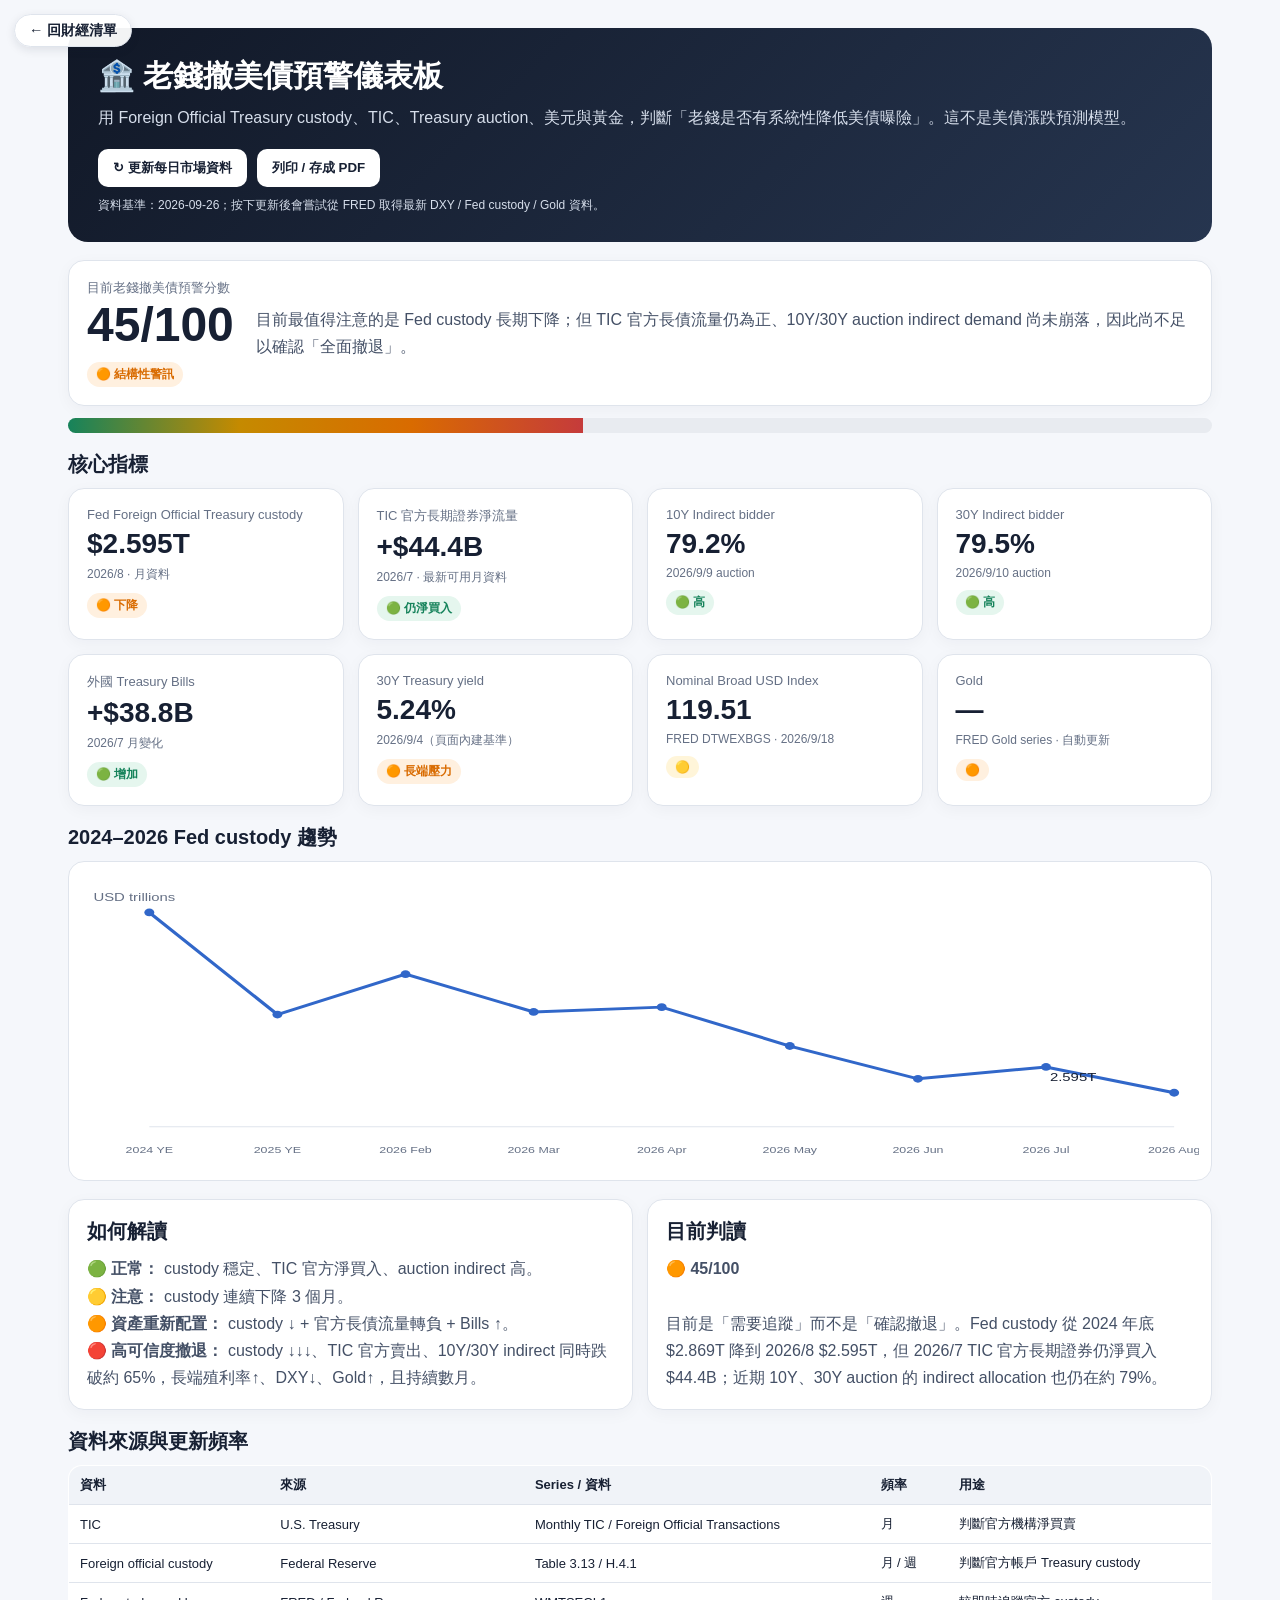
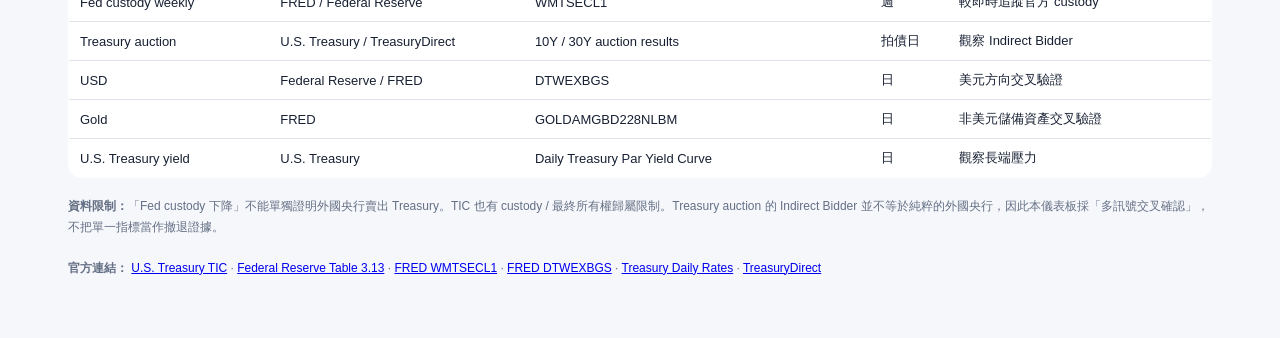
<file: finance/old-money-treasury-dashboard.html>
<!doctype html>
<html lang="zh-Hant">
<head>
<meta charset="utf-8">
<meta name="viewport" content="width=device-width,initial-scale=1">
<title>🏦 老錢撤美債預警儀表板</title>
<style>
:root{--bg:#f5f7fb;--card:#fff;--ink:#172033;--muted:#657085;--line:#dfe4ec;--green:#16835b;--yellow:#c58a00;--orange:#d96b00;--red:#c53b3b;--blue:#3167c9}
*{box-sizing:border-box}body{margin:0;background:var(--bg);color:var(--ink);font-family:-apple-system,BlinkMacSystemFont,"Segoe UI","Noto Sans TC",sans-serif}
main{max-width:1180px;margin:auto;padding:28px 18px 60px}.hero{background:linear-gradient(135deg,#111827,#26354f);color:white;border-radius:20px;padding:28px 30px;margin-bottom:18px}
h1{margin:0 0 8px;font-size:30px}.subtitle{color:#d6deeb;line-height:1.65}.bar{display:flex;gap:10px;flex-wrap:wrap;margin-top:18px}
button{border:0;border-radius:10px;padding:10px 15px;background:#fff;color:#172033;font-weight:700;cursor:pointer}.small{font-size:12px;color:#d6deeb;margin-top:10px}
.grid{display:grid;grid-template-columns:repeat(4,1fr);gap:14px}.card{background:var(--card);border:1px solid var(--line);border-radius:16px;padding:18px;box-shadow:0 4px 16px #1720330a}.label{font-size:13px;color:var(--muted)}.value{font-size:28px;font-weight:800;margin:6px 0}.meta{font-size:12px;color:var(--muted)}.signal{display:inline-block;margin-top:10px;padding:4px 9px;border-radius:999px;font-size:12px;font-weight:800}.green{background:#e5f6ee;color:var(--green)}.yellow{background:#fff5d9;color:var(--yellow)}.orange{background:#fff0df;color:var(--orange)}.red{background:#fde8e8;color:var(--red)}
section{margin-top:18px}.section-title{font-size:20px;font-weight:800;margin:0 0 10px}.chart{width:100%;height:320px;background:#fff;border:1px solid var(--line);border-radius:16px;padding:12px}.chart svg{width:100%;height:100%}
.two{display:grid;grid-template-columns:1fr 1fr;gap:14px}.note{line-height:1.7;color:#445066}.score{font-size:48px;font-weight:900}.scorebox{display:flex;align-items:center;gap:22px}.meter{height:15px;background:#e8ebf0;border-radius:99px;overflow:hidden;margin:12px 0}.meter>div{height:100%;width:45%;background:linear-gradient(90deg,#16835b,#c58a00,#d96b00,#c53b3b)}
table{width:100%;border-collapse:collapse;background:#fff;border:1px solid var(--line);border-radius:14px;overflow:hidden}th,td{padding:10px 11px;border-bottom:1px solid var(--line);text-align:left;font-size:13px}th{background:#f0f3f8}.footer{font-size:12px;color:var(--muted);line-height:1.7}
@media(max-width:850px){.grid{grid-template-columns:repeat(2,1fr)}.two{grid-template-columns:1fr}}@media(max-width:520px){.grid{grid-template-columns:1fr}.hero{padding:22px}.value{font-size:24px}}
</style>
</head>
<body>
<a href="./" style="position:fixed;top:14px;left:14px;z-index:9;background:#fffffff2;border:1px solid #dfe4ec;border-radius:999px;padding:6px 14px;text-decoration:none;color:#172033;font-weight:700;font-size:.9rem;box-shadow:0 3px 10px #1720331a;">← 回財經清單</a>
<main>
<div class="hero">
<h1>🏦 老錢撤美債預警儀表板</h1>
<div class="subtitle">用 Foreign Official Treasury custody、TIC、Treasury auction、美元與黃金，判斷「老錢是否有系統性降低美債曝險」。這不是美債漲跌預測模型。</div>
<div class="bar"><button onclick="refreshLive()">↻ 更新每日市場資料</button><button onclick="window.print()">列印 / 存成 PDF</button></div>
<div class="small" id="updated">資料基準：2026-09-26；按下更新後會嘗試從 FRED 取得最新 DXY / Fed custody / Gold 資料。</div>
</div>

<section>
<div class="card scorebox">
<div><div class="label">目前老錢撤美債預警分數</div><div class="score" id="score">45/100</div><span class="signal orange">🟠 結構性警訊</span></div>
<div class="note">目前最值得注意的是 Fed custody 長期下降；但 TIC 官方長債流量仍為正、10Y/30Y auction indirect demand 尚未崩落，因此尚不足以確認「全面撤退」。</div>
</div>
<div class="meter"><div id="meter"></div></div>
</section>

<section>
<div class="section-title">核心指標</div>
<div class="grid">
<div class="card"><div class="label">Fed Foreign Official Treasury custody</div><div class="value" id="custody">$2.595T</div><div class="meta" id="custodyMeta">2026/8 · 月資料</div><span class="signal orange">🟠 下降</span></div>
<div class="card"><div class="label">TIC 官方長期證券淨流量</div><div class="value">+$44.4B</div><div class="meta">2026/7 · 最新可用月資料</div><span class="signal green">🟢 仍淨買入</span></div>
<div class="card"><div class="label">10Y Indirect bidder</div><div class="value">79.2%</div><div class="meta">2026/9/9 auction</div><span class="signal green">🟢 高</span></div>
<div class="card"><div class="label">30Y Indirect bidder</div><div class="value">79.5%</div><div class="meta">2026/9/10 auction</div><span class="signal green">🟢 高</span></div>
<div class="card"><div class="label">外國 Treasury Bills</div><div class="value">+$38.8B</div><div class="meta">2026/7 月變化</div><span class="signal green">🟢 增加</span></div>
<div class="card"><div class="label">30Y Treasury yield</div><div class="value">5.24%</div><div class="meta">2026/9/4（頁面內建基準）</div><span class="signal orange">🟠 長端壓力</span></div>
<div class="card"><div class="label">Nominal Broad USD Index</div><div class="value" id="dxy">119.51</div><div class="meta" id="dxyMeta">FRED DTWEXBGS · 2026/9/18</div><span class="signal yellow">🟡</span></div>
<div class="card"><div class="label">Gold</div><div class="value" id="gold">—</div><div class="meta" id="goldMeta">FRED Gold series · 自動更新</div><span class="signal orange">🟠</span></div>
</div>
</section>

<section>
<div class="section-title">2024–2026 Fed custody 趨勢</div>
<div class="chart"><svg id="custodyChart" viewBox="0 0 900 300" preserveAspectRatio="none"></svg></div>
</section>

<section>
<div class="two">
<div class="card"><div class="section-title">如何解讀</div>
<div class="note">
<b>🟢 正常：</b> custody 穩定、TIC 官方淨買入、auction indirect 高。<br>
<b>🟡 注意：</b> custody 連續下降 3 個月。<br>
<b>🟠 資產重新配置：</b> custody ↓ + 官方長債流量轉負 + Bills ↑。<br>
<b>🔴 高可信度撤退：</b> custody ↓↓↓、TIC 官方賣出、10Y/30Y indirect 同時跌破約 65%，長端殖利率↑、DXY↓、Gold↑，且持續數月。
</div></div>
<div class="card"><div class="section-title">目前判讀</div>
<div class="note"><b>🟠 45/100</b><br><br>
目前是「需要追蹤」而不是「確認撤退」。Fed custody 從 2024 年底 $2.869T 降到 2026/8 $2.595T，但 2026/7 TIC 官方長期證券仍淨買入 $44.4B；近期 10Y、30Y auction 的 indirect allocation 也仍在約 79%。</div></div>
</div>
</section>

<section>
<div class="section-title">資料來源與更新頻率</div>
<table>
<thead><tr><th>資料</th><th>來源</th><th>Series / 資料</th><th>頻率</th><th>用途</th></tr></thead>
<tbody>
<tr><td>TIC</td><td>U.S. Treasury</td><td>Monthly TIC / Foreign Official Transactions</td><td>月</td><td>判斷官方機構淨買賣</td></tr>
<tr><td>Foreign official custody</td><td>Federal Reserve</td><td>Table 3.13 / H.4.1</td><td>月 / 週</td><td>判斷官方帳戶 Treasury custody</td></tr>
<tr><td>Fed custody weekly</td><td>FRED / Federal Reserve</td><td>WMTSECL1</td><td>週</td><td>較即時追蹤官方 custody</td></tr>
<tr><td>Treasury auction</td><td>U.S. Treasury / TreasuryDirect</td><td>10Y / 30Y auction results</td><td>拍債日</td><td>觀察 Indirect Bidder</td></tr>
<tr><td>USD</td><td>Federal Reserve / FRED</td><td>DTWEXBGS</td><td>日</td><td>美元方向交叉驗證</td></tr>
<tr><td>Gold</td><td>FRED</td><td>GOLDAMGBD228NLBM</td><td>日</td><td>非美元儲備資產交叉驗證</td></tr>
<tr><td>U.S. Treasury yield</td><td>U.S. Treasury</td><td>Daily Treasury Par Yield Curve</td><td>日</td><td>觀察長端壓力</td></tr>
</tbody>
</table>
</section>

<section class="footer">
<b>資料限制：</b>「Fed custody 下降」不能單獨證明外國央行賣出 Treasury。TIC 也有 custody / 最終所有權歸屬限制。Treasury auction 的 Indirect Bidder 並不等於純粹的外國央行，因此本儀表板採「多訊號交叉確認」，不把單一指標當作撤退證據。<br><br>
<b>官方連結：</b>
<a href="https://home.treasury.gov/data/treasury-international-capital-tic-system" target="_blank">U.S. Treasury TIC</a> ·
<a href="https://www.federalreserve.gov/data/intlsumm/forassets20260930.htm" target="_blank">Federal Reserve Table 3.13</a> ·
<a href="https://fred.stlouisfed.org/series/WMTSECL1" target="_blank">FRED WMTSECL1</a> ·
<a href="https://fred.stlouisfed.org/series/DTWEXBGS" target="_blank">FRED DTWEXBGS</a> ·
<a href="https://home.treasury.gov/resource-center/data-chart-center/interest-rates/TextView" target="_blank">Treasury Daily Rates</a> ·
<a href="https://www.treasurydirect.gov/" target="_blank">TreasuryDirect</a>
</section>
</main>

<script>
const custody=[["2024 YE",2.869385],["2025 YE",2.713888],["2026 Feb",2.775373],["2026 Mar",2.717909],["2026 Apr",2.725241],["2026 May",2.665990],["2026 Jun",2.616059],["2026 Jul",2.634150],["2026 Aug",2.594865]];
function lineChart(id, data){
 const s=document.getElementById(id), W=900,H=300,p={l:55,r:20,t:20,b:42};
 const vals=data.map(x=>x[1]), min=Math.min(...vals)*.98,max=Math.max(...vals)*1.01;
 const x=i=>p.l+i*(W-p.l-p.r)/(data.length-1), y=v=>p.t+(max-v)*(H-p.t-p.b)/(max-min);
 let out=`<rect width="900" height="300" fill="white"/><line x1="${p.l}" y1="${H-p.b}" x2="${W-p.r}" y2="${H-p.b}" stroke="#dfe4ec"/>`;
 out+=`<text x="10" y="28" font-size="12" fill="#657085">USD trillions</text>`;
 let pts=data.map((d,i)=>`${x(i)},${y(d[1])}`).join(" ");
 out+=`<polyline points="${pts}" fill="none" stroke="#3167c9" stroke-width="3"/>`;
 data.forEach((d,i)=>{out+=`<circle cx="${x(i)}" cy="${y(d[1])}" r="4" fill="#3167c9"/><text x="${x(i)}" y="${H-15}" text-anchor="middle" font-size="10" fill="#657085">${d[0]}</text>`});
 out+=`<text x="${W-120}" y="${y(vals.at(-1))-12}" font-size="12" fill="#172033">${vals.at(-1).toFixed(3)}T</text>`;
 s.innerHTML=out;
}
lineChart("custodyChart",custody);

async function fred(series){
 const url=`https://fred.stlouisfed.org/graph/fredgraph.csv?id=${series}`;
 const r=await fetch(url,{cache:"no-store"}); if(!r.ok) throw Error(series);
 const t=await r.text(), rows=t.trim().split(/\r?\n/).slice(1);
 for(let i=rows.length-1;i>=0;i--){let a=rows[i].split(","); let v=parseFloat(a[1]); if(Number.isFinite(v)) return {date:a[0],value:v};}
 throw Error(series);
}
async function refreshLive(){
 document.getElementById("updated").textContent="正在更新 FRED 每日/每週資料…";
 try{const d=await fred("DTWEXBGS");document.getElementById("dxy").textContent=d.value.toFixed(2);document.getElementById("dxyMeta").textContent=`FRED DTWEXBGS · ${d.date}`;}catch(e){}
 try{const g=await fred("GOLDAMGBD228NLBM");document.getElementById("gold").textContent="$"+g.value.toFixed(2);document.getElementById("goldMeta").textContent=`FRED GOLDAMGBD228NLBM · ${g.date}`;}catch(e){document.getElementById("gold").textContent="需連線";}
 try{const c=await fred("WMTSECL1");document.getElementById("custody").textContent="$"+(c.value/1e6).toFixed(3)+"T";document.getElementById("custodyMeta").textContent=`FRED WMTSECL1 · ${c.date} · 週資料`;}catch(e){}
 document.getElementById("updated").textContent="最後嘗試更新："+new Date().toLocaleString("zh-TW");
}
</script>
</body>
</html>
</file>
